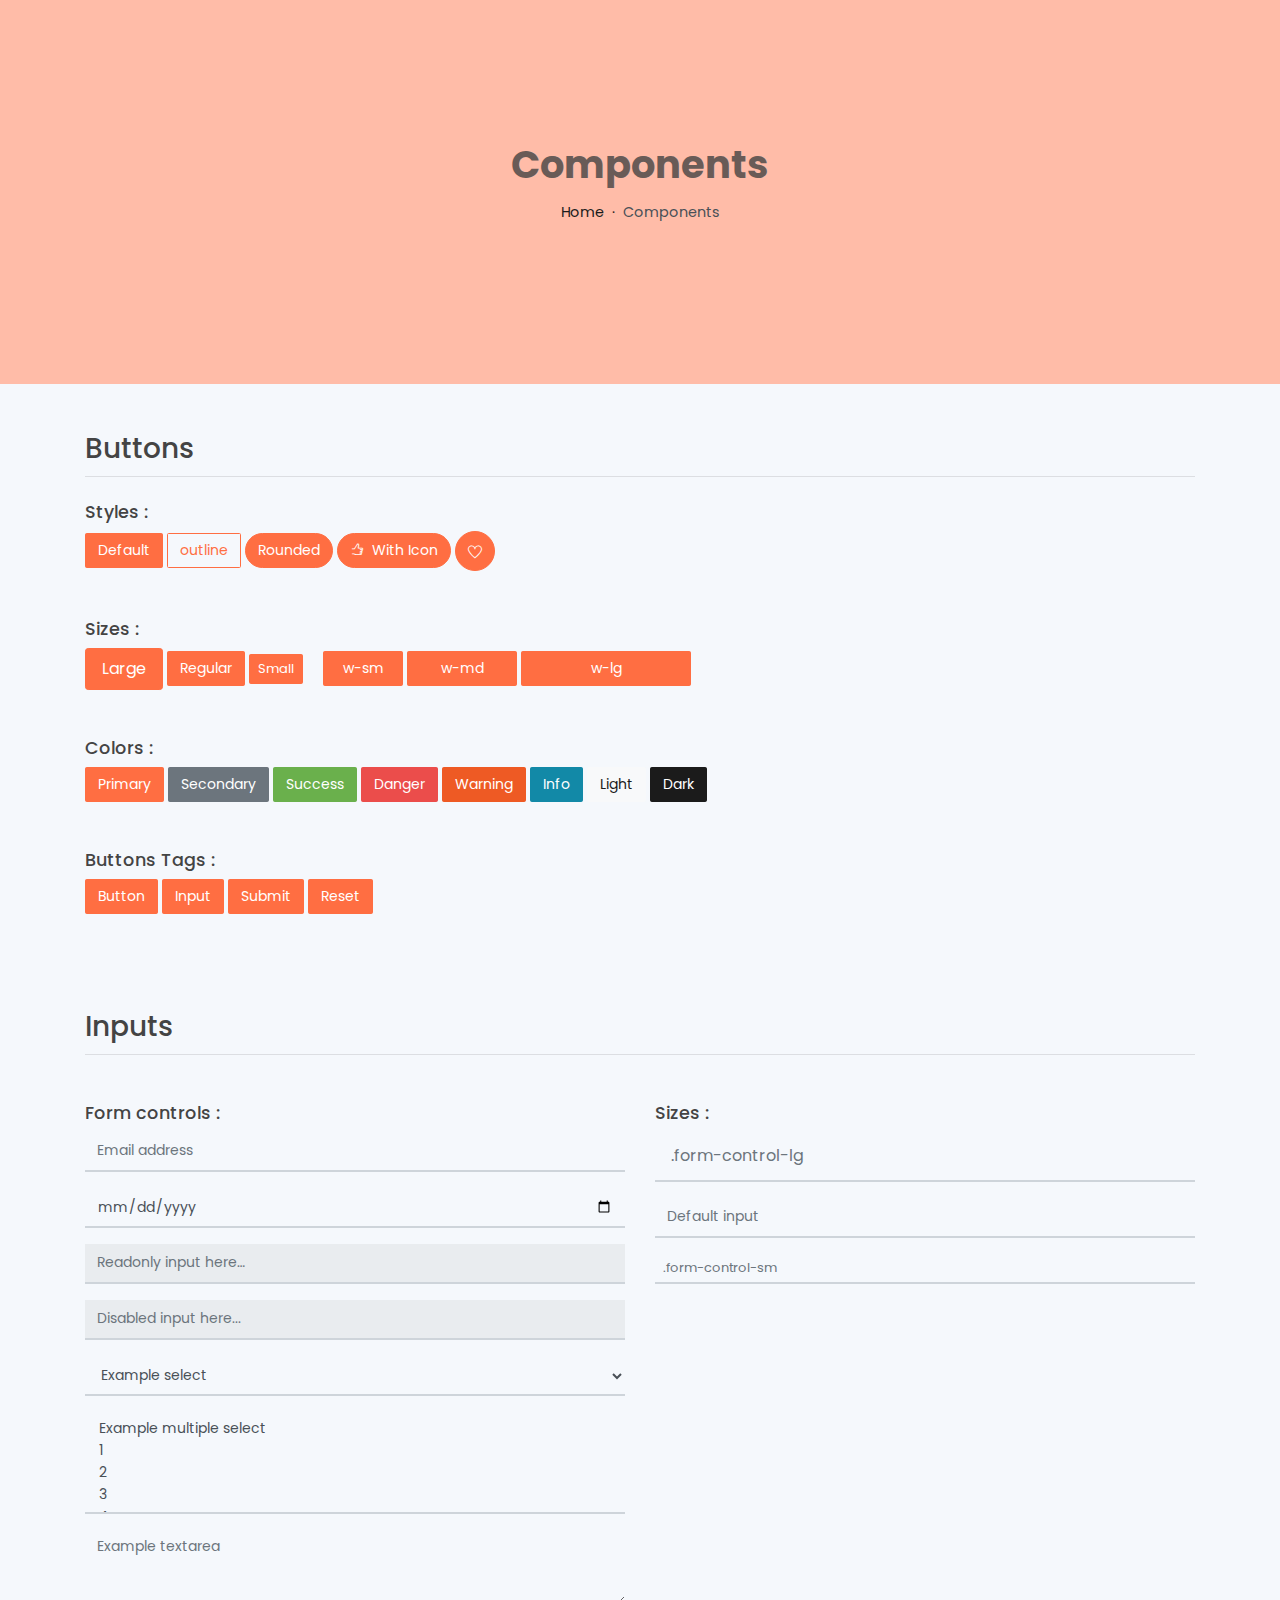
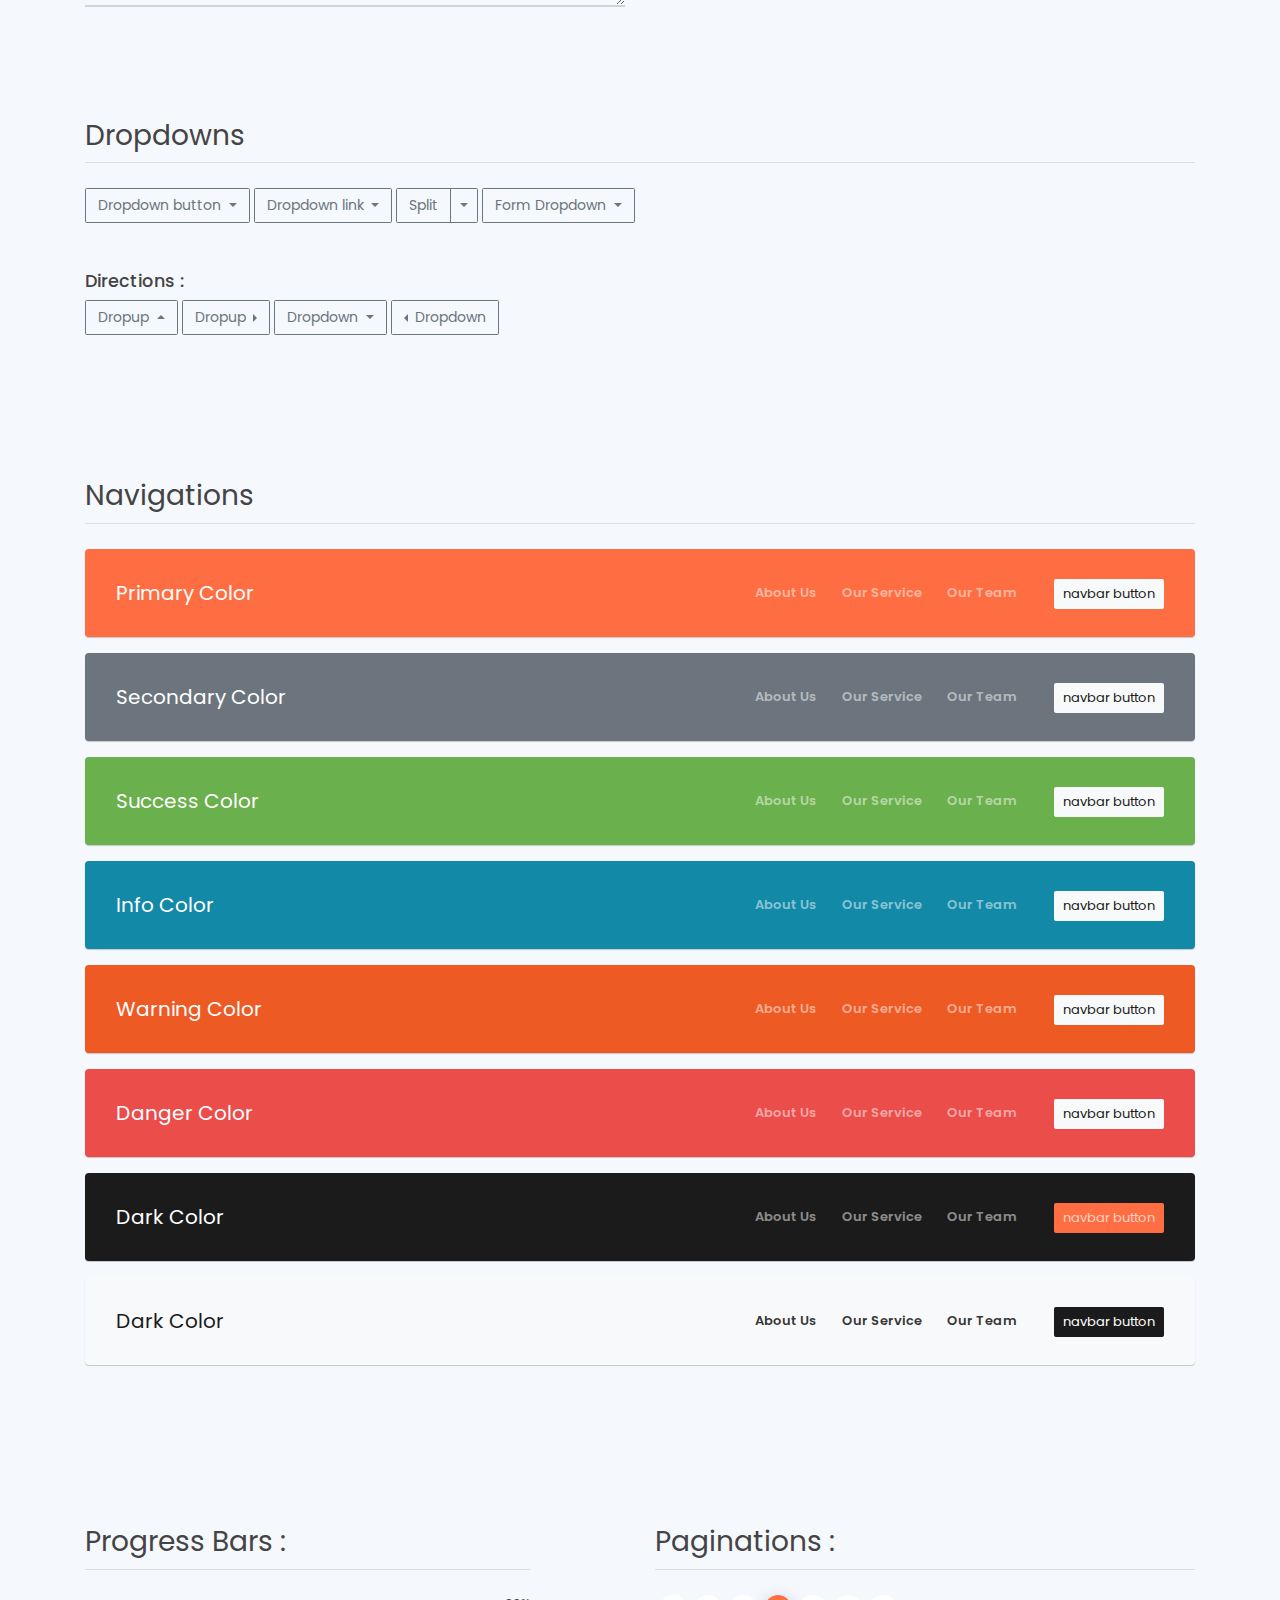
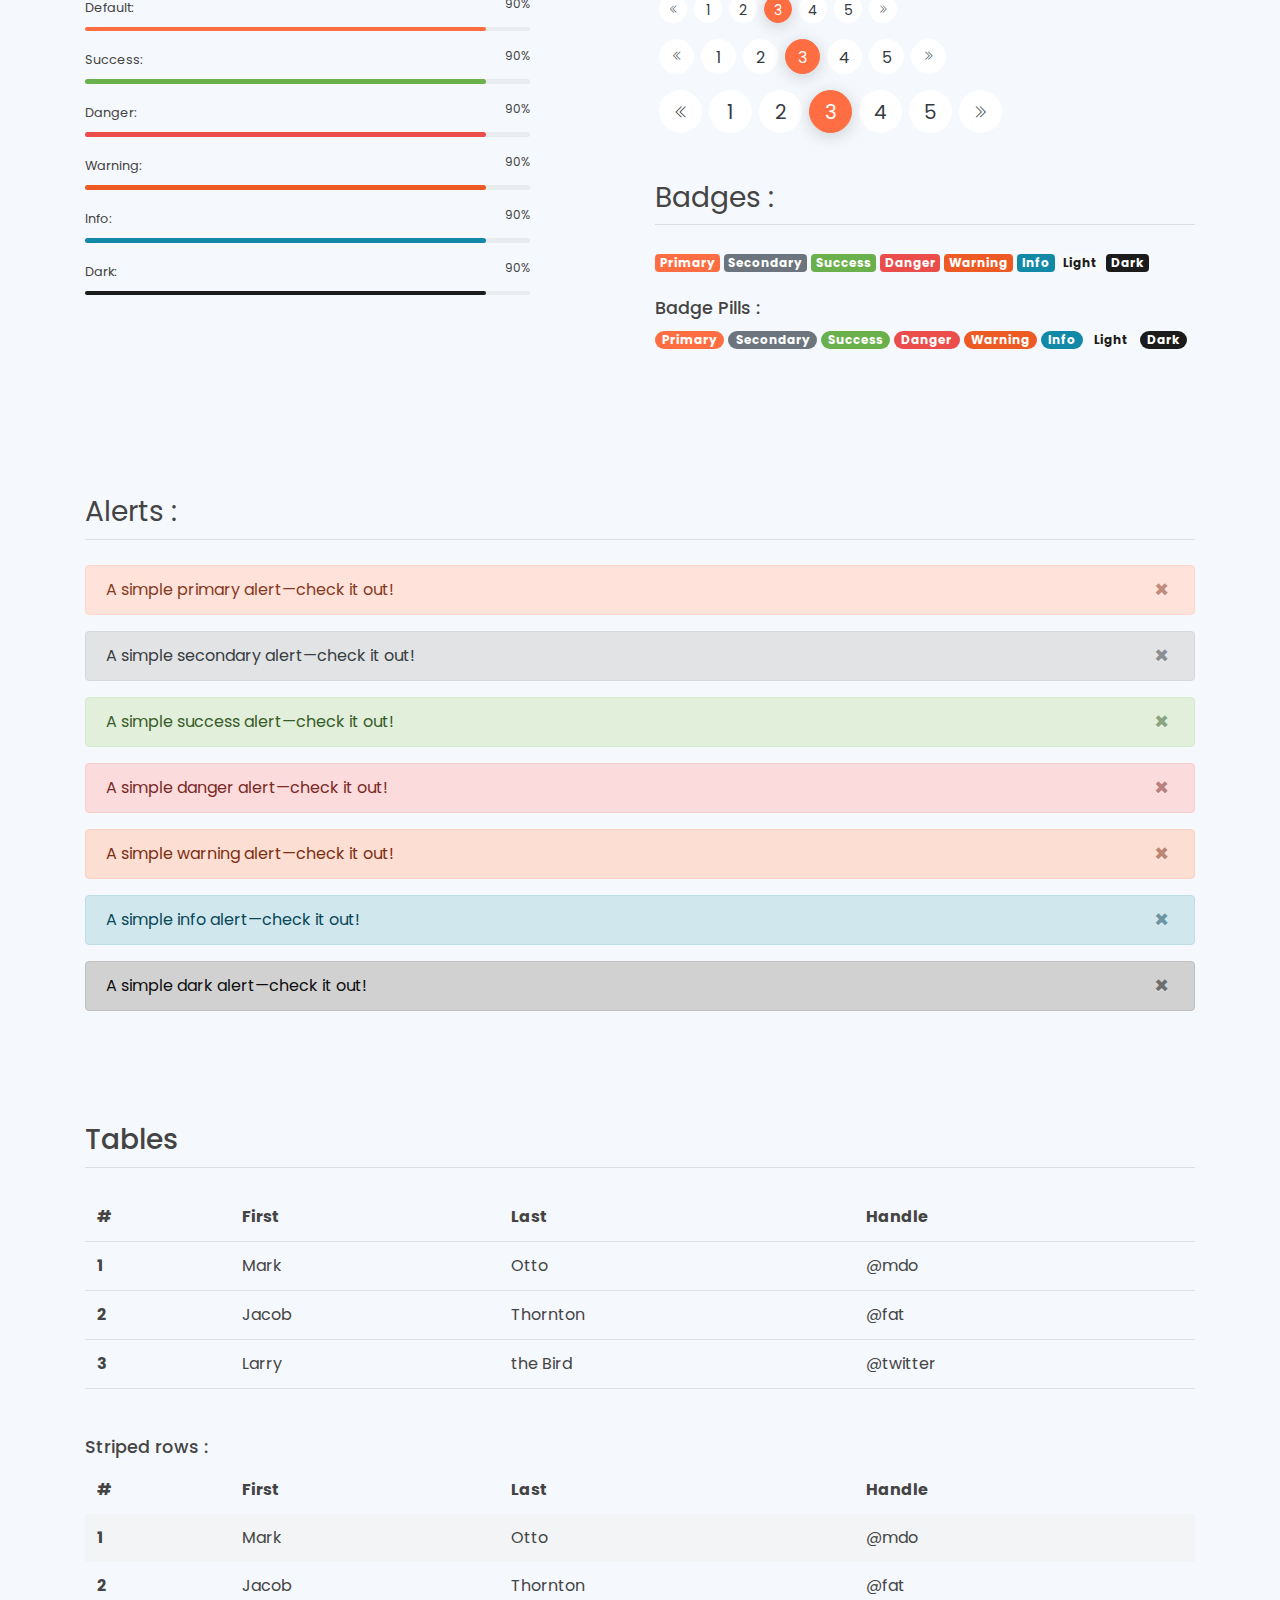
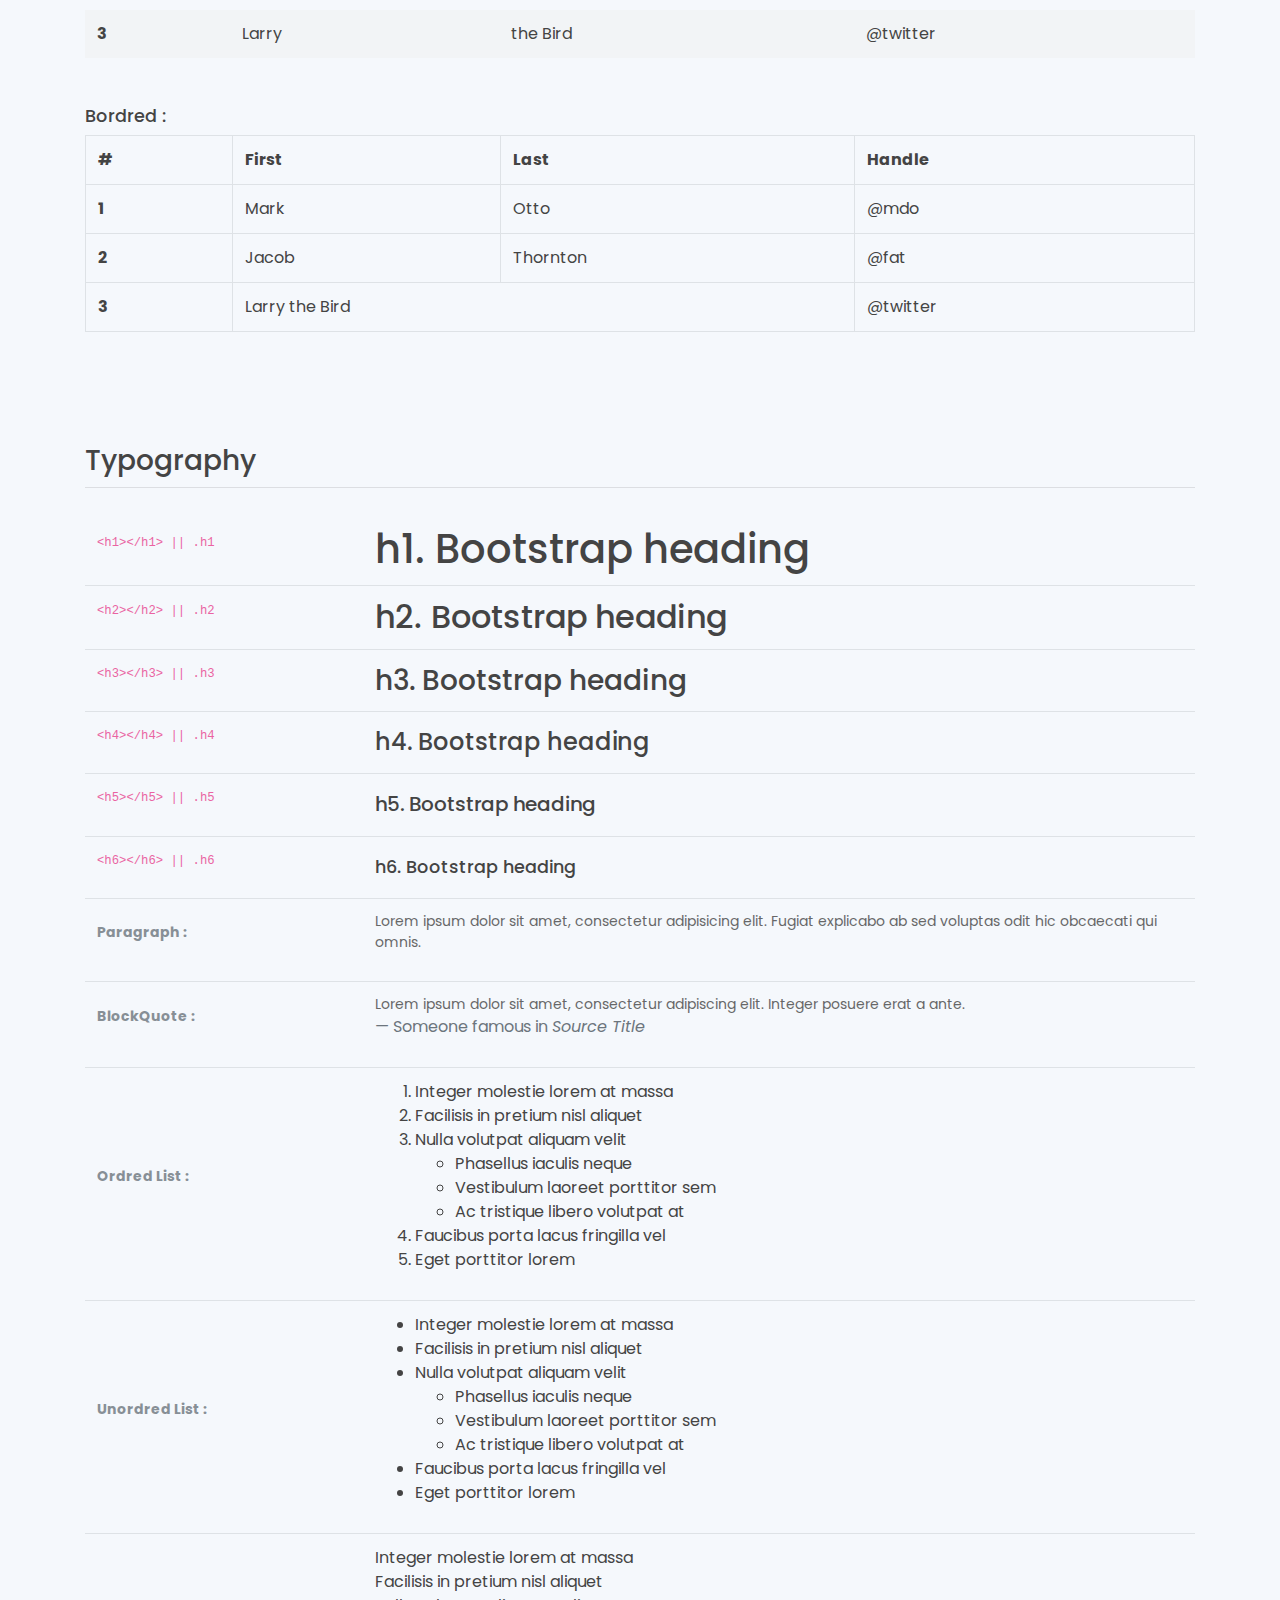
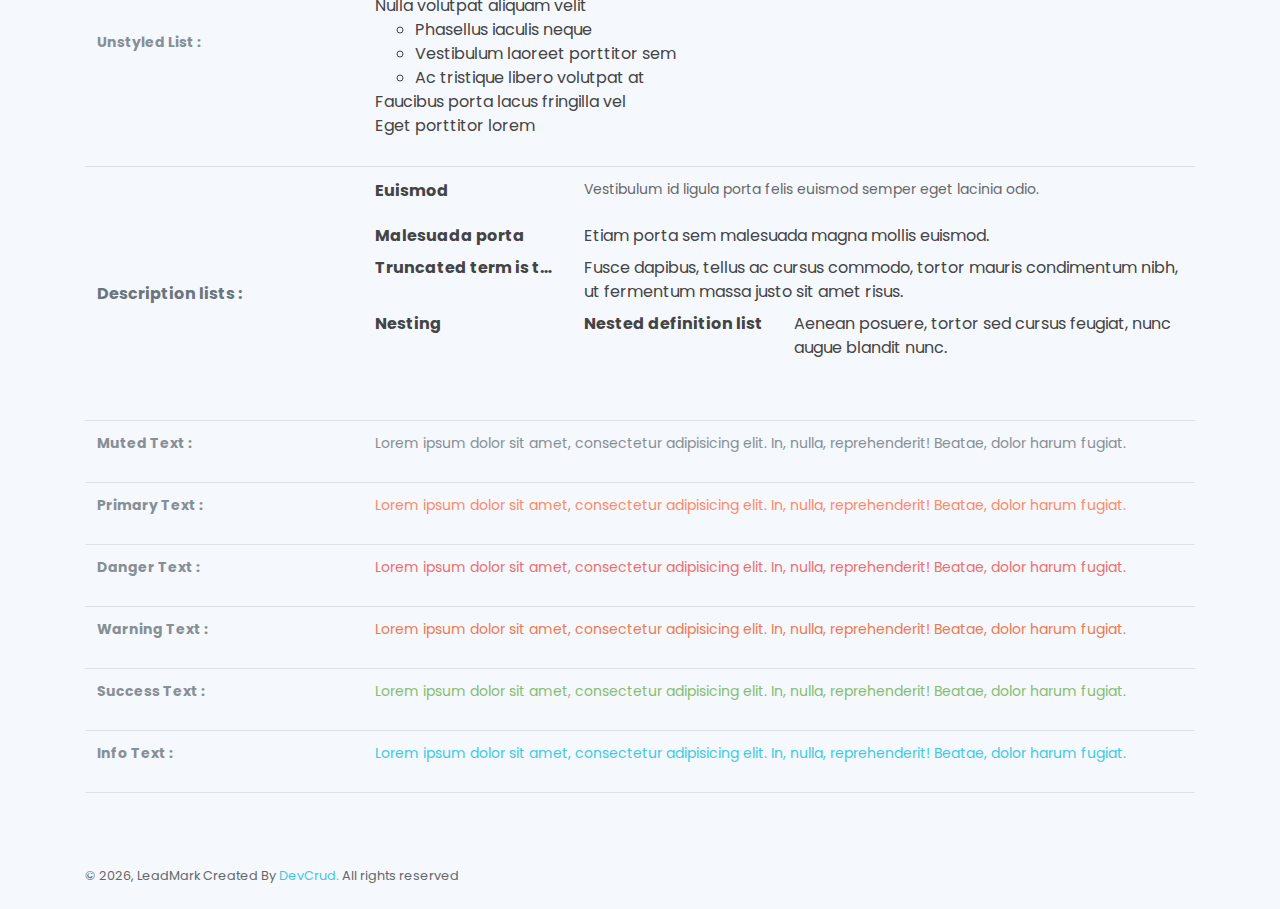
<file: public_html/components.html>
<!DOCTYPE html>
<html lang="en">
<head>
   <meta charset="utf-8">
    <meta name="viewport" content="width=device-width, initial-scale=1, shrink-to-fit=no">
    <meta name="description" content="Start your development with LeadMark landing page.">
    <meta name="author" content="Devcrud">
    <title>LeadMark Landing page | Components</title>
   <!-- font icons -->
   <link rel="stylesheet" href="assets/vendors/themify-icons/css/themify-icons.css">
   <!-- Bootstrap + Steller  -->
   <link rel="stylesheet" href="assets/css/leadmark.css">
</head>
<body>

   <!-- Page Header -->
   <header class="header header-mini"> 
      <div class="header-title">Components</div> 
      <nav aria-label="breadcrumb">
         <ol class="breadcrumb">
            <li class="breadcrumb-item"><a href="/">Home</a></li>
            <li class="breadcrumb-item active" aria-current="page">Components</li>
         </ol>
      </nav>
   </header> <!-- End Of Page Header -->

   <!-- main content -->
   <div class="container">

      <!-- Buttons -->
      <h3 class="mt-5">Buttons</h3>
      <hr>
      <h6 class="section-secondary-title">Styles :</h6>
      <button class="btn btn-primary">Default</button>
      <button class="btn btn-outline-primary">outline</button>
      <button class="btn btn-primary rounded">Rounded</button>
      <button class="btn btn-primary rounded"><i class="ti-thumb-up pr-1"></i> With Icon</button>
      <button class="btn btn-primary circle"><i class="ti-heart"></i></button>

      <h6 class="section-secondary-title mt-5">Sizes :</h6>
      <button class="btn btn-primary btn-lg">Large</button>
      <button class="btn btn-primary ">Regular</button>
      <button class="btn btn-primary btn-sm">Small</button>
      <button class="btn btn-primary w-sm ml-3">w-sm</button>
      <button class="btn btn-primary w-md">w-md</button>
      <button class="btn btn-primary w-lg">w-lg</button>

      <h6 class="section-secondary-title mt-5">Colors :</h6>          
      <button type="button" class="btn btn-primary">Primary</button>
      <button type="button" class="btn btn-secondary">Secondary</button>
      <button type="button" class="btn btn-success">Success</button>
      <button type="button" class="btn btn-danger">Danger</button>
      <button type="button" class="btn btn-warning">Warning</button>
      <button type="button" class="btn btn-info">Info</button>
      <button type="button" class="btn btn-light">Light</button>
      <button type="button" class="btn btn-dark">Dark</button>

      <h6 class="section-secondary-title mt-5">Buttons Tags :</h6>
      <button class="btn btn-primary" type="submit">Button</button>
      <input class="btn btn-primary" type="button" value="Input">
      <input class="btn btn-primary" type="submit" value="Submit">
      <input class="btn btn-primary" type="reset" value="Reset">
      
      <!-- devider -->
      <div class="py-5"></div>

      <!-- Inputs -->
      <h3>Inputs</h3>
      <hr>
      <div class="row mt-5">
         <div class="col-md-6">
            <h6 class="section-secondary-title">Form controls :</h6>        
            <div class="form-group">
               <input type="email" class="form-control" id="exampleFormControlInput1" placeholder="Email address">
            </div>
            <div class="form-group">
               <input type="date" class="form-control" id="exampleFormControlInput1" placeholder="Date">
            </div>
            <div class="form-group">
               <input class="form-control" type="text" placeholder="Readonly input here…" readonly>
            </div>
            <div class="form-group">
               <input class="form-control" id="disabledInput" type="text" placeholder="Disabled input here..." disabled>
            </div>
            <div class="form-group">
               <select class="form-control" id="exampleFormControlSelect1">
                  <option>Example select</option>
                  <option>1</option>
                  <option>2</option>
                  <option>3</option>
                  <option>4</option>
                  <option>5</option>
               </select>
            </div>
            <div class="form-group">
               <select multiple class="form-control" id="exampleFormControlSelect2">
                  <option>Example multiple select</option>
                  <option>1</option>
                  <option>2</option>
                  <option>3</option>
                  <option>4</option>
                  <option>5</option>
               </select>
            </div>
            <div class="form-group">
               <textarea class="form-control" id="exampleFormControlTextarea1" rows="3" placeholder="Example textarea"></textarea>
            </div>
         </div>
         <div class="col-md-6">
            <h6 class="section-secondary-title">Sizes :</h6>    
            <div class="form-group">
               <input class="form-control form-control-lg" type="text" placeholder=".form-control-lg">             
            </div>
            <div class="form-group">
               <input class="form-control" type="text" placeholder="Default input">
            </div>
            <div class="form-group">
               <input class="form-control form-control-sm" type="text" placeholder=".form-control-sm"> 
            </div>
         </div>
      </div> <!-- end of inputs -->   

      <!-- devider -->
      <div class="py-5"></div>             

      <!-- Dropdowns -->
      <h3 class="components-section-title font-weight-normal">Dropdowns</h3>
      <hr>
      <div class="dropdown d-inline-block">
         <button class="btn btn-outline-secondary dropdown-toggle" type="button" id="dropdownMenuButton" data-toggle="dropdown" aria-haspopup="true" aria-expanded="false">
         Dropdown button
         </button>
         <div class="dropdown-menu" aria-labelledby="dropdownMenuButton">
         <a class="dropdown-item" href="#">Action</a>
         <a class="dropdown-item" href="#">Another action</a>
         <a class="dropdown-item" href="#">Something else here</a>
         </div>
      </div>
      <div class="dropdown d-inline-block">
         <a class="btn btn-outline-secondary dropdown-toggle" href="#" role="button" id="dropdownMenuLink" data-toggle="dropdown" aria-haspopup="true" aria-expanded="false">
            Dropdown link
         </a>
         <div class="dropdown-menu" aria-labelledby="dropdownMenuLink">
            <a class="dropdown-item" href="#">Action</a>
            <a class="dropdown-item" href="#">Another action</a>
            <a class="dropdown-item" href="#">Something else here</a>
         </div>
      </div>
      <div class="btn-group">
         <button type="button" class="btn btn-outline-secondary">Split</button>
         <button type="button" class="btn btn-outline-secondary dropdown-toggle dropdown-toggle-split" data-toggle="dropdown" aria-haspopup="true" aria-expanded="false">
         <span class="sr-only">Toggle Dropdown</span>
         </button>
         <div class="dropdown-menu">
            <a class="dropdown-item" href="#">Action</a>
            <a class="dropdown-item" href="#">Another action</a>
            <a class="dropdown-item" href="#">Something else here</a>
            <div class="dropdown-divider"></div>
            <a class="dropdown-item" href="#">Separated link</a>
         </div>
      </div>
      <div class="btn-group">
         <button class="btn btn-outline-secondary dropdown-toggle" type="button" id="dropdownMenuButton" data-toggle="dropdown" aria-haspopup="true" aria-expanded="false">
            Form Dropdown
         </button>
         <div class="dropdown-menu form">
            <form class="px-4 py-3">
               <div class="form-group">
                  <input type="email" class="form-control" id="exampleDropdownFormEmail1" placeholder="email@example.com">
               </div>
               <div class="form-group">
                  <input type="password" class="form-control" id="exampleDropdownFormPassword1" placeholder="Password">
               </div>
               <div class="form-check mb-3">
                  <input type="checkbox" class="form-check-input" id="dropdownCheck">
                  <label class="form-check-label" for="dropdownCheck">
                     Remember me
                  </label>
               </div>
               <button type="submit" class="btn btn-primary btn-block">Sign in</button>
            </form>
            <div class="dropdown-divider"></div>
            <a class="dropdown-item" href="#"><small>New around here? Sign up</small></a>
            <a class="dropdown-item" href="#"><small>Forgot password?</small></a>
         </div>
      </div>       
      <h6 class="section-secondary-title mt-5">Directions :</h6>  
      <div class="btn-group dropup">
         <button type="button" class="btn btn-outline-secondary dropdown-toggle" data-toggle="dropdown" aria-haspopup="true" aria-expanded="false">
            Dropup
         </button>
         <div class="dropdown-menu">
            <a class="dropdown-item" href="#">Action</a>
            <a class="dropdown-item" href="#">Another action</a>
            <a class="dropdown-item" href="#">Something else here</a>
            <div class="dropdown-divider"></div>
            <a class="dropdown-item" href="#">Separated link</a>
         </div>
      </div>
      <div class="btn-group dropright">
         <button type="button" class="btn btn-outline-secondary dropdown-toggle" data-toggle="dropdown" aria-haspopup="true" aria-expanded="false">
            Dropup
         </button>
         <div class="dropdown-menu">
            <a class="dropdown-item" href="#">Action</a>
            <a class="dropdown-item" href="#">Another action</a>
            <a class="dropdown-item" href="#">Something else here</a>
            <div class="dropdown-divider"></div>
            <a class="dropdown-item" href="#">Separated link</a>
         </div>
      </div>
      <div class="btn-group">
         <button type="button" class="btn btn-outline-secondary dropdown-toggle" data-toggle="dropdown" aria-haspopup="true" aria-expanded="false">
            Dropdown
         </button>
         <div class="dropdown-menu">
            <a class="dropdown-item" href="#">Action</a>
            <a class="dropdown-item" href="#">Another action</a>
            <a class="dropdown-item" href="#">Something else here</a>
            <div class="dropdown-divider"></div>
            <a class="dropdown-item" href="#">Separated link</a>
         </div>
      </div>
      <div class="btn-group dropleft">
         <button type="button" class="btn btn-outline-secondary dropdown-toggle" data-toggle="dropdown" aria-haspopup="true" aria-expanded="false">
            Dropdown
         </button>
         <div class="dropdown-menu">
            <a class="dropdown-item" href="#">Action</a>
            <a class="dropdown-item" href="#">Another action</a>
            <a class="dropdown-item" href="#">Something else here</a>
            <div class="dropdown-divider"></div>
            <a class="dropdown-item" href="#">Separated link</a>
         </div>
      </div> <!-- end of Dropdowns -->  

      <!-- devider -->
      <div class="py-5"></div>   

      <!-- navbars -->
      <h3 class="components-section-title font-weight-normal mt-5">Navigations</h3>
      <hr>
      <nav class="navbar navbar-expand-sm navbar-dark bg-primary rounded shadow mb-3">
         <div class="container">
            <a class="navbar-brand" href="#">Primary Color</a>
            <button class="navbar-toggler ml-auto" type="button" data-toggle="collapse" data-target="#navbarSupportedContent" aria-controls="navbarSupportedContent" aria-expanded="false" aria-label="Toggle navigation">
            <span class="navbar-toggler-icon"></span>
            </button>
            <div class="collapse navbar-collapse" id="navbarSupportedContent">
               <ul class="navbar-nav ml-auto"> 
                  <li class="nav-item">
                     <a class="nav-link" href="#about">About Us</a>
                  </li>
                  <li class="nav-item">
                     <a class="nav-link" href="#service">Our Service</a>
                  </li>
                  <li class="nav-item">
                     <a class="nav-link" href="#team">Our Team</a>
                  </li>
                  <li class="nav-item">
                     <a href="#book-table" class="ml-4 mt-1 btn btn-light btn-sm">navbar button</a>
                  </li>
               </ul>                       
            </div>
         </div>
      </nav>
      <nav class="navbar navbar-expand-sm navbar-dark bg-secondary rounded shadow mb-3">
         <div class="container">
            <a class="navbar-brand" href="#">Secondary Color</a>
            <button class="navbar-toggler ml-auto" type="button" data-toggle="collapse" data-target="#navbarSupportedContent" aria-controls="navbarSupportedContent" aria-expanded="false" aria-label="Toggle navigation">
            <span class="navbar-toggler-icon"></span>
            </button>
            <div class="collapse navbar-collapse" id="navbarSupportedContent">
               <ul class="navbar-nav ml-auto"> 
                  <li class="nav-item">
                     <a class="nav-link" href="#about">About Us</a>
                  </li>
                  <li class="nav-item">
                     <a class="nav-link" href="#service">Our Service</a>
                  </li>
                  <li class="nav-item">
                     <a class="nav-link" href="#team">Our Team</a>
                  </li>
                  <li class="nav-item">
                     <a href="#book-table" class="ml-4 mt-1 btn btn-light btn-sm">navbar button</a>
                  </li>
               </ul>                       
            </div>
         </div>
      </nav>
      <nav class="navbar navbar-expand-sm navbar-dark bg-success rounded shadow mb-3">
         <div class="container">
            <a class="navbar-brand" href="#">Success Color</a>
            <button class="navbar-toggler ml-auto" type="button" data-toggle="collapse" data-target="#navbarSupportedContent" aria-controls="navbarSupportedContent" aria-expanded="false" aria-label="Toggle navigation">
            <span class="navbar-toggler-icon"></span>
            </button>
            <div class="collapse navbar-collapse" id="navbarSupportedContent">
               <ul class="navbar-nav ml-auto"> 
                  <li class="nav-item">
                     <a class="nav-link" href="#about">About Us</a>
                  </li>
                  <li class="nav-item">
                     <a class="nav-link" href="#service">Our Service</a>
                  </li>
                  <li class="nav-item">
                     <a class="nav-link" href="#team">Our Team</a>
                  </li>
                  <li class="nav-item">
                     <a href="#book-table" class="ml-4 mt-1 btn btn-light btn-sm">navbar button</a>
                  </li>
               </ul>                       
            </div>
         </div>
      </nav>
      <nav class="navbar navbar-expand-sm navbar-dark bg-info rounded shadow mb-3">
         <div class="container">
            <a class="navbar-brand" href="#">Info Color</a>
            <button class="navbar-toggler ml-auto" type="button" data-toggle="collapse" data-target="#navbarSupportedContent" aria-controls="navbarSupportedContent" aria-expanded="false" aria-label="Toggle navigation">
            <span class="navbar-toggler-icon"></span>
            </button>
            <div class="collapse navbar-collapse" id="navbarSupportedContent">
               <ul class="navbar-nav ml-auto"> 
                  <li class="nav-item">
                     <a class="nav-link" href="#about">About Us</a>
                  </li>
                  <li class="nav-item">
                     <a class="nav-link" href="#service">Our Service</a>
                  </li>
                  <li class="nav-item">
                     <a class="nav-link" href="#team">Our Team</a>
                  </li>
                  <li class="nav-item">
                     <a href="#book-table" class="ml-4 mt-1 btn btn-light btn-sm">navbar button</a>
                  </li>
               </ul>                       
            </div>
         </div>
      </nav>
      <nav class="navbar navbar-expand-sm navbar-dark bg-warning rounded shadow mb-3">
         <div class="container">
            <a class="navbar-brand" href="#">Warning Color</a>
            <button class="navbar-toggler ml-auto" type="button" data-toggle="collapse" data-target="#navbarSupportedContent" aria-controls="navbarSupportedContent" aria-expanded="false" aria-label="Toggle navigation">
            <span class="navbar-toggler-icon"></span>
            </button>
            <div class="collapse navbar-collapse" id="navbarSupportedContent">
               <ul class="navbar-nav ml-auto"> 
                  <li class="nav-item">
                     <a class="nav-link" href="#about">About Us</a>
                  </li>
                  <li class="nav-item">
                     <a class="nav-link" href="#service">Our Service</a>
                  </li>
                  <li class="nav-item">
                     <a class="nav-link" href="#team">Our Team</a>
                  </li>
                  <li class="nav-item">
                     <a href="#book-table" class="ml-4 mt-1 btn btn-light btn-sm">navbar button</a>
                  </li>
               </ul>                       
            </div>
         </div>
      </nav>
      <nav class="navbar navbar-expand-sm navbar-dark bg-danger rounded shadow mb-3">
         <div class="container">
            <a class="navbar-brand" href="#">Danger Color</a>
            <button class="navbar-toggler ml-auto" type="button" data-toggle="collapse" data-target="#navbarSupportedContent" aria-controls="navbarSupportedContent" aria-expanded="false" aria-label="Toggle navigation">
            <span class="navbar-toggler-icon"></span>
            </button>
            <div class="collapse navbar-collapse" id="navbarSupportedContent">
               <ul class="navbar-nav ml-auto"> 
                  <li class="nav-item">
                     <a class="nav-link" href="#about">About Us</a>
                  </li>
                  <li class="nav-item">
                     <a class="nav-link" href="#service">Our Service</a>
                  </li>
                  <li class="nav-item">
                     <a class="nav-link" href="#team">Our Team</a>
                  </li>
                  <li class="nav-item">
                     <a href="#book-table" class="ml-4 mt-1 btn btn-light btn-sm">navbar button</a>
                  </li>
               </ul>                       
            </div>
         </div>
      </nav>
      <nav class="navbar navbar-expand-sm navbar-dark bg-dark rounded shadow mb-3">
         <div class="container">
            <a class="navbar-brand" href="#">Dark Color</a>
            <button class="navbar-toggler ml-auto" type="button" data-toggle="collapse" data-target="#navbarSupportedContent" aria-controls="navbarSupportedContent" aria-expanded="false" aria-label="Toggle navigation">
            <span class="navbar-toggler-icon"></span>
            </button>
            <div class="collapse navbar-collapse" id="navbarSupportedContent">
               <ul class="navbar-nav ml-auto"> 
                  <li class="nav-item">
                     <a class="nav-link" href="#about">About Us</a>
                  </li>
                  <li class="nav-item">
                     <a class="nav-link" href="#service">Our Service</a>
                  </li>
                  <li class="nav-item">
                     <a class="nav-link" href="#team">Our Team</a>
                  </li>
                  <li class="nav-item">
                     <a href="#book-table" class="ml-4 mt-1 btn btn-primary btn-sm">navbar button</a>
                  </li>
               </ul>                       
            </div>
         </div>
      </nav>
      <nav class="navbar navbar-expand-sm navbar-light bg-light rounded shadow mb-3">
         <div class="container">
            <a class="navbar-brand" href="#">Dark Color</a>
            <button class="navbar-toggler ml-auto" type="button" data-toggle="collapse" data-target="#navbarSupportedContent" aria-controls="navbarSupportedContent" aria-expanded="false" aria-label="Toggle navigation">
            <span class="navbar-toggler-icon"></span>
            </button>
            <div class="collapse navbar-collapse" id="navbarSupportedContent">
               <ul class="navbar-nav ml-auto"> 
                  <li class="nav-item">
                     <a class="nav-link" href="#about">About Us</a>
                  </li>
                  <li class="nav-item">
                     <a class="nav-link" href="#service">Our Service</a>
                  </li>
                  <li class="nav-item">
                     <a class="nav-link" href="#team">Our Team</a>
                  </li>
                  <li class="nav-item">
                     <a href="#book-table" class="ml-4 mt-1 btn btn-dark btn-sm">navbar button</a>
                  </li>
               </ul>                       
            </div>
         </div>
      </nav>
      <!-- End of navbars -->

      <!-- devider -->
      <div class="py-5"></div>   
      
      <!-- progress bars -->
      <div class="row justify-content-between">
         <div class="col-md-5">
            <h3 class="components-section-title font-weight-normal mt-5">Progress Bars :</h3>
            <hr>
            <small>Default: </small>
            <div class="progress mt-2 mb-3">
               <div class="progress-bar" role="progressbar" style="width: 90%" aria-valuenow="25" aria-valuemin="0" aria-valuemax="100"><span>90%</span></div>
            </div>
            <small>Success:</small>
            <div class="progress mt-2 mb-3">
               <div class="progress-bar bg-success" role="progressbar" style="width: 90%" aria-valuenow="25" aria-valuemin="0" aria-valuemax="100"><span>90%</span></div>
            </div>
            <small>Danger:</small>
            <div class="progress mt-2 mb-3">
               <div class="progress-bar bg-danger" role="progressbar" style="width: 90%" aria-valuenow="25" aria-valuemin="0" aria-valuemax="100"><span>90%</span></div>
            </div>
            <small>Warning:</small>
            <div class="progress mt-2 mb-3">
               <div class="progress-bar bg-warning" role="progressbar" style="width: 90%" aria-valuenow="25" aria-valuemin="0" aria-valuemax="100"><span>90%</span></div>
            </div>
            <small>Info:</small>
            <div class="progress mt-2 mb-3">
               <div class="progress-bar bg-info" role="progressbar" style="width: 90%" aria-valuenow="25" aria-valuemin="0" aria-valuemax="100"><span>90%</span></div>
            </div>
            <small>Dark:</small>
            <div class="progress mt-2 mb-3">
               <div class="progress-bar bg-dark" role="progressbar" style="width: 90%" aria-valuenow="25" aria-valuemin="0" aria-valuemax="100"><span>90%</span></div>
            </div>
         </div>
         <div class="col-md-6">
            <h3 class="components-section-title font-weight-normal mt-5">Paginations :</h3>
            <hr>
            <nav aria-label="Page navigation example">
               <ul class="pagination pagination-sm">
                  <li class="page-item"><a class="page-link" href="#"><i class="ti-angle-double-left"></i></a></li>
                  <li class="page-item"><a class="page-link" href="#">1</a></li>
                  <li class="page-item"><a class="page-link" href="#">2</a></li>
                  <li class="page-item active"><a class="page-link" href="#">3</a></li>
                  <li class="page-item"><a class="page-link" href="#">4</a></li>
                  <li class="page-item"><a class="page-link" href="#">5</a></li>
                  <li class="page-item"><a class="page-link" href="#"><i class="ti-angle-double-right"></i></a></li>
               </ul>
            </nav>
            <nav aria-label="Page navigation example">
               <ul class="pagination">
               <li class="page-item"><a class="page-link" href="#"><i class="ti-angle-double-left"></i></a></li>
                  <li class="page-item"><a class="page-link" href="#">1</a></li>
                  <li class="page-item"><a class="page-link" href="#">2</a></li>
                  <li class="page-item active"><a class="page-link" href="#">3</a></li>
                  <li class="page-item"><a class="page-link" href="#">4</a></li>
                  <li class="page-item"><a class="page-link" href="#">5</a></li>
                  <li class="page-item"><a class="page-link" href="#"><i class="ti-angle-double-right"></i></a></li>
               </ul>
            </nav>
            <nav aria-label="Page navigation example">
               <ul class="pagination pagination-lg">
                  <li class="page-item"><a class="page-link" href="#"><i class="ti-angle-double-left"></i></a></li>
                  <li class="page-item"><a class="page-link" href="#">1</a></li>
                  <li class="page-item"><a class="page-link" href="#">2</a></li>
                  <li class="page-item active"><a class="page-link" href="#">3</a></li>
                  <li class="page-item"><a class="page-link" href="#">4</a></li>
                  <li class="page-item"><a class="page-link" href="#">5</a></li>
                  <li class="page-item"><a class="page-link" href="#"><i class="ti-angle-double-right"></i></a></li>
               </ul>
            </nav>

            <!-- Badges -->
            <h3 class="components-section-title font-weight-normal mt-5">Badges :</h3>
            <hr>
            <span class="badge badge-primary">Primary</span>
            <span class="badge badge-secondary">Secondary</span>
            <span class="badge badge-success">Success</span>
            <span class="badge badge-danger">Danger</span>
            <span class="badge badge-warning">Warning</span>
            <span class="badge badge-info">Info</span>
            <span class="badge badge-light">Light</span>
            <span class="badge badge-dark">Dark</span>
            <h6 class="section-secondary-title mt-4 mb-2">Badge Pills :</h6>
            <span class="badge badge-pill badge-primary">Primary</span>
            <span class="badge badge-pill badge-secondary">Secondary</span>
            <span class="badge badge-pill badge-success">Success</span>
            <span class="badge badge-pill badge-danger">Danger</span>
            <span class="badge badge-pill badge-warning">Warning</span>
            <span class="badge badge-pill badge-info">Info</span>
            <span class="badge badge-pill badge-light">Light</span>
            <span class="badge badge-pill badge-dark">Dark</span>
         </div>
      </div> <!-- End of Progress bars -->

      <!-- devider -->
      <div class="py-5"></div>  

      <!-- Alerts -->
      <h3 class="components-section-title font-weight-normal mt-5">Alerts :</h3>
      <hr>
      <div class="alert alert-primary alert-dismissible fade show" role="alert">
         A simple primary alert—check it out!
         <button type="button" class="close" data-dismiss="alert" aria-label="Close">
            <span aria-hidden="true">&times;</span>
         </button>
      </div>
      <div class="alert alert-secondary alert-dismissible fade show" role="alert">
         A simple secondary alert—check it out!
         <button type="button" class="close" data-dismiss="alert" aria-label="Close">
            <span aria-hidden="true">&times;</span>
         </button>
      </div>
      <div class="alert alert-success alert-dismissible fade show" role="alert">
         A simple success alert—check it out!
         <button type="button" class="close" data-dismiss="alert" aria-label="Close">
            <span aria-hidden="true">&times;</span>
         </button>
      </div>
      <div class="alert alert-danger alert-dismissible fade show" role="alert">
         A simple danger alert—check it out!
         <button type="button" class="close" data-dismiss="alert" aria-label="Close">
            <span aria-hidden="true">&times;</span>
         </button>
      </div>
      <div class="alert alert-warning alert-dismissible fade show" role="alert">
         A simple warning alert—check it out!
         <button type="button" class="close" data-dismiss="alert" aria-label="Close">
            <span aria-hidden="true">&times;</span>
         </button>
      </div>
      <div class="alert alert-info alert-dismissible fade show" role="alert">
         A simple info alert—check it out!
         <button type="button" class="close" data-dismiss="alert" aria-label="Close">
            <span aria-hidden="true">&times;</span>
         </button>
      </div>
      <div class="alert alert-dark alert-dismissible fade show" role="alert">
         A simple dark alert—check it out!
         <button type="button" class="close" data-dismiss="alert" aria-label="Close">
            <span aria-hidden="true">&times;</span>
         </button>
      </div>
      <!-- end of alerts -->

      <!-- devider -->
      <div class="py-5"></div> 
   
      <!-- tables -->
      <h3 class="components-section-title">Tables</h3>
      <hr>
      <table class="table">
         <thead>
            <tr>
               <th scope="col">#</th>
               <th scope="col">First</th>
               <th scope="col">Last</th>
               <th scope="col">Handle</th>
            </tr>
         </thead>
         <tbody>
            <tr>
               <th scope="row">1</th>
               <td>Mark</td>
               <td>Otto</td>
               <td>@mdo</td>
            </tr>
            <tr>
               <th scope="row">2</th>
               <td>Jacob</td>
               <td>Thornton</td>
               <td>@fat</td>
            </tr>
            <tr>
               <th scope="row">3</th>
               <td>Larry</td>
               <td>the Bird</td>
               <td>@twitter</td>
            </tr>
         </tbody>
      </table>

      <h6 class="section-secondary-title mt-5">Striped rows :</h6>
      <table class="table table-striped">
         <thead>
            <tr>
               <th scope="col">#</th>
               <th scope="col">First</th>
               <th scope="col">Last</th>
               <th scope="col">Handle</th>
            </tr>
         </thead>
         <tbody>
            <tr>
               <th scope="row">1</th>
               <td>Mark</td>
               <td>Otto</td>
               <td>@mdo</td>
            </tr>
            <tr>
               <th scope="row">2</th>
               <td>Jacob</td>
               <td>Thornton</td>
               <td>@fat</td>
            </tr>
            <tr>
               <th scope="row">3</th>
               <td>Larry</td>
               <td>the Bird</td>
               <td>@twitter</td>
            </tr>
         </tbody>
      </table>

      <h6 class="section-secondary-title mt-5">Bordred :</h6>
      <table class="table table-bordered">
         <thead>
            <tr>
               <th scope="col">#</th>
               <th scope="col">First</th>
               <th scope="col">Last</th>
               <th scope="col">Handle</th>
            </tr>
         </thead>
         <tbody>
            <tr>
               <th scope="row">1</th>
               <td>Mark</td>
               <td>Otto</td>
               <td>@mdo</td>
            </tr>
            <tr>
               <th scope="row">2</th>
               <td>Jacob</td>
               <td>Thornton</td>
               <td>@fat</td>
            </tr>
            <tr>
               <th scope="row">3</th>
               <td colspan="2">Larry the Bird</td>
               <td>@twitter</td>
            </tr>
         </tbody>
      </table>
      <!-- end of tables -->

      <!-- devider -->
      <div class="py-5"></div> 

      <!-- typography -->
      <h3 class="components-section-title">Typography</h3>
      <hr>
      <table class="table table-borderless v-align-center">
         <tbody>
            <tr>
               <td>
                  <p><code class="highlighter-rouge">&lt;h1&gt;&lt;/h1&gt; || .h1</code></p>
               </td>
               <td class="w-75"><span class="h1">h1. Bootstrap heading</span></td>
            </tr>
            <tr>
               <td>
                  <p><code class="highlighter-rouge">&lt;h2&gt;&lt;/h2&gt; || .h2</code></p>
               </td>
               <td><span class="h2">h2. Bootstrap heading</span></td>
            </tr>
            <tr>
               <td>
                  <p><code class="highlighter-rouge">&lt;h3&gt;&lt;/h3&gt; || .h3</code></p>
               </td>
               <td><span class="h3">h3. Bootstrap heading</span></td>
            </tr>
            <tr>
               <td>
                  <p><code class="highlighter-rouge">&lt;h4&gt;&lt;/h4&gt; || .h4</code></p>
               </td>
               <td><span class="h4">h4. Bootstrap heading</span></td>
            </tr>
            <tr>
               <td>
                  <p><code class="highlighter-rouge">&lt;h5&gt;&lt;/h5&gt; || .h5</code></p>
               </td>
               <td><span class="h5">h5. Bootstrap heading</span></td>
            </tr>
            <tr>
               <td>
                  <p><code class="highlighter-rouge">&lt;h6&gt;&lt;/h6&gt; || .h6</code></p>
               </td>
               <td><span class="h6">h6. Bootstrap heading</span></td>
            </tr>
            <tr>
               <td>
                  <p class="font-weight-bold text-muted">Paragraph :</p>
               </td>
               <td><p>Lorem ipsum dolor sit amet, consectetur adipisicing elit. Fugiat explicabo ab sed voluptas odit hic obcaecati qui omnis.</p></td>
            </tr>
            <tr>
               <td>
                  <p class="font-weight-bold text-muted">BlockQuote :</p>
               </td>
               <td>
                  <blockquote class="blockquote">
                     <p class="mb-0">Lorem ipsum dolor sit amet, consectetur adipiscing elit. Integer posuere erat a ante.</p>
                     <footer class="blockquote-footer">Someone famous in <cite title="Source Title">Source Title</cite></footer>
                  </blockquote>
               </td>
            </tr>

            <tr>
               <td><p class="font-weight-bold text-muted">Ordred List :</p></td>
               <td>
                  <ol>
                     <li>Integer molestie lorem at massa</li>
                     <li>Facilisis in pretium nisl aliquet</li>
                     <li>Nulla volutpat aliquam velit
                        <ul>
                           <li>Phasellus iaculis neque</li>
                           <li>Vestibulum laoreet porttitor sem</li>
                           <li>Ac tristique libero volutpat at</li>
                        </ul>
                     </li>
                     <li>Faucibus porta lacus fringilla vel</li>
                     <li>Eget porttitor lorem</li>
                  </ol>
               </td>
            </tr>
            <tr>
               <td><p class="font-weight-bold text-muted">Unordred List :</p></td>
               <td>
                  <ul >
                     <li>Integer molestie lorem at massa</li>
                     <li>Facilisis in pretium nisl aliquet</li>
                     <li>Nulla volutpat aliquam velit
                        <ul>
                           <li>Phasellus iaculis neque</li>
                           <li>Vestibulum laoreet porttitor sem</li>
                           <li>Ac tristique libero volutpat at</li>
                        </ul>
                     </li>
                     <li>Faucibus porta lacus fringilla vel</li>
                     <li>Eget porttitor lorem</li>
                  </ul>
               </td>
            </tr>
            <tr>
               <td><p class="font-weight-bold text-muted">Unstyled List :</p></td>
               <td>
                  <ul class="list-unstyled">
                     <li>Integer molestie lorem at massa</li>
                     <li>Facilisis in pretium nisl aliquet</li>
                     <li>Nulla volutpat aliquam velit
                        <ul>
                           <li>Phasellus iaculis neque</li>
                           <li>Vestibulum laoreet porttitor sem</li>
                           <li>Ac tristique libero volutpat at</li>
                        </ul>
                     </li>
                     <li>Faucibus porta lacus fringilla vel</li>
                     <li>Eget porttitor lorem</li>
                  </ul>
               </td>
            </tr>
            <tr>
               <td class="font-weight-bold text-muted">Description lists : </td>
               <td>
                  <dl class="row">
                     <dt class="col-sm-3">Euismod</dt>
                     <dd class="col-sm-9">
                        <p>Vestibulum id ligula porta felis euismod semper eget lacinia odio.</p>
                     </dd>

                     <dt class="col-sm-3">Malesuada porta</dt>
                     <dd class="col-sm-9">Etiam porta sem malesuada magna mollis euismod.</dd>

                     <dt class="col-sm-3 text-truncate">Truncated term is truncated</dt>
                     <dd class="col-sm-9">Fusce dapibus, tellus ac cursus commodo, tortor mauris condimentum nibh, ut fermentum massa justo sit amet risus.</dd>

                     <dt class="col-sm-3">Nesting</dt>
                     <dd class="col-sm-9">
                        <dl class="row">
                           <dt class="col-sm-4">Nested definition list</dt>
                           <dd class="col-sm-8">Aenean posuere, tortor sed cursus feugiat, nunc augue blandit nunc.</dd>
                        </dl>
                     </dd>
                  </dl>
               </td>
            </tr>
            <tr>
               <td>
                  <p class="font-weight-bold text-muted">Muted Text :</p>
               </td>
               <td>
                  <p class="text-muted">Lorem ipsum dolor sit amet, consectetur adipisicing elit. In, nulla, reprehenderit! Beatae, dolor harum fugiat.</p>
               </td>
            </tr>
            <tr>
               <td>
                  <p class="font-weight-bold text-muted">Primary Text :</p>
               </td>
               <td>
                  <p class="text-primary">Lorem ipsum dolor sit amet, consectetur adipisicing elit. In, nulla, reprehenderit! Beatae, dolor harum fugiat.</p>
               </td>
            </tr>
            <tr>
               <td>
                  <p class="font-weight-bold text-muted">Danger Text :</p>
               </td>
               <td>
                  <p class="text-danger">Lorem ipsum dolor sit amet, consectetur adipisicing elit. In, nulla, reprehenderit! Beatae, dolor harum fugiat.</p>
               </td>
            </tr>
            <tr>
               <td>
                  <p class="font-weight-bold text-muted">Warning Text :</p>
               </td>
               <td>
                  <p class="text-warning">Lorem ipsum dolor sit amet, consectetur adipisicing elit. In, nulla, reprehenderit! Beatae, dolor harum fugiat.</p>
               </td>
            </tr>
            <tr>
               <td>
                  <p class="font-weight-bold text-muted">Success Text :</p>
               </td>
               <td>
                  <p class="text-success">Lorem ipsum dolor sit amet, consectetur adipisicing elit. In, nulla, reprehenderit! Beatae, dolor harum fugiat.</p>
               </td>
            </tr>
            <tr>
               <td>
                  <p class="font-weight-bold text-muted">Info Text :</p>
               </td>
               <td>
                  <p class="text-info">Lorem ipsum dolor sit amet, consectetur adipisicing elit. In, nulla, reprehenderit! Beatae, dolor harum fugiat.</p>
               </td>
            </tr>
         </tbody>
      </table>
   </div>
   <!-- end of typography -->

   <!-- Page Footer -->
   <footer class="container mt-5 py-4 border-top border-light">
       <p class="mb-0 small">&copy; <script>document.write(new Date().getFullYear())</script>, LeadMark Created By <a href="https://www.devcrud.com" target="_blank">DevCrud.</a>  All rights reserved </p>     
   </footer>
   <!-- End of Page Footer -->  
   
   <!-- core  -->
   <script src="assets/vendors/jquery/jquery-3.4.1.js"></script>
   <script src="assets/vendors/bootstrap/bootstrap.bundle.js"></script>

</body>
</html>
</file>
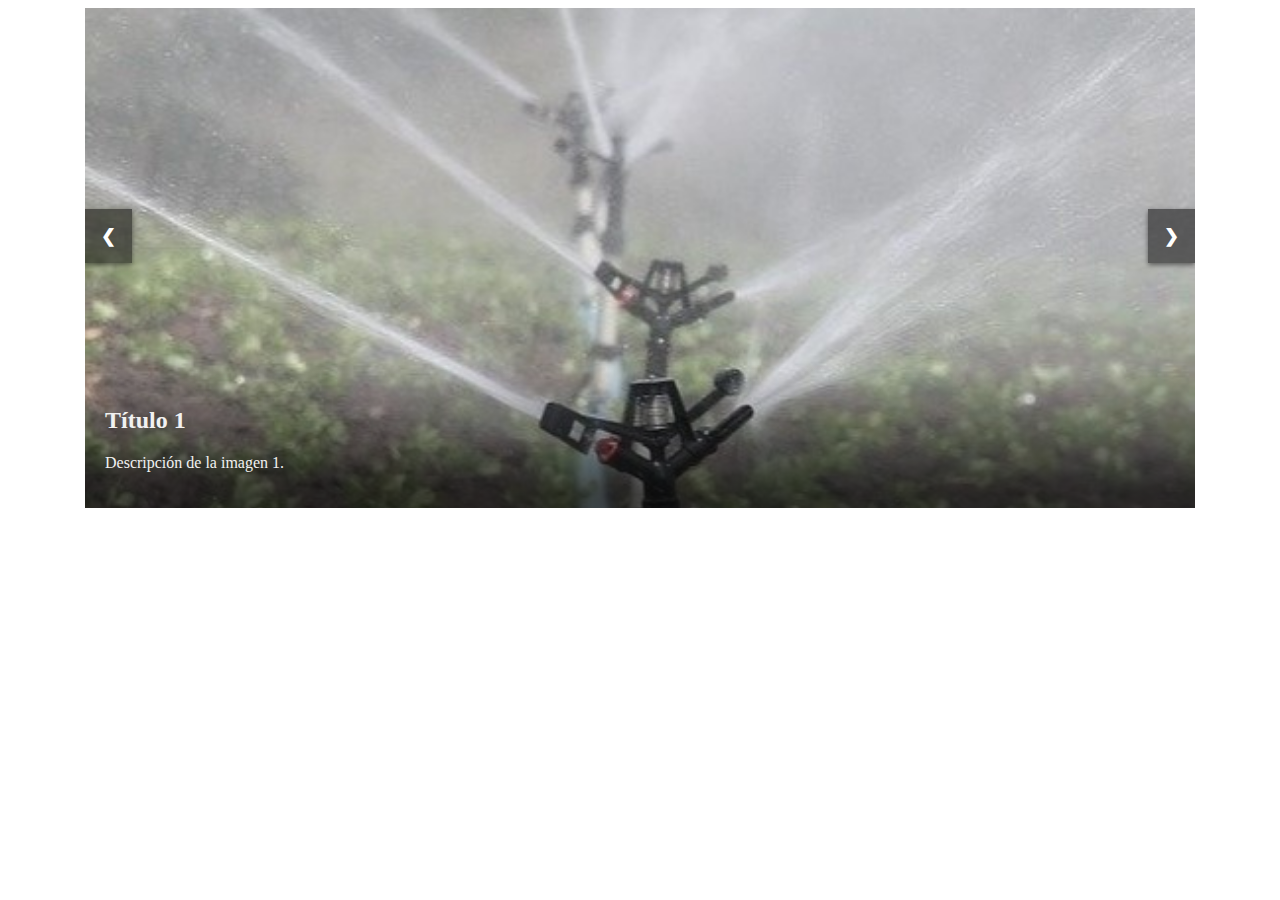
<file: public_html/prueba carrusel.html>
<!DOCTYPE html>
<html lang="es">
<head>
<meta charset="UTF-8">
<meta name="viewport" content="width=device-width, initial-scale=1.0">
<title>Carrusel Responsivo de Experiencias</title>
<style>
.experiencias-carrusel-contenedor {
  position: relative;
  margin: auto;
  overflow: hidden;
}

.experiencias-carrusel-slide {
  display: flex;
}

.experiencias-imagen-carrusel {
  flex-shrink: 0;
  width: 100%;
  height: 500px;
  background-size: cover;
  background-position: center;
  position: relative;
}

.experiencias-contenido {
  position: absolute;
  bottom: 0;
  background: linear-gradient(to top, rgba(0,0,0,0.7) 10%, rgba(0,0,0,0) 100%);
  color: #f1f1f1;
  width: 100%;
  padding: 20px;
}

.experiencias-prev, .experiencias-next {
  cursor: pointer;
  position: absolute;
  top: 50%;
  transform: translateY(-50%);
  width: auto;
  padding: 16px;
  margin-top: -22px;
  color: white;
  font-weight: bold;
  font-size: 18px;
  transition: 0.6s ease;
  user-select: none;
  background-color: rgba(0,0,0,0.5);
  box-shadow: 0 2px 5px 0 rgba(0,0,0,0.5);
}

.experiencias-next {
  right: 0;
}

.experiencias-prev:hover, .experiencias-next:hover {
  background-color: rgba(0,0,0,0.8);
}

.experiencias-indicadores {
  text-align: center;
  padding: 10px 0;
  position: relative;
  top: -50px;
}

.experiencias-indicador {
  cursor: pointer;
  height: 12px;
  width: 12px;
  margin: 0 10px;
  background-color: transparent;
  border: 2px solid #fff;
  border-radius: 50%;
  display: inline-block;
  transition: background-color 0.6s ease, transform 0.3s ease;
}

.experiencias-indicador.activo {
  background-color: #fff;
  transform: scale(1.5);
}
</style>
</head>
<body>

<div class="experiencias-carrusel-contenedor" style="max-width: 1110px; margin: auto;">
  <div class="experiencias-carrusel-slide">
    <div class="experiencias-imagen-carrusel" style="background-image: url('assets/imgs/riego.jpg');">
      <div class="experiencias-contenido">
        <h2>Título 1</h2>
        <p>Descripción de la imagen 1.</p>
      </div>
    </div>
    <div class="experiencias-imagen-carrusel" style="background-image: url('assets/imgs/nacho.png');">
      <div class="experiencias-contenido">
        <h2>Título 2</h2>
        <p>Descripción de la imagen 2.</p>
      </div>
    </div>
    <div class="experiencias-imagen-carrusel" style="background-image: url('assets/imgs/galery/alc.PNG');">
      <div class="experiencias-contenido">
        <h2>Título 3</h2>
        <p>Descripción de la imagen 3.</p>
      </div>
    </div>
  </div>
  <a class="experiencias-prev" onclick="cambiarSlides(-1)">&#10094;</a>
  <a class="experiencias-next" onclick="cambiarSlides(1)">&#10095;</a>
</div>
<div class="experiencias-indicadores"></div>

<script>
let indiceActual = 0;
let posicionInicial, posicionFinal;

document.addEventListener("DOMContentLoaded", function() {
  mostrarSlides(indiceActual);
  crearIndicadores();
  let slides = document.querySelector('.experiencias-carrusel-contenedor');
  slides.addEventListener('touchstart', toqueInicio, false);
  slides.addEventListener('touchmove', toqueMover, false);
  slides.addEventListener('touchend', toqueFin, false);
});

function cambiarSlides(n) {
  mostrarSlides(indiceActual += n);
}

function mostrarSlides(n) {
  let i;
  const slides = document.querySelectorAll('.experiencias-imagen-carrusel');
  const indicadores = document.querySelectorAll('.experiencias-indicador');
  if (n > slides.length - 1) {indiceActual = 0}
  if (n < 0) {indiceActual = slides.length - 1}
  for (i = 0; i < slides.length; i++) {
      slides[i].style.display = "none";  
  }
  for (i = 0; i < indicadores.length; i++) {
      indicadores[i].className = indicadores[i].className.replace(" activo", "");
  }
  slides[indiceActual].style.display = "block";  
  indicadores[indiceActual].className += " activo";
}

function crearIndicadores() {
  const slideCount = document.querySelectorAll('.experiencias-imagen-carrusel').length;
  const indicadoresContenedor = document.querySelector('.experiencias-indicadores');
  
  for (let i = 0; i < slideCount; i++) {
    const indicador = document.createElement('span');
    indicador.classList.add('experiencias-indicador');
    if (i === 0) indicador.classList.add('activo');
    indicador.addEventListener('click', (function(index) {
      return function() {
        mostrarSlides(indiceActual = index);
      }
    })(i));
    indicadoresContenedor.appendChild(indicador);
  }
}

function toqueInicio(e) {
  posicionInicial = e.touches[0].clientX;
}

function toqueMover(e) {
  if (!posicionInicial) {
    return;
  }

  posicionFinal = e.touches[0].clientX;
  let diferencia = posicionInicial - posicionFinal;

  if (diferencia > 0) {
    cambiarSlides(1);
  } else {
    cambiarSlides(-1);
  }
  posicionInicial = null; // Reinicia la posición inicial para el próximo deslizamiento
}

function toqueFin(e) {
  if (posicionFinal) {
    // Completa el deslizamiento si es necesario
    let diferencia = posicionInicial - posicionFinal;
    if (diferencia > 50) {
      cambiarSlides(1);
    } else if (diferencia < -50) {
      cambiarSlides(-1);
    }
  }
  posicionInicial = null;
  posicionFinal = null;
}
</script>

</body>
</html>
</file>
<file: public_html/assets/vendors/themify-icons/css/themify-icons.css>
@font-face {
	font-family: 'themify';
	src:url("../fonts/themify.eot?-fvbane");
	src:url("../fonts/themify.eot?#iefix-fvbane") format("embedded-opentype"),
		url("../fonts/themify.woff?-fvbane") format("woff"),
		url("../fonts/themify.ttf?-fvbane") format("truetype"),
		url("../fonts/themify.svg?-fvbane#themify") format("svg");
	font-weight: normal;
	font-style: normal;
}

[class^="ti-"], [class*=" ti-"] {
	font-family: 'themify';
	speak: none;
	font-style: normal;
	font-weight: normal;
	font-variant: normal;
	text-transform: none;
	line-height: 1;

	/* Better Font Rendering =========== */
	-webkit-font-smoothing: antialiased;
	-moz-osx-font-smoothing: grayscale;
}

.ti-wand:before {
	content: "\e600";
}
.ti-volume:before {
	content: "\e601";
}
.ti-user:before {
	content: "\e602";
}
.ti-unlock:before {
	content: "\e603";
}
.ti-unlink:before {
	content: "\e604";
}
.ti-trash:before {
	content: "\e605";
}
.ti-thought:before {
	content: "\e606";
}
.ti-target:before {
	content: "\e607";
}
.ti-tag:before {
	content: "\e608";
}
.ti-tablet:before {
	content: "\e609";
}
.ti-star:before {
	content: "\e60a";
}
.ti-spray:before {
	content: "\e60b";
}
.ti-signal:before {
	content: "\e60c";
}
.ti-shopping-cart:before {
	content: "\e60d";
}
.ti-shopping-cart-full:before {
	content: "\e60e";
}
.ti-settings:before {
	content: "\e60f";
}
.ti-search:before {
	content: "\e610";
}
.ti-zoom-in:before {
	content: "\e611";
}
.ti-zoom-out:before {
	content: "\e612";
}
.ti-cut:before {
	content: "\e613";
}
.ti-ruler:before {
	content: "\e614";
}
.ti-ruler-pencil:before {
	content: "\e615";
}
.ti-ruler-alt:before {
	content: "\e616";
}
.ti-bookmark:before {
	content: "\e617";
}
.ti-bookmark-alt:before {
	content: "\e618";
}
.ti-reload:before {
	content: "\e619";
}
.ti-plus:before {
	content: "\e61a";
}
.ti-pin:before {
	content: "\e61b";
}
.ti-pencil:before {
	content: "\e61c";
}
.ti-pencil-alt:before {
	content: "\e61d";
}
.ti-paint-roller:before {
	content: "\e61e";
}
.ti-paint-bucket:before {
	content: "\e61f";
}
.ti-na:before {
	content: "\e620";
}
.ti-mobile:before {
	content: "\e621";
}
.ti-minus:before {
	content: "\e622";
}
.ti-medall:before {
	content: "\e623";
}
.ti-medall-alt:before {
	content: "\e624";
}
.ti-marker:before {
	content: "\e625";
}
.ti-marker-alt:before {
	content: "\e626";
}
.ti-arrow-up:before {
	content: "\e627";
}
.ti-arrow-right:before {
	content: "\e628";
}
.ti-arrow-left:before {
	content: "\e629";
}
.ti-arrow-down:before {
	content: "\e62a";
}
.ti-lock:before {
	content: "\e62b";
}
.ti-location-arrow:before {
	content: "\e62c";
}
.ti-link:before {
	content: "\e62d";
}
.ti-layout:before {
	content: "\e62e";
}
.ti-layers:before {
	content: "\e62f";
}
.ti-layers-alt:before {
	content: "\e630";
}
.ti-key:before {
	content: "\e631";
}
.ti-import:before {
	content: "\e632";
}
.ti-image:before {
	content: "\e633";
}
.ti-heart:before {
	content: "\e634";
}
.ti-heart-broken:before {
	content: "\e635";
}
.ti-hand-stop:before {
	content: "\e636";
}
.ti-hand-open:before {
	content: "\e637";
}
.ti-hand-drag:before {
	content: "\e638";
}
.ti-folder:before {
	content: "\e639";
}
.ti-flag:before {
	content: "\e63a";
}
.ti-flag-alt:before {
	content: "\e63b";
}
.ti-flag-alt-2:before {
	content: "\e63c";
}
.ti-eye:before {
	content: "\e63d";
}
.ti-export:before {
	content: "\e63e";
}
.ti-exchange-vertical:before {
	content: "\e63f";
}
.ti-desktop:before {
	content: "\e640";
}
.ti-cup:before {
	content: "\e641";
}
.ti-crown:before {
	content: "\e642";
}
.ti-comments:before {
	content: "\e643";
}
.ti-comment:before {
	content: "\e644";
}
.ti-comment-alt:before {
	content: "\e645";
}
.ti-close:before {
	content: "\e646";
}
.ti-clip:before {
	content: "\e647";
}
.ti-angle-up:before {
	content: "\e648";
}
.ti-angle-right:before {
	content: "\e649";
}
.ti-angle-left:before {
	content: "\e64a";
}
.ti-angle-down:before {
	content: "\e64b";
}
.ti-check:before {
	content: "\e64c";
}
.ti-check-box:before {
	content: "\e64d";
}
.ti-camera:before {
	content: "\e64e";
}
.ti-announcement:before {
	content: "\e64f";
}
.ti-brush:before {
	content: "\e650";
}
.ti-briefcase:before {
	content: "\e651";
}
.ti-bolt:before {
	content: "\e652";
}
.ti-bolt-alt:before {
	content: "\e653";
}
.ti-blackboard:before {
	content: "\e654";
}
.ti-bag:before {
	content: "\e655";
}
.ti-move:before {
	content: "\e656";
}
.ti-arrows-vertical:before {
	content: "\e657";
}
.ti-arrows-horizontal:before {
	content: "\e658";
}
.ti-fullscreen:before {
	content: "\e659";
}
.ti-arrow-top-right:before {
	content: "\e65a";
}
.ti-arrow-top-left:before {
	content: "\e65b";
}
.ti-arrow-circle-up:before {
	content: "\e65c";
}
.ti-arrow-circle-right:before {
	content: "\e65d";
}
.ti-arrow-circle-left:before {
	content: "\e65e";
}
.ti-arrow-circle-down:before {
	content: "\e65f";
}
.ti-angle-double-up:before {
	content: "\e660";
}
.ti-angle-double-right:before {
	content: "\e661";
}
.ti-angle-double-left:before {
	content: "\e662";
}
.ti-angle-double-down:before {
	content: "\e663";
}
.ti-zip:before {
	content: "\e664";
}
.ti-world:before {
	content: "\e665";
}
.ti-wheelchair:before {
	content: "\e666";
}
.ti-view-list:before {
	content: "\e667";
}
.ti-view-list-alt:before {
	content: "\e668";
}
.ti-view-grid:before {
	content: "\e669";
}
.ti-uppercase:before {
	content: "\e66a";
}
.ti-upload:before {
	content: "\e66b";
}
.ti-underline:before {
	content: "\e66c";
}
.ti-truck:before {
	content: "\e66d";
}
.ti-timer:before {
	content: "\e66e";
}
.ti-ticket:before {
	content: "\e66f";
}
.ti-thumb-up:before {
	content: "\e670";
}
.ti-thumb-down:before {
	content: "\e671";
}
.ti-text:before {
	content: "\e672";
}
.ti-stats-up:before {
	content: "\e673";
}
.ti-stats-down:before {
	content: "\e674";
}
.ti-split-v:before {
	content: "\e675";
}
.ti-split-h:before {
	content: "\e676";
}
.ti-smallcap:before {
	content: "\e677";
}
.ti-shine:before {
	content: "\e678";
}
.ti-shift-right:before {
	content: "\e679";
}
.ti-shift-left:before {
	content: "\e67a";
}
.ti-shield:before {
	content: "\e67b";
}
.ti-notepad:before {
	content: "\e67c";
}
.ti-server:before {
	content: "\e67d";
}
.ti-quote-right:before {
	content: "\e67e";
}
.ti-quote-left:before {
	content: "\e67f";
}
.ti-pulse:before {
	content: "\e680";
}
.ti-printer:before {
	content: "\e681";
}
.ti-power-off:before {
	content: "\e682";
}
.ti-plug:before {
	content: "\e683";
}
.ti-pie-chart:before {
	content: "\e684";
}
.ti-paragraph:before {
	content: "\e685";
}
.ti-panel:before {
	content: "\e686";
}
.ti-package:before {
	content: "\e687";
}
.ti-music:before {
	content: "\e688";
}
.ti-music-alt:before {
	content: "\e689";
}
.ti-mouse:before {
	content: "\e68a";
}
.ti-mouse-alt:before {
	content: "\e68b";
}
.ti-money:before {
	content: "\e68c";
}
.ti-microphone:before {
	content: "\e68d";
}
.ti-menu:before {
	content: "\e68e";
}
.ti-menu-alt:before {
	content: "\e68f";
}
.ti-map:before {
	content: "\e690";
}
.ti-map-alt:before {
	content: "\e691";
}
.ti-loop:before {
	content: "\e692";
}
.ti-location-pin:before {
	content: "\e693";
}
.ti-list:before {
	content: "\e694";
}
.ti-light-bulb:before {
	content: "\e695";
}
.ti-Italic:before {
	content: "\e696";
}
.ti-info:before {
	content: "\e697";
}
.ti-infinite:before {
	content: "\e698";
}
.ti-id-badge:before {
	content: "\e699";
}
.ti-hummer:before {
	content: "\e69a";
}
.ti-home:before {
	content: "\e69b";
}
.ti-help:before {
	content: "\e69c";
}
.ti-headphone:before {
	content: "\e69d";
}
.ti-harddrives:before {
	content: "\e69e";
}
.ti-harddrive:before {
	content: "\e69f";
}
.ti-gift:before {
	content: "\e6a0";
}
.ti-game:before {
	content: "\e6a1";
}
.ti-filter:before {
	content: "\e6a2";
}
.ti-files:before {
	content: "\e6a3";
}
.ti-file:before {
	content: "\e6a4";
}
.ti-eraser:before {
	content: "\e6a5";
}
.ti-envelope:before {
	content: "\e6a6";
}
.ti-download:before {
	content: "\e6a7";
}
.ti-direction:before {
	content: "\e6a8";
}
.ti-direction-alt:before {
	content: "\e6a9";
}
.ti-dashboard:before {
	content: "\e6aa";
}
.ti-control-stop:before {
	content: "\e6ab";
}
.ti-control-shuffle:before {
	content: "\e6ac";
}
.ti-control-play:before {
	content: "\e6ad";
}
.ti-control-pause:before {
	content: "\e6ae";
}
.ti-control-forward:before {
	content: "\e6af";
}
.ti-control-backward:before {
	content: "\e6b0";
}
.ti-cloud:before {
	content: "\e6b1";
}
.ti-cloud-up:before {
	content: "\e6b2";
}
.ti-cloud-down:before {
	content: "\e6b3";
}
.ti-clipboard:before {
	content: "\e6b4";
}
.ti-car:before {
	content: "\e6b5";
}
.ti-calendar:before {
	content: "\e6b6";
}
.ti-book:before {
	content: "\e6b7";
}
.ti-bell:before {
	content: "\e6b8";
}
.ti-basketball:before {
	content: "\e6b9";
}
.ti-bar-chart:before {
	content: "\e6ba";
}
.ti-bar-chart-alt:before {
	content: "\e6bb";
}
.ti-back-right:before {
	content: "\e6bc";
}
.ti-back-left:before {
	content: "\e6bd";
}
.ti-arrows-corner:before {
	content: "\e6be";
}
.ti-archive:before {
	content: "\e6bf";
}
.ti-anchor:before {
	content: "\e6c0";
}
.ti-align-right:before {
	content: "\e6c1";
}
.ti-align-left:before {
	content: "\e6c2";
}
.ti-align-justify:before {
	content: "\e6c3";
}
.ti-align-center:before {
	content: "\e6c4";
}
.ti-alert:before {
	content: "\e6c5";
}
.ti-alarm-clock:before {
	content: "\e6c6";
}
.ti-agenda:before {
	content: "\e6c7";
}
.ti-write:before {
	content: "\e6c8";
}
.ti-window:before {
	content: "\e6c9";
}
.ti-widgetized:before {
	content: "\e6ca";
}
.ti-widget:before {
	content: "\e6cb";
}
.ti-widget-alt:before {
	content: "\e6cc";
}
.ti-wallet:before {
	content: "\e6cd";
}
.ti-video-clapper:before {
	content: "\e6ce";
}
.ti-video-camera:before {
	content: "\e6cf";
}
.ti-vector:before {
	content: "\e6d0";
}
.ti-themify-logo:before {
	content: "\e6d1";
}
.ti-themify-favicon:before {
	content: "\e6d2";
}
.ti-themify-favicon-alt:before {
	content: "\e6d3";
}
.ti-support:before {
	content: "\e6d4";
}
.ti-stamp:before {
	content: "\e6d5";
}
.ti-split-v-alt:before {
	content: "\e6d6";
}
.ti-slice:before {
	content: "\e6d7";
}
.ti-shortcode:before {
	content: "\e6d8";
}
.ti-shift-right-alt:before {
	content: "\e6d9";
}
.ti-shift-left-alt:before {
	content: "\e6da";
}
.ti-ruler-alt-2:before {
	content: "\e6db";
}
.ti-receipt:before {
	content: "\e6dc";
}
.ti-pin2:before {
	content: "\e6dd";
}
.ti-pin-alt:before {
	content: "\e6de";
}
.ti-pencil-alt2:before {
	content: "\e6df";
}
.ti-palette:before {
	content: "\e6e0";
}
.ti-more:before {
	content: "\e6e1";
}
.ti-more-alt:before {
	content: "\e6e2";
}
.ti-microphone-alt:before {
	content: "\e6e3";
}
.ti-magnet:before {
	content: "\e6e4";
}
.ti-line-double:before {
	content: "\e6e5";
}
.ti-line-dotted:before {
	content: "\e6e6";
}
.ti-line-dashed:before {
	content: "\e6e7";
}
.ti-layout-width-full:before {
	content: "\e6e8";
}
.ti-layout-width-default:before {
	content: "\e6e9";
}
.ti-layout-width-default-alt:before {
	content: "\e6ea";
}
.ti-layout-tab:before {
	content: "\e6eb";
}
.ti-layout-tab-window:before {
	content: "\e6ec";
}
.ti-layout-tab-v:before {
	content: "\e6ed";
}
.ti-layout-tab-min:before {
	content: "\e6ee";
}
.ti-layout-slider:before {
	content: "\e6ef";
}
.ti-layout-slider-alt:before {
	content: "\e6f0";
}
.ti-layout-sidebar-right:before {
	content: "\e6f1";
}
.ti-layout-sidebar-none:before {
	content: "\e6f2";
}
.ti-layout-sidebar-left:before {
	content: "\e6f3";
}
.ti-layout-placeholder:before {
	content: "\e6f4";
}
.ti-layout-menu:before {
	content: "\e6f5";
}
.ti-layout-menu-v:before {
	content: "\e6f6";
}
.ti-layout-menu-separated:before {
	content: "\e6f7";
}
.ti-layout-menu-full:before {
	content: "\e6f8";
}
.ti-layout-media-right-alt:before {
	content: "\e6f9";
}
.ti-layout-media-right:before {
	content: "\e6fa";
}
.ti-layout-media-overlay:before {
	content: "\e6fb";
}
.ti-layout-media-overlay-alt:before {
	content: "\e6fc";
}
.ti-layout-media-overlay-alt-2:before {
	content: "\e6fd";
}
.ti-layout-media-left-alt:before {
	content: "\e6fe";
}
.ti-layout-media-left:before {
	content: "\e6ff";
}
.ti-layout-media-center-alt:before {
	content: "\e700";
}
.ti-layout-media-center:before {
	content: "\e701";
}
.ti-layout-list-thumb:before {
	content: "\e702";
}
.ti-layout-list-thumb-alt:before {
	content: "\e703";
}
.ti-layout-list-post:before {
	content: "\e704";
}
.ti-layout-list-large-image:before {
	content: "\e705";
}
.ti-layout-line-solid:before {
	content: "\e706";
}
.ti-layout-grid4:before {
	content: "\e707";
}
.ti-layout-grid3:before {
	content: "\e708";
}
.ti-layout-grid2:before {
	content: "\e709";
}
.ti-layout-grid2-thumb:before {
	content: "\e70a";
}
.ti-layout-cta-right:before {
	content: "\e70b";
}
.ti-layout-cta-left:before {
	content: "\e70c";
}
.ti-layout-cta-center:before {
	content: "\e70d";
}
.ti-layout-cta-btn-right:before {
	content: "\e70e";
}
.ti-layout-cta-btn-left:before {
	content: "\e70f";
}
.ti-layout-column4:before {
	content: "\e710";
}
.ti-layout-column3:before {
	content: "\e711";
}
.ti-layout-column2:before {
	content: "\e712";
}
.ti-layout-accordion-separated:before {
	content: "\e713";
}
.ti-layout-accordion-merged:before {
	content: "\e714";
}
.ti-layout-accordion-list:before {
	content: "\e715";
}
.ti-ink-pen:before {
	content: "\e716";
}
.ti-info-alt:before {
	content: "\e717";
}
.ti-help-alt:before {
	content: "\e718";
}
.ti-headphone-alt:before {
	content: "\e719";
}
.ti-hand-point-up:before {
	content: "\e71a";
}
.ti-hand-point-right:before {
	content: "\e71b";
}
.ti-hand-point-left:before {
	content: "\e71c";
}
.ti-hand-point-down:before {
	content: "\e71d";
}
.ti-gallery:before {
	content: "\e71e";
}
.ti-face-smile:before {
	content: "\e71f";
}
.ti-face-sad:before {
	content: "\e720";
}
.ti-credit-card:before {
	content: "\e721";
}
.ti-control-skip-forward:before {
	content: "\e722";
}
.ti-control-skip-backward:before {
	content: "\e723";
}
.ti-control-record:before {
	content: "\e724";
}
.ti-control-eject:before {
	content: "\e725";
}
.ti-comments-smiley:before {
	content: "\e726";
}
.ti-brush-alt:before {
	content: "\e727";
}
.ti-youtube:before {
	content: "\e728";
}
.ti-vimeo:before {
	content: "\e729";
}
.ti-twitter:before {
	content: "\e72a";
}
.ti-time:before {
	content: "\e72b";
}
.ti-tumblr:before {
	content: "\e72c";
}
.ti-skype:before {
	content: "\e72d";
}
.ti-share:before {
	content: "\e72e";
}
.ti-share-alt:before {
	content: "\e72f";
}
.ti-rocket:before {
	content: "\e730";
}
.ti-pinterest:before {
	content: "\e731";
}
.ti-new-window:before {
	content: "\e732";
}
.ti-microsoft:before {
	content: "\e733";
}
.ti-list-ol:before {
	content: "\e734";
}
.ti-linkedin:before {
	content: "\e735";
}
.ti-layout-sidebar-2:before {
	content: "\e736";
}
.ti-layout-grid4-alt:before {
	content: "\e737";
}
.ti-layout-grid3-alt:before {
	content: "\e738";
}
.ti-layout-grid2-alt:before {
	content: "\e739";
}
.ti-layout-column4-alt:before {
	content: "\e73a";
}
.ti-layout-column3-alt:before {
	content: "\e73b";
}
.ti-layout-column2-alt:before {
	content: "\e73c";
}
.ti-instagram:before {
	content: "\e73d";
}
.ti-google:before {
	content: "\e73e";
}
.ti-github:before {
	content: "\e73f";
}
.ti-flickr:before {
	content: "\e740";
}
.ti-facebook:before {
	content: "\e741";
}
.ti-dropbox:before {
	content: "\e742";
}
.ti-dribbble:before {
	content: "\e743";
}
.ti-apple:before {
	content: "\e744";
}
.ti-android:before {
	content: "\e745";
}
.ti-save:before {
	content: "\e746";
}
.ti-save-alt:before {
	content: "\e747";
}
.ti-yahoo:before {
	content: "\e748";
}
.ti-wordpress:before {
	content: "\e749";
}
.ti-vimeo-alt:before {
	content: "\e74a";
}
.ti-twitter-alt:before {
	content: "\e74b";
}
.ti-tumblr-alt:before {
	content: "\e74c";
}
.ti-trello:before {
	content: "\e74d";
}
.ti-stack-overflow:before {
	content: "\e74e";
}
.ti-soundcloud:before {
	content: "\e74f";
}
.ti-sharethis:before {
	content: "\e750";
}
.ti-sharethis-alt:before {
	content: "\e751";
}
.ti-reddit:before {
	content: "\e752";
}
.ti-pinterest-alt:before {
	content: "\e753";
}
.ti-microsoft-alt:before {
	content: "\e754";
}
.ti-linux:before {
	content: "\e755";
}
.ti-jsfiddle:before {
	content: "\e756";
}
.ti-joomla:before {
	content: "\e757";
}
.ti-html5:before {
	content: "\e758";
}
.ti-flickr-alt:before {
	content: "\e759";
}
.ti-email:before {
	content: "\e75a";
}
.ti-drupal:before {
	content: "\e75b";
}
.ti-dropbox-alt:before {
	content: "\e75c";
}
.ti-css3:before {
	content: "\e75d";
}
.ti-rss:before {
	content: "\e75e";
}
.ti-rss-alt:before {
	content: "\e75f";
}
</file>
<file: public_html/assets/css/leadmark.css>
@charset "UTF-8";
/*!
=========================================================
* LeadMark Landing page
=========================================================

* Copyright: 2019 DevCRUD (https://devcrud.com)
* Licensed: (https://devcrud.com/licenses)
* Coded by www.devcrud.com

=========================================================

* The above copyright notice and this permission notice shall be included in all copies or substantial portions of the Software.
*/
@import url("https://fonts.googleapis.com/css?family=Poppins:100,100i,200,200i,300,300i,400,400i,500,500i,600,600i,700,700i,800,800i,900,900i");
:root {
  --blue: #007bff;
  --indigo: #6610f2;
  --purple: #6f42c1;
  --pink: #e83e8c;
  --red: #eb4d4b;
  --orange: #fd7e14;
  --yellow: #EE5A24;
  --green: #6ab04c;
  --teal: #00cec9;
  --cyan: #1289A7;
  --white: #fff;
  --gray: #6c757d;
  --gray-dark: #1b1b1b;
  --primary: #ff6e42;
  --secondary: #6c757d;
  --success: #6ab04c;
  --info: #1289A7;
  --warning: #EE5A24;
  --danger: #eb4d4b;
  --light: #f8f9fa;
  --dark: #1b1b1b;
  --breakpoint-xs: 0;
  --breakpoint-sm: 576px;
  --breakpoint-md: 768px;
  --breakpoint-lg: 992px;
  --breakpoint-xl: 1200px;
  --font-family-sans-serif: "Poppins", sans-serif;
  --font-family-monospace: SFMono-Regular, Menlo, Monaco, Consolas, "Liberation Mono", "Courier New", monospace;
}

*,
*::before,
*::after {
  box-sizing: border-box;
}


.tagInicio{
  /*background-color:#0CC0DF ;*/
  font-size: 10pt ;
  display: inline-block;
  color:white;
  border: 1px solid white;
  padding: 4px;
  margin: 3px;
  border-radius: 5px;
}


html {
  font-family: sans-serif;
  line-height: 1.15;
  -webkit-text-size-adjust: 100%;
  -webkit-tap-highlight-color: rgba(0, 0, 0, 0);
}

article, aside, figcaption, figure, footer, header, hgroup, main, nav, section {
  display: block;
}

body {
  margin: 0;
  font-family: "Poppins", sans-serif;
  font-size: 1rem;
  font-weight: 400;
  line-height: 1.5;
  color: #444;
  text-align: left;
  background-color: #f5f8fc;
}

[tabindex="-1"]:focus {
  outline: 0 !important;
}

hr {
  box-sizing: content-box;
  height: 0;
  overflow: visible;
}

h1, h2, h3, h4, h5, h6 {
  margin-top: 0;
  margin-bottom: 0.5rem;
}

p {
  margin-top: 0;
  margin-bottom: 1rem;
}

abbr[title],
abbr[data-original-title] {
  text-decoration: underline;
  -webkit-text-decoration: underline dotted;
          text-decoration: underline dotted;
  cursor: help;
  border-bottom: 0;
  -webkit-text-decoration-skip-ink: none;
          text-decoration-skip-ink: none;
}

address {
  margin-bottom: 1rem;
  font-style: normal;
  line-height: inherit;
}

ol,
ul,
dl {
  margin-top: 0;
  margin-bottom: 1rem;
}

ol ol,
ul ul,
ol ul,
ul ol {
  margin-bottom: 0;
}

dt {
  font-weight: 700;
}

dd {
  margin-bottom: .5rem;
  margin-left: 0;
}

blockquote {
  margin: 0 0 1rem;
}

b,
strong {
  font-weight: bolder;
}

small {
  font-size: 80%;
}

sub,
sup {
  position: relative;
  font-size: 75%;
  line-height: 0;
  vertical-align: baseline;
}

sub {
  bottom: -.25em;
}

sup {
  top: -.5em;
}

a {
  color: #0CC0DF;
  text-decoration: none;
  background-color: transparent;
}

a:hover {
  color: #f53900;
  text-decoration: none;
}

a:not([href]):not([tabindex]) {
  color: inherit;
  text-decoration: none;
}

a:not([href]):not([tabindex]):hover, a:not([href]):not([tabindex]):focus {
  color: inherit;
  text-decoration: none;
}

a:not([href]):not([tabindex]):focus {
  outline: 0;
}

pre,
code,
kbd,
samp {
  font-family: SFMono-Regular, Menlo, Monaco, Consolas, "Liberation Mono", "Courier New", monospace;
  font-size: 1em;
}

pre {
  margin-top: 0;
  margin-bottom: 1rem;
  overflow: auto;
}

figure {
  margin: 0 0 1rem;
}

img {
  vertical-align: middle;
  border-style: none;
}

svg {
  overflow: hidden;
  vertical-align: middle;
}

table {
  border-collapse: collapse;
}

caption {
  padding-top: 0.75rem;
  padding-bottom: 0.75rem;
  color: #6c757d;
  text-align: left;
  caption-side: bottom;
}

th {
  text-align: inherit;
}

label {
  display: inline-block;
  margin-bottom: 0.5rem;
}

button {
  border-radius: 0;
}

button:focus {
  outline: 1px dotted;
  outline: 5px auto -webkit-focus-ring-color;
}

input,
button,
select,
optgroup,
textarea {
  margin: 0;
  font-family: inherit;
  font-size: inherit;
  line-height: inherit;
}

button,
input {
  overflow: visible;
}

button,
select {
  text-transform: none;
}

select {
  word-wrap: normal;
}

button,
[type="button"],
[type="reset"],
[type="submit"] {
  -webkit-appearance: button;
}

button:not(:disabled),
[type="button"]:not(:disabled),
[type="reset"]:not(:disabled),
[type="submit"]:not(:disabled) {
  cursor: pointer;
}

button::-moz-focus-inner,
[type="button"]::-moz-focus-inner,
[type="reset"]::-moz-focus-inner,
[type="submit"]::-moz-focus-inner {
  padding: 0;
  border-style: none;
}

input[type="radio"],
input[type="checkbox"] {
  box-sizing: border-box;
  padding: 0;
}

input[type="date"],
input[type="time"],
input[type="datetime-local"],
input[type="month"] {
  -webkit-appearance: listbox;
}

textarea {
  overflow: auto;
  resize: vertical;
}

fieldset {
  min-width: 0;
  padding: 0;
  margin: 0;
  border: 0;
}

legend {
  display: block;
  width: 100%;
  max-width: 100%;
  padding: 0;
  margin-bottom: .5rem;
  font-size: 1.5rem;
  line-height: inherit;
  color: inherit;
  white-space: normal;
}

progress {
  vertical-align: baseline;
}

[type="number"]::-webkit-inner-spin-button,
[type="number"]::-webkit-outer-spin-button {
  height: auto;
}

[type="search"] {
  outline-offset: -2px;
  -webkit-appearance: none;
}

[type="search"]::-webkit-search-decoration {
  -webkit-appearance: none;
}

::-webkit-file-upload-button {
  font: inherit;
  -webkit-appearance: button;
}

output {
  display: inline-block;
}

summary {
  display: list-item;
  cursor: pointer;
}

template {
  display: none;
}

[hidden] {
  display: none !important;
}

h1, h2, h3, h4, h5, h6,
.h1, .h2, .h3, .h4, .h5, .h6 {
  margin-bottom: 0.5rem;
  font-weight: 500;
  line-height: 1.2;
}

h1, .h1 {
  font-size: 2.5rem;
}

h2, .h2 {
  font-size: 2rem;
}

h3, .h3 {
  font-size: 1.75rem;
}

h4, .h4 {
  font-size: 1.5rem;
}

h5, .h5 {
  font-size: 1.25rem;
}

h6, .h6 {
  font-size: 1.1rem;
}

.lead {
  font-size: 1.25rem;
  font-weight: 300;
}

.display-1 {
  font-size: 6rem;
  font-weight: 300;
  line-height: 1.2;
}

.display-2 {
  font-size: 5.5rem;
  font-weight: 300;
  line-height: 1.2;
}

.display-3 {
  font-size: 4.5rem;
  font-weight: 300;
  line-height: 1.2;
}

.display-4 {
  font-size: 3.5rem;
  font-weight: 300;
  line-height: 1.2;
}

hr {
  margin-top: 1rem;
  margin-bottom: 1rem;
  border: 0;
  border-top: 1px solid rgba(0, 0, 0, 0.1);
}

small,
.small {
  font-size: 80%;
  font-weight: 400;
}

mark,
.mark {
  padding: 0.2em;
  background-color: #fcf8e3;
}

.list-unstyled {
  padding-left: 0;
  list-style: none;
}

.list-inline {
  padding-left: 0;
  list-style: none;
}

.list-inline-item {
  display: inline-block;
}

.list-inline-item:not(:last-child) {
  margin-right: 0.5rem;
}

.initialism {
  font-size: 90%;
  text-transform: uppercase;
}

.blockquote {
  margin-bottom: 1rem;
  font-size: 1.25rem;
}

.blockquote-footer {
  display: block;
  font-size: 80%;
  color: #6c757d;
}

.blockquote-footer::before {
  content: "\2014\00A0";
}

.img-fluid {
  max-width: 100%;
  height: auto;
}

.img-thumbnail {
  padding: 0.25rem;
  background-color: #fff;
  border: 1px solid #dee2e6;
  border-radius: 0.25rem;
  max-width: 100%;
  height: auto;
}

.figure {
  display: inline-block;
}

.figure-img {
  margin-bottom: 0.5rem;
  line-height: 1;
}

.figure-caption {
  font-size: 90%;
  color: #6c757d;
}

code {
  font-size: 87.5%;
  color: #e83e8c;
  word-break: break-word;
}

a > code {
  color: inherit;
}

kbd {
  padding: 0.2rem 0.4rem;
  font-size: 87.5%;
  color: #fff;
  background-color: #1b1b1b;
  border-radius: 0.2rem;
}

kbd kbd {
  padding: 0;
  font-size: 100%;
  font-weight: 700;
}

pre {
  display: block;
  font-size: 87.5%;
  color: #1b1b1b;
}

pre code {
  font-size: inherit;
  color: inherit;
  word-break: normal;
}

.pre-scrollable {
  max-height: 340px;
  overflow-y: scroll;
}

.container {
  width: 100%;
  padding-right: 15px;
  padding-left: 15px;
  margin-right: auto;
  margin-left: auto;
}

@media (min-width: 576px) {
  .container {
    max-width: 540px;
  }
}

@media (min-width: 768px) {
  .container {
    max-width: 720px;
  }
}

@media (min-width: 992px) {
  .container {
    max-width: 960px;
  }
}

@media (min-width: 1200px) {
  .container {
    max-width: 1140px;
  }
}

.container-fluid {
  width: 100%;
  padding-right: 15px;
  padding-left: 15px;
  margin-right: auto;
  margin-left: auto;
}

.row {
  display: -webkit-box;
  display: -webkit-flex;
  display: -ms-flexbox;
  display: flex;
  -webkit-flex-wrap: wrap;
      -ms-flex-wrap: wrap;
          flex-wrap: wrap;
  margin-right: -15px;
  margin-left: -15px;
}

.no-gutters {
  margin-right: 0;
  margin-left: 0;
}

.no-gutters > .col,
.no-gutters > [class*="col-"] {
  padding-right: 0;
  padding-left: 0;
}

.col-1, .col-2, .col-3, .col-4, .col-5, .col-6, .col-7, .col-8, .col-9, .col-10, .col-11, .col-12, .col,
.col-auto, .col-sm-1, .col-sm-2, .col-sm-3, .col-sm-4, .col-sm-5, .col-sm-6, .col-sm-7, .col-sm-8, .col-sm-9, .col-sm-10, .col-sm-11, .col-sm-12, .col-sm,
.col-sm-auto, .col-md-1, .col-md-2, .col-md-3, .col-md-4, .col-md-5, .col-md-6, .col-md-7, .col-md-8, .col-md-9, .col-md-10, .col-md-11, .col-md-12, .col-md,
.col-md-auto, .col-lg-1, .col-lg-2, .col-lg-3, .col-lg-4, .col-lg-5, .col-lg-6, .col-lg-7, .col-lg-8, .col-lg-9, .col-lg-10, .col-lg-11, .col-lg-12, .col-lg,
.col-lg-auto, .col-xl-1, .col-xl-2, .col-xl-3, .col-xl-4, .col-xl-5, .col-xl-6, .col-xl-7, .col-xl-8, .col-xl-9, .col-xl-10, .col-xl-11, .col-xl-12, .col-xl,
.col-xl-auto {
  position: relative;
  width: 100%;
  padding-right: 15px;
  padding-left: 15px;
}

/* Spotlight */

.spotlight {
  display: -moz-flex;
  display: -webkit-flex;
  display: -ms-flex;
  display: flex;
  -moz-align-items: center;
  -webkit-align-items: center;
  -ms-align-items: center;
  align-items: center;
  margin: 0 0 2em 0;
}

  .spotlight .image {
    width: 30%;
    border-radius: 100%;
    margin: 0 3em 0 0;
    display: block;
  }

    .spotlight .image img {
      display: block;
      border-radius: 100%;
      width: 100%;
    }

  .spotlight .content {
    width: 70%;
  }

    .spotlight .content > :last-child {
      margin-bottom: 0;
    }

  .spotlight:nth-child(2n) {
    -moz-flex-direction: row-reverse;
    -webkit-flex-direction: row-reverse;
    -ms-flex-direction: row-reverse;
    flex-direction: row-reverse;
  }

    .spotlight:nth-child(2n) .image {
      margin: 0 0 0 3em;
    }

    .spotlight:nth-child(2n) .content {
      text-align: right;
    }

@media screen and (max-width: 736px) and (orientation: landscape) {

  .spotlight .image {
    margin: 0 2em 0 0;
  }

  .spotlight:nth-child(2n) .image {
    margin: 0 0 0 2em;
  }

}

@media screen and (max-width: 736px) and (orientation: portrait) {

  .spotlight {
    -moz-flex-direction: column !important;
    -webkit-flex-direction: column !important;
    -ms-flex-direction: column !important;
    flex-direction: column !important;
  }

    .spotlight .image {
      width: 100%;
      max-width: 60%;
      margin: 0 0 2em 0 !important;
    }

    .spotlight .content {
      width: 100%;
      text-align: center !important;
    }

}




.col {
  -webkit-flex-basis: 0;
      -ms-flex-preferred-size: 0;
          flex-basis: 0;
  -webkit-box-flex: 1;
  -webkit-flex-grow: 1;
      -ms-flex-positive: 1;
          flex-grow: 1;
  max-width: 100%;
}

.col-auto {
  -webkit-box-flex: 0;
  -webkit-flex: 0 0 auto;
      -ms-flex: 0 0 auto;
          flex: 0 0 auto;
  width: auto;
  max-width: 100%;
}

.col-1 {
  -webkit-box-flex: 0;
  -webkit-flex: 0 0 8.33333%;
      -ms-flex: 0 0 8.33333%;
          flex: 0 0 8.33333%;
  max-width: 8.33333%;
}

.col-2 {
  -webkit-box-flex: 0;
  -webkit-flex: 0 0 16.66667%;
      -ms-flex: 0 0 16.66667%;
          flex: 0 0 16.66667%;
  max-width: 16.66667%;
}

.col-3 {
  -webkit-box-flex: 0;
  -webkit-flex: 0 0 25%;
      -ms-flex: 0 0 25%;
          flex: 0 0 25%;
  max-width: 25%;
}

.col-4 {
  -webkit-box-flex: 0;
  -webkit-flex: 0 0 33.33333%;
      -ms-flex: 0 0 33.33333%;
          flex: 0 0 33.33333%;
  max-width: 33.33333%;
}

.col-5 {
  -webkit-box-flex: 0;
  -webkit-flex: 0 0 41.66667%;
      -ms-flex: 0 0 41.66667%;
          flex: 0 0 41.66667%;
  max-width: 41.66667%;
}

.col-6 {
  -webkit-box-flex: 0;
  -webkit-flex: 0 0 50%;
      -ms-flex: 0 0 50%;
          flex: 0 0 50%;
  max-width: 50%;
}

.col-7 {
  -webkit-box-flex: 0;
  -webkit-flex: 0 0 58.33333%;
      -ms-flex: 0 0 58.33333%;
          flex: 0 0 58.33333%;
  max-width: 58.33333%;
}

.col-8 {
  -webkit-box-flex: 0;
  -webkit-flex: 0 0 66.66667%;
      -ms-flex: 0 0 66.66667%;
          flex: 0 0 66.66667%;
  max-width: 66.66667%;
}

.col-9 {
  -webkit-box-flex: 0;
  -webkit-flex: 0 0 75%;
      -ms-flex: 0 0 75%;
          flex: 0 0 75%;
  max-width: 75%;
}

.col-10 {
  -webkit-box-flex: 0;
  -webkit-flex: 0 0 83.33333%;
      -ms-flex: 0 0 83.33333%;
          flex: 0 0 83.33333%;
  max-width: 83.33333%;
}

.col-11 {
  -webkit-box-flex: 0;
  -webkit-flex: 0 0 91.66667%;
      -ms-flex: 0 0 91.66667%;
          flex: 0 0 91.66667%;
  max-width: 91.66667%;
}

.col-12 {
  -webkit-box-flex: 0;
  -webkit-flex: 0 0 100%;
      -ms-flex: 0 0 100%;
          flex: 0 0 100%;
  max-width: 100%;
}

.order-first {
  -webkit-box-ordinal-group: 0;
  -webkit-order: -1;
      -ms-flex-order: -1;
          order: -1;
}

.order-last {
  -webkit-box-ordinal-group: 14;
  -webkit-order: 13;
      -ms-flex-order: 13;
          order: 13;
}

.order-0 {
  -webkit-box-ordinal-group: 1;
  -webkit-order: 0;
      -ms-flex-order: 0;
          order: 0;
}

.order-1 {
  -webkit-box-ordinal-group: 2;
  -webkit-order: 1;
      -ms-flex-order: 1;
          order: 1;
}

.order-2 {
  -webkit-box-ordinal-group: 3;
  -webkit-order: 2;
      -ms-flex-order: 2;
          order: 2;
}

.order-3 {
  -webkit-box-ordinal-group: 4;
  -webkit-order: 3;
      -ms-flex-order: 3;
          order: 3;
}

.order-4 {
  -webkit-box-ordinal-group: 5;
  -webkit-order: 4;
      -ms-flex-order: 4;
          order: 4;
}

.order-5 {
  -webkit-box-ordinal-group: 6;
  -webkit-order: 5;
      -ms-flex-order: 5;
          order: 5;
}

.order-6 {
  -webkit-box-ordinal-group: 7;
  -webkit-order: 6;
      -ms-flex-order: 6;
          order: 6;
}

.order-7 {
  -webkit-box-ordinal-group: 8;
  -webkit-order: 7;
      -ms-flex-order: 7;
          order: 7;
}

.order-8 {
  -webkit-box-ordinal-group: 9;
  -webkit-order: 8;
      -ms-flex-order: 8;
          order: 8;
}

.order-9 {
  -webkit-box-ordinal-group: 10;
  -webkit-order: 9;
      -ms-flex-order: 9;
          order: 9;
}

.order-10 {
  -webkit-box-ordinal-group: 11;
  -webkit-order: 10;
      -ms-flex-order: 10;
          order: 10;
}

.order-11 {
  -webkit-box-ordinal-group: 12;
  -webkit-order: 11;
      -ms-flex-order: 11;
          order: 11;
}

.order-12 {
  -webkit-box-ordinal-group: 13;
  -webkit-order: 12;
      -ms-flex-order: 12;
          order: 12;
}

.offset-1 {
  margin-left: 8.33333%;
}

.offset-2 {
  margin-left: 16.66667%;
}

.offset-3 {
  margin-left: 25%;
}

.offset-4 {
  margin-left: 33.33333%;
}

.offset-5 {
  margin-left: 41.66667%;
}

.offset-6 {
  margin-left: 50%;
}

.offset-7 {
  margin-left: 58.33333%;
}

.offset-8 {
  margin-left: 66.66667%;
}

.offset-9 {
  margin-left: 75%;
}

.offset-10 {
  margin-left: 83.33333%;
}

.offset-11 {
  margin-left: 91.66667%;
}

@media (min-width: 576px) {
  .col-sm {
    -webkit-flex-basis: 0;
        -ms-flex-preferred-size: 0;
            flex-basis: 0;
    -webkit-box-flex: 1;
    -webkit-flex-grow: 1;
        -ms-flex-positive: 1;
            flex-grow: 1;
    max-width: 100%;
  }
  .col-sm-auto {
    -webkit-box-flex: 0;
    -webkit-flex: 0 0 auto;
        -ms-flex: 0 0 auto;
            flex: 0 0 auto;
    width: auto;
    max-width: 100%;
  }
  .col-sm-1 {
    -webkit-box-flex: 0;
    -webkit-flex: 0 0 8.33333%;
        -ms-flex: 0 0 8.33333%;
            flex: 0 0 8.33333%;
    max-width: 8.33333%;
  }
  .col-sm-2 {
    -webkit-box-flex: 0;
    -webkit-flex: 0 0 16.66667%;
        -ms-flex: 0 0 16.66667%;
            flex: 0 0 16.66667%;
    max-width: 16.66667%;
  }
  .col-sm-3 {
    -webkit-box-flex: 0;
    -webkit-flex: 0 0 25%;
        -ms-flex: 0 0 25%;
            flex: 0 0 25%;
    max-width: 25%;
  }
  .col-sm-4 {
    -webkit-box-flex: 0;
    -webkit-flex: 0 0 33.33333%;
        -ms-flex: 0 0 33.33333%;
            flex: 0 0 33.33333%;
    max-width: 33.33333%;
  }
  .col-sm-5 {
    -webkit-box-flex: 0;
    -webkit-flex: 0 0 41.66667%;
        -ms-flex: 0 0 41.66667%;
            flex: 0 0 41.66667%;
    max-width: 41.66667%;
  }
  .col-sm-6 {
    -webkit-box-flex: 0;
    -webkit-flex: 0 0 50%;
        -ms-flex: 0 0 50%;
            flex: 0 0 50%;
    max-width: 50%;
  }
  .col-sm-7 {
    -webkit-box-flex: 0;
    -webkit-flex: 0 0 58.33333%;
        -ms-flex: 0 0 58.33333%;
            flex: 0 0 58.33333%;
    max-width: 58.33333%;
  }
  .col-sm-8 {
    -webkit-box-flex: 0;
    -webkit-flex: 0 0 66.66667%;
        -ms-flex: 0 0 66.66667%;
            flex: 0 0 66.66667%;
    max-width: 66.66667%;
  }
  .col-sm-9 {
    -webkit-box-flex: 0;
    -webkit-flex: 0 0 75%;
        -ms-flex: 0 0 75%;
            flex: 0 0 75%;
    max-width: 75%;
  }
  .col-sm-10 {
    -webkit-box-flex: 0;
    -webkit-flex: 0 0 83.33333%;
        -ms-flex: 0 0 83.33333%;
            flex: 0 0 83.33333%;
    max-width: 83.33333%;
  }
  .col-sm-11 {
    -webkit-box-flex: 0;
    -webkit-flex: 0 0 91.66667%;
        -ms-flex: 0 0 91.66667%;
            flex: 0 0 91.66667%;
    max-width: 91.66667%;
  }
  .col-sm-12 {
    -webkit-box-flex: 0;
    -webkit-flex: 0 0 100%;
        -ms-flex: 0 0 100%;
            flex: 0 0 100%;
    max-width: 100%;
  }
  .order-sm-first {
    -webkit-box-ordinal-group: 0;
    -webkit-order: -1;
        -ms-flex-order: -1;
            order: -1;
  }
  .order-sm-last {
    -webkit-box-ordinal-group: 14;
    -webkit-order: 13;
        -ms-flex-order: 13;
            order: 13;
  }
  .order-sm-0 {
    -webkit-box-ordinal-group: 1;
    -webkit-order: 0;
        -ms-flex-order: 0;
            order: 0;
  }
  .order-sm-1 {
    -webkit-box-ordinal-group: 2;
    -webkit-order: 1;
        -ms-flex-order: 1;
            order: 1;
  }
  .order-sm-2 {
    -webkit-box-ordinal-group: 3;
    -webkit-order: 2;
        -ms-flex-order: 2;
            order: 2;
  }
  .order-sm-3 {
    -webkit-box-ordinal-group: 4;
    -webkit-order: 3;
        -ms-flex-order: 3;
            order: 3;
  }
  .order-sm-4 {
    -webkit-box-ordinal-group: 5;
    -webkit-order: 4;
        -ms-flex-order: 4;
            order: 4;
  }
  .order-sm-5 {
    -webkit-box-ordinal-group: 6;
    -webkit-order: 5;
        -ms-flex-order: 5;
            order: 5;
  }
  .order-sm-6 {
    -webkit-box-ordinal-group: 7;
    -webkit-order: 6;
        -ms-flex-order: 6;
            order: 6;
  }
  .order-sm-7 {
    -webkit-box-ordinal-group: 8;
    -webkit-order: 7;
        -ms-flex-order: 7;
            order: 7;
  }
  .order-sm-8 {
    -webkit-box-ordinal-group: 9;
    -webkit-order: 8;
        -ms-flex-order: 8;
            order: 8;
  }
  .order-sm-9 {
    -webkit-box-ordinal-group: 10;
    -webkit-order: 9;
        -ms-flex-order: 9;
            order: 9;
  }
  .order-sm-10 {
    -webkit-box-ordinal-group: 11;
    -webkit-order: 10;
        -ms-flex-order: 10;
            order: 10;
  }
  .order-sm-11 {
    -webkit-box-ordinal-group: 12;
    -webkit-order: 11;
        -ms-flex-order: 11;
            order: 11;
  }
  .order-sm-12 {
    -webkit-box-ordinal-group: 13;
    -webkit-order: 12;
        -ms-flex-order: 12;
            order: 12;
  }
  .offset-sm-0 {
    margin-left: 0;
  }
  .offset-sm-1 {
    margin-left: 8.33333%;
  }
  .offset-sm-2 {
    margin-left: 16.66667%;
  }
  .offset-sm-3 {
    margin-left: 25%;
  }
  .offset-sm-4 {
    margin-left: 33.33333%;
  }
  .offset-sm-5 {
    margin-left: 41.66667%;
  }
  .offset-sm-6 {
    margin-left: 50%;
  }
  .offset-sm-7 {
    margin-left: 58.33333%;
  }
  .offset-sm-8 {
    margin-left: 66.66667%;
  }
  .offset-sm-9 {
    margin-left: 75%;
  }
  .offset-sm-10 {
    margin-left: 83.33333%;
  }
  .offset-sm-11 {
    margin-left: 91.66667%;
  }
}

@media (min-width: 768px) {
  .col-md {
    -webkit-flex-basis: 0;
        -ms-flex-preferred-size: 0;
            flex-basis: 0;
    -webkit-box-flex: 1;
    -webkit-flex-grow: 1;
        -ms-flex-positive: 1;
            flex-grow: 1;
    max-width: 100%;
  }
  .col-md-auto {
    -webkit-box-flex: 0;
    -webkit-flex: 0 0 auto;
        -ms-flex: 0 0 auto;
            flex: 0 0 auto;
    width: auto;
    max-width: 100%;
  }
  .col-md-1 {
    -webkit-box-flex: 0;
    -webkit-flex: 0 0 8.33333%;
        -ms-flex: 0 0 8.33333%;
            flex: 0 0 8.33333%;
    max-width: 8.33333%;
  }
  .col-md-2 {
    -webkit-box-flex: 0;
    -webkit-flex: 0 0 16.66667%;
        -ms-flex: 0 0 16.66667%;
            flex: 0 0 16.66667%;
    max-width: 16.66667%;
  }
  .col-md-3 {
    -webkit-box-flex: 0;
    -webkit-flex: 0 0 25%;
        -ms-flex: 0 0 25%;
            flex: 0 0 25%;
    max-width: 25%;
  }
  .col-md-4 {
    -webkit-box-flex: 0;
    -webkit-flex: 0 0 33.33333%;
        -ms-flex: 0 0 33.33333%;
            flex: 0 0 33.33333%;
    max-width: 33.33333%;
  }
  .col-md-5 {
    -webkit-box-flex: 0;
    -webkit-flex: 0 0 41.66667%;
        -ms-flex: 0 0 41.66667%;
            flex: 0 0 41.66667%;
    max-width: 41.66667%;
  }
  .col-md-6 {
    -webkit-box-flex: 0;
    -webkit-flex: 0 0 50%;
        -ms-flex: 0 0 50%;
            flex: 0 0 50%;
    max-width: 50%;
  }
  .col-md-7 {
    -webkit-box-flex: 0;
    -webkit-flex: 0 0 58.33333%;
        -ms-flex: 0 0 58.33333%;
            flex: 0 0 58.33333%;
    max-width: 58.33333%;
  }
  .col-md-8 {
    -webkit-box-flex: 0;
    -webkit-flex: 0 0 66.66667%;
        -ms-flex: 0 0 66.66667%;
            flex: 0 0 66.66667%;
    max-width: 66.66667%;
  }
  .col-md-9 {
    -webkit-box-flex: 0;
    -webkit-flex: 0 0 75%;
        -ms-flex: 0 0 75%;
            flex: 0 0 75%;
    max-width: 75%;
  }
  .col-md-10 {
    -webkit-box-flex: 0;
    -webkit-flex: 0 0 83.33333%;
        -ms-flex: 0 0 83.33333%;
            flex: 0 0 83.33333%;
    max-width: 83.33333%;
  }
  .col-md-11 {
    -webkit-box-flex: 0;
    -webkit-flex: 0 0 91.66667%;
        -ms-flex: 0 0 91.66667%;
            flex: 0 0 91.66667%;
    max-width: 91.66667%;
  }
  .col-md-12 {
    -webkit-box-flex: 0;
    -webkit-flex: 0 0 100%;
        -ms-flex: 0 0 100%;
            flex: 0 0 100%;
    max-width: 100%;
  }
  .order-md-first {
    -webkit-box-ordinal-group: 0;
    -webkit-order: -1;
        -ms-flex-order: -1;
            order: -1;
  }
  .order-md-last {
    -webkit-box-ordinal-group: 14;
    -webkit-order: 13;
        -ms-flex-order: 13;
            order: 13;
  }
  .order-md-0 {
    -webkit-box-ordinal-group: 1;
    -webkit-order: 0;
        -ms-flex-order: 0;
            order: 0;
  }
  .order-md-1 {
    -webkit-box-ordinal-group: 2;
    -webkit-order: 1;
        -ms-flex-order: 1;
            order: 1;
  }
  .order-md-2 {
    -webkit-box-ordinal-group: 3;
    -webkit-order: 2;
        -ms-flex-order: 2;
            order: 2;
  }
  .order-md-3 {
    -webkit-box-ordinal-group: 4;
    -webkit-order: 3;
        -ms-flex-order: 3;
            order: 3;
  }
  .order-md-4 {
    -webkit-box-ordinal-group: 5;
    -webkit-order: 4;
        -ms-flex-order: 4;
            order: 4;
  }
  .order-md-5 {
    -webkit-box-ordinal-group: 6;
    -webkit-order: 5;
        -ms-flex-order: 5;
            order: 5;
  }
  .order-md-6 {
    -webkit-box-ordinal-group: 7;
    -webkit-order: 6;
        -ms-flex-order: 6;
            order: 6;
  }
  .order-md-7 {
    -webkit-box-ordinal-group: 8;
    -webkit-order: 7;
        -ms-flex-order: 7;
            order: 7;
  }
  .order-md-8 {
    -webkit-box-ordinal-group: 9;
    -webkit-order: 8;
        -ms-flex-order: 8;
            order: 8;
  }
  .order-md-9 {
    -webkit-box-ordinal-group: 10;
    -webkit-order: 9;
        -ms-flex-order: 9;
            order: 9;
  }
  .order-md-10 {
    -webkit-box-ordinal-group: 11;
    -webkit-order: 10;
        -ms-flex-order: 10;
            order: 10;
  }
  .order-md-11 {
    -webkit-box-ordinal-group: 12;
    -webkit-order: 11;
        -ms-flex-order: 11;
            order: 11;
  }
  .order-md-12 {
    -webkit-box-ordinal-group: 13;
    -webkit-order: 12;
        -ms-flex-order: 12;
            order: 12;
  }
  .offset-md-0 {
    margin-left: 0;
  }
  .offset-md-1 {
    margin-left: 8.33333%;
  }
  .offset-md-2 {
    margin-left: 16.66667%;
  }
  .offset-md-3 {
    margin-left: 25%;
  }
  .offset-md-4 {
    margin-left: 33.33333%;
  }
  .offset-md-5 {
    margin-left: 41.66667%;
  }
  .offset-md-6 {
    margin-left: 50%;
  }
  .offset-md-7 {
    margin-left: 58.33333%;
  }
  .offset-md-8 {
    margin-left: 66.66667%;
  }
  .offset-md-9 {
    margin-left: 75%;
  }
  .offset-md-10 {
    margin-left: 83.33333%;
  }
  .offset-md-11 {
    margin-left: 91.66667%;
  }
}

@media (min-width: 992px) {
  .col-lg {
    -webkit-flex-basis: 0;
        -ms-flex-preferred-size: 0;
            flex-basis: 0;
    -webkit-box-flex: 1;
    -webkit-flex-grow: 1;
        -ms-flex-positive: 1;
            flex-grow: 1;
    max-width: 100%;
  }
  .col-lg-auto {
    -webkit-box-flex: 0;
    -webkit-flex: 0 0 auto;
        -ms-flex: 0 0 auto;
            flex: 0 0 auto;
    width: auto;
    max-width: 100%;
  }
  .col-lg-1 {
    -webkit-box-flex: 0;
    -webkit-flex: 0 0 8.33333%;
        -ms-flex: 0 0 8.33333%;
            flex: 0 0 8.33333%;
    max-width: 8.33333%;
  }
  .col-lg-2 {
    -webkit-box-flex: 0;
    -webkit-flex: 0 0 16.66667%;
        -ms-flex: 0 0 16.66667%;
            flex: 0 0 16.66667%;
    max-width: 16.66667%;
  }
  .col-lg-3 {
    -webkit-box-flex: 0;
    -webkit-flex: 0 0 25%;
        -ms-flex: 0 0 25%;
            flex: 0 0 25%;
    max-width: 25%;
  }
  .col-lg-4 {
    -webkit-box-flex: 0;
    -webkit-flex: 0 0 33.33333%;
        -ms-flex: 0 0 33.33333%;
            flex: 0 0 33.33333%;
    max-width: 33.33333%;
  }
  .col-lg-5 {
    -webkit-box-flex: 0;
    -webkit-flex: 0 0 41.66667%;
        -ms-flex: 0 0 41.66667%;
            flex: 0 0 41.66667%;
    max-width: 41.66667%;
  }
  .col-lg-6 {
    -webkit-box-flex: 0;
    -webkit-flex: 0 0 50%;
        -ms-flex: 0 0 50%;
            flex: 0 0 50%;
    max-width: 50%;
  }
  .col-lg-7 {
    -webkit-box-flex: 0;
    -webkit-flex: 0 0 58.33333%;
        -ms-flex: 0 0 58.33333%;
            flex: 0 0 58.33333%;
    max-width: 58.33333%;
  }
  .col-lg-8 {
    -webkit-box-flex: 0;
    -webkit-flex: 0 0 66.66667%;
        -ms-flex: 0 0 66.66667%;
            flex: 0 0 66.66667%;
    max-width: 66.66667%;
  }
  .col-lg-9 {
    -webkit-box-flex: 0;
    -webkit-flex: 0 0 75%;
        -ms-flex: 0 0 75%;
            flex: 0 0 75%;
    max-width: 75%;
  }
  .col-lg-10 {
    -webkit-box-flex: 0;
    -webkit-flex: 0 0 83.33333%;
        -ms-flex: 0 0 83.33333%;
            flex: 0 0 83.33333%;
    max-width: 83.33333%;
  }
  .col-lg-11 {
    -webkit-box-flex: 0;
    -webkit-flex: 0 0 91.66667%;
        -ms-flex: 0 0 91.66667%;
            flex: 0 0 91.66667%;
    max-width: 91.66667%;
  }
  .col-lg-12 {
    -webkit-box-flex: 0;
    -webkit-flex: 0 0 100%;
        -ms-flex: 0 0 100%;
            flex: 0 0 100%;
    max-width: 100%;
  }
  .order-lg-first {
    -webkit-box-ordinal-group: 0;
    -webkit-order: -1;
        -ms-flex-order: -1;
            order: -1;
  }
  .order-lg-last {
    -webkit-box-ordinal-group: 14;
    -webkit-order: 13;
        -ms-flex-order: 13;
            order: 13;
  }
  .order-lg-0 {
    -webkit-box-ordinal-group: 1;
    -webkit-order: 0;
        -ms-flex-order: 0;
            order: 0;
  }
  .order-lg-1 {
    -webkit-box-ordinal-group: 2;
    -webkit-order: 1;
        -ms-flex-order: 1;
            order: 1;
  }
  .order-lg-2 {
    -webkit-box-ordinal-group: 3;
    -webkit-order: 2;
        -ms-flex-order: 2;
            order: 2;
  }
  .order-lg-3 {
    -webkit-box-ordinal-group: 4;
    -webkit-order: 3;
        -ms-flex-order: 3;
            order: 3;
  }
  .order-lg-4 {
    -webkit-box-ordinal-group: 5;
    -webkit-order: 4;
        -ms-flex-order: 4;
            order: 4;
  }
  .order-lg-5 {
    -webkit-box-ordinal-group: 6;
    -webkit-order: 5;
        -ms-flex-order: 5;
            order: 5;
  }
  .order-lg-6 {
    -webkit-box-ordinal-group: 7;
    -webkit-order: 6;
        -ms-flex-order: 6;
            order: 6;
  }
  .order-lg-7 {
    -webkit-box-ordinal-group: 8;
    -webkit-order: 7;
        -ms-flex-order: 7;
            order: 7;
  }
  .order-lg-8 {
    -webkit-box-ordinal-group: 9;
    -webkit-order: 8;
        -ms-flex-order: 8;
            order: 8;
  }
  .order-lg-9 {
    -webkit-box-ordinal-group: 10;
    -webkit-order: 9;
        -ms-flex-order: 9;
            order: 9;
  }
  .order-lg-10 {
    -webkit-box-ordinal-group: 11;
    -webkit-order: 10;
        -ms-flex-order: 10;
            order: 10;
  }
  .order-lg-11 {
    -webkit-box-ordinal-group: 12;
    -webkit-order: 11;
        -ms-flex-order: 11;
            order: 11;
  }
  .order-lg-12 {
    -webkit-box-ordinal-group: 13;
    -webkit-order: 12;
        -ms-flex-order: 12;
            order: 12;
  }
  .offset-lg-0 {
    margin-left: 0;
  }
  .offset-lg-1 {
    margin-left: 8.33333%;
  }
  .offset-lg-2 {
    margin-left: 16.66667%;
  }
  .offset-lg-3 {
    margin-left: 25%;
  }
  .offset-lg-4 {
    margin-left: 33.33333%;
  }
  .offset-lg-5 {
    margin-left: 41.66667%;
  }
  .offset-lg-6 {
    margin-left: 50%;
  }
  .offset-lg-7 {
    margin-left: 58.33333%;
  }
  .offset-lg-8 {
    margin-left: 66.66667%;
  }
  .offset-lg-9 {
    margin-left: 75%;
  }
  .offset-lg-10 {
    margin-left: 83.33333%;
  }
  .offset-lg-11 {
    margin-left: 91.66667%;
  }
}

@media (min-width: 1200px) {
  .col-xl {
    -webkit-flex-basis: 0;
        -ms-flex-preferred-size: 0;
            flex-basis: 0;
    -webkit-box-flex: 1;
    -webkit-flex-grow: 1;
        -ms-flex-positive: 1;
            flex-grow: 1;
    max-width: 100%;
  }
  .col-xl-auto {
    -webkit-box-flex: 0;
    -webkit-flex: 0 0 auto;
        -ms-flex: 0 0 auto;
            flex: 0 0 auto;
    width: auto;
    max-width: 100%;
  }
  .col-xl-1 {
    -webkit-box-flex: 0;
    -webkit-flex: 0 0 8.33333%;
        -ms-flex: 0 0 8.33333%;
            flex: 0 0 8.33333%;
    max-width: 8.33333%;
  }
  .col-xl-2 {
    -webkit-box-flex: 0;
    -webkit-flex: 0 0 16.66667%;
        -ms-flex: 0 0 16.66667%;
            flex: 0 0 16.66667%;
    max-width: 16.66667%;
  }
  .col-xl-3 {
    -webkit-box-flex: 0;
    -webkit-flex: 0 0 25%;
        -ms-flex: 0 0 25%;
            flex: 0 0 25%;
    max-width: 25%;
  }
  .col-xl-4 {
    -webkit-box-flex: 0;
    -webkit-flex: 0 0 33.33333%;
        -ms-flex: 0 0 33.33333%;
            flex: 0 0 33.33333%;
    max-width: 33.33333%;
  }
  .col-xl-5 {
    -webkit-box-flex: 0;
    -webkit-flex: 0 0 41.66667%;
        -ms-flex: 0 0 41.66667%;
            flex: 0 0 41.66667%;
    max-width: 41.66667%;
  }
  .col-xl-6 {
    -webkit-box-flex: 0;
    -webkit-flex: 0 0 50%;
        -ms-flex: 0 0 50%;
            flex: 0 0 50%;
    max-width: 50%;
  }
  .col-xl-7 {
    -webkit-box-flex: 0;
    -webkit-flex: 0 0 58.33333%;
        -ms-flex: 0 0 58.33333%;
            flex: 0 0 58.33333%;
    max-width: 58.33333%;
  }
  .col-xl-8 {
    -webkit-box-flex: 0;
    -webkit-flex: 0 0 66.66667%;
        -ms-flex: 0 0 66.66667%;
            flex: 0 0 66.66667%;
    max-width: 66.66667%;
  }
  .col-xl-9 {
    -webkit-box-flex: 0;
    -webkit-flex: 0 0 75%;
        -ms-flex: 0 0 75%;
            flex: 0 0 75%;
    max-width: 75%;
  }
  .col-xl-10 {
    -webkit-box-flex: 0;
    -webkit-flex: 0 0 83.33333%;
        -ms-flex: 0 0 83.33333%;
            flex: 0 0 83.33333%;
    max-width: 83.33333%;
  }
  .col-xl-11 {
    -webkit-box-flex: 0;
    -webkit-flex: 0 0 91.66667%;
        -ms-flex: 0 0 91.66667%;
            flex: 0 0 91.66667%;
    max-width: 91.66667%;
  }
  .col-xl-12 {
    -webkit-box-flex: 0;
    -webkit-flex: 0 0 100%;
        -ms-flex: 0 0 100%;
            flex: 0 0 100%;
    max-width: 100%;
  }
  .order-xl-first {
    -webkit-box-ordinal-group: 0;
    -webkit-order: -1;
        -ms-flex-order: -1;
            order: -1;
  }
  .order-xl-last {
    -webkit-box-ordinal-group: 14;
    -webkit-order: 13;
        -ms-flex-order: 13;
            order: 13;
  }
  .order-xl-0 {
    -webkit-box-ordinal-group: 1;
    -webkit-order: 0;
        -ms-flex-order: 0;
            order: 0;
  }
  .order-xl-1 {
    -webkit-box-ordinal-group: 2;
    -webkit-order: 1;
        -ms-flex-order: 1;
            order: 1;
  }
  .order-xl-2 {
    -webkit-box-ordinal-group: 3;
    -webkit-order: 2;
        -ms-flex-order: 2;
            order: 2;
  }
  .order-xl-3 {
    -webkit-box-ordinal-group: 4;
    -webkit-order: 3;
        -ms-flex-order: 3;
            order: 3;
  }
  .order-xl-4 {
    -webkit-box-ordinal-group: 5;
    -webkit-order: 4;
        -ms-flex-order: 4;
            order: 4;
  }
  .order-xl-5 {
    -webkit-box-ordinal-group: 6;
    -webkit-order: 5;
        -ms-flex-order: 5;
            order: 5;
  }
  .order-xl-6 {
    -webkit-box-ordinal-group: 7;
    -webkit-order: 6;
        -ms-flex-order: 6;
            order: 6;
  }
  .order-xl-7 {
    -webkit-box-ordinal-group: 8;
    -webkit-order: 7;
        -ms-flex-order: 7;
            order: 7;
  }
  .order-xl-8 {
    -webkit-box-ordinal-group: 9;
    -webkit-order: 8;
        -ms-flex-order: 8;
            order: 8;
  }
  .order-xl-9 {
    -webkit-box-ordinal-group: 10;
    -webkit-order: 9;
        -ms-flex-order: 9;
            order: 9;
  }
  .order-xl-10 {
    -webkit-box-ordinal-group: 11;
    -webkit-order: 10;
        -ms-flex-order: 10;
            order: 10;
  }
  .order-xl-11 {
    -webkit-box-ordinal-group: 12;
    -webkit-order: 11;
        -ms-flex-order: 11;
            order: 11;
  }
  .order-xl-12 {
    -webkit-box-ordinal-group: 13;
    -webkit-order: 12;
        -ms-flex-order: 12;
            order: 12;
  }
  .offset-xl-0 {
    margin-left: 0;
  }
  .offset-xl-1 {
    margin-left: 8.33333%;
  }
  .offset-xl-2 {
    margin-left: 16.66667%;
  }
  .offset-xl-3 {
    margin-left: 25%;
  }
  .offset-xl-4 {
    margin-left: 33.33333%;
  }
  .offset-xl-5 {
    margin-left: 41.66667%;
  }
  .offset-xl-6 {
    margin-left: 50%;
  }
  .offset-xl-7 {
    margin-left: 58.33333%;
  }
  .offset-xl-8 {
    margin-left: 66.66667%;
  }
  .offset-xl-9 {
    margin-left: 75%;
  }
  .offset-xl-10 {
    margin-left: 83.33333%;
  }
  .offset-xl-11 {
    margin-left: 91.66667%;
  }
}

.table {
  width: 100%;
  margin-bottom: 1rem;
  color: #444;
}

.table th,
.table td {
  padding: 0.75rem;
  vertical-align: top;
  border-top: 1px solid #dee2e6;
}

.table thead th {
  vertical-align: bottom;
  border-bottom: 2px solid #dee2e6;
}

.table tbody + tbody {
  border-top: 2px solid #dee2e6;
}

.table-sm th,
.table-sm td {
  padding: 0.3rem;
}

.table-bordered {
  border: 1px solid #dee2e6;
}

.table-bordered th,
.table-bordered td {
  border: 1px solid #dee2e6;
}

.table-bordered thead th,
.table-bordered thead td {
  border-bottom-width: 2px;
}

.table-borderless th,
.table-borderless td,
.table-borderless thead th,
.table-borderless tbody + tbody {
  border: 0;
}

.table-striped tbody tr:nth-of-type(odd) {
  background-color: rgba(0, 0, 0, 0.05);
}

.table-hover tbody tr:hover {
  color: #444;
  background-color: rgba(0, 0, 0, 0.075);
}

.table-primary,
.table-primary > th,
.table-primary > td {
  background-color: #ffd6ca;
}

.table-primary th,
.table-primary td,
.table-primary thead th,
.table-primary tbody + tbody {
  border-color: #ffb49d;
}

.table-hover .table-primary:hover {
  background-color: #ffc2b1;
}

.table-hover .table-primary:hover > td,
.table-hover .table-primary:hover > th {
  background-color: #ffc2b1;
}

.table-secondary,
.table-secondary > th,
.table-secondary > td {
  background-color: #d6d8db;
}

.table-secondary th,
.table-secondary td,
.table-secondary thead th,
.table-secondary tbody + tbody {
  border-color: #b3b7bb;
}

.table-hover .table-secondary:hover {
  background-color: #c8cbcf;
}

.table-hover .table-secondary:hover > td,
.table-hover .table-secondary:hover > th {
  background-color: #c8cbcf;
}

.table-success,
.table-success > th,
.table-success > td {
  background-color: #d5e9cd;
}

.table-success th,
.table-success td,
.table-success thead th,
.table-success tbody + tbody {
  border-color: #b2d6a2;
}

.table-hover .table-success:hover {
  background-color: #c6e1bb;
}

.table-hover .table-success:hover > td,
.table-hover .table-success:hover > th {
  background-color: #c6e1bb;
}

.table-info,
.table-info > th,
.table-info > td {
  background-color: #bddee6;
}

.table-info th,
.table-info td,
.table-info thead th,
.table-info tbody + tbody {
  border-color: #84c2d1;
}

.table-hover .table-info:hover {
  background-color: #abd5df;
}

.table-hover .table-info:hover > td,
.table-hover .table-info:hover > th {
  background-color: #abd5df;
}

.table-warning,
.table-warning > th,
.table-warning > td {
  background-color: #fad1c2;
}

.table-warning th,
.table-warning td,
.table-warning thead th,
.table-warning tbody + tbody {
  border-color: #f6a98d;
}

.table-hover .table-warning:hover {
  background-color: #f8bfaa;
}

.table-hover .table-warning:hover > td,
.table-hover .table-warning:hover > th {
  background-color: #f8bfaa;
}

.table-danger,
.table-danger > th,
.table-danger > td {
  background-color: #f9cdcd;
}

.table-danger th,
.table-danger td,
.table-danger thead th,
.table-danger tbody + tbody {
  border-color: #f5a2a1;
}

.table-hover .table-danger:hover {
  background-color: #f6b6b6;
}

.table-hover .table-danger:hover > td,
.table-hover .table-danger:hover > th {
  background-color: #f6b6b6;
}

.table-light,
.table-light > th,
.table-light > td {
  background-color: #fdfdfe;
}

.table-light th,
.table-light td,
.table-light thead th,
.table-light tbody + tbody {
  border-color: #fbfcfc;
}

.table-hover .table-light:hover {
  background-color: #ececf6;
}

.table-hover .table-light:hover > td,
.table-hover .table-light:hover > th {
  background-color: #ececf6;
}

.table-dark,
.table-dark > th,
.table-dark > td {
  background-color: #bfbfbf;
}

.table-dark th,
.table-dark td,
.table-dark thead th,
.table-dark tbody + tbody {
  border-color: #888888;
}

.table-hover .table-dark:hover {
  background-color: #b2b2b2;
}

.table-hover .table-dark:hover > td,
.table-hover .table-dark:hover > th {
  background-color: #b2b2b2;
}

.table-active,
.table-active > th,
.table-active > td {
  background-color: rgba(0, 0, 0, 0.075);
}

.table-hover .table-active:hover {
  background-color: rgba(0, 0, 0, 0.075);
}

.table-hover .table-active:hover > td,
.table-hover .table-active:hover > th {
  background-color: rgba(0, 0, 0, 0.075);
}

.table .thead-dark th {
  color: #fff;
  background-color: #343a40;
  border-color: #454d55;
}

.table .thead-light th {
  color: #495057;
  background-color: #e9ecef;
  border-color: #dee2e6;
}

.table-dark {
  color: #fff;
  background-color: #343a40;
}

.table-dark th,
.table-dark td,
.table-dark thead th {
  border-color: #454d55;
}

.table-dark.table-bordered {
  border: 0;
}

.table-dark.table-striped tbody tr:nth-of-type(odd) {
  background-color: rgba(255, 255, 255, 0.05);
}

.table-dark.table-hover tbody tr:hover {
  color: #fff;
  background-color: rgba(255, 255, 255, 0.075);
}

@media (max-width: 575.98px) {
  .table-responsive-sm {
    display: block;
    width: 100%;
    overflow-x: auto;
    -webkit-overflow-scrolling: touch;
  }
  .table-responsive-sm > .table-bordered {
    border: 0;
  }
}

@media (max-width: 767.98px) {
  .table-responsive-md {
    display: block;
    width: 100%;
    overflow-x: auto;
    -webkit-overflow-scrolling: touch;
  }
  .table-responsive-md > .table-bordered {
    border: 0;
  }
}

@media (max-width: 991.98px) {
  .table-responsive-lg {
    display: block;
    width: 100%;
    overflow-x: auto;
    -webkit-overflow-scrolling: touch;
  }
  .table-responsive-lg > .table-bordered {
    border: 0;
  }
}

@media (max-width: 1199.98px) {
  .table-responsive-xl {
    display: block;
    width: 100%;
    overflow-x: auto;
    -webkit-overflow-scrolling: touch;
  }
  .table-responsive-xl > .table-bordered {
    border: 0;
  }
}

.table-responsive {
  display: block;
  width: 100%;
  overflow-x: auto;
  -webkit-overflow-scrolling: touch;
}

.table-responsive > .table-bordered {
  border: 0;
}

.form-control {
  display: block;
  width: 100%;
  height: calc(1.5em + 0.75rem + 2px);
  padding: 0.375rem 0.75rem;
  font-size: 1rem;
  font-weight: 400;
  line-height: 1.5;
  color: #495057;
  background-color: transparent;
  background-clip: padding-box;
  border: 1px solid #ced4da;
  border-radius: 0;
  -webkit-transition: border-color 0.15s ease-in-out, box-shadow 0.15s ease-in-out;
  transition: border-color 0.15s ease-in-out, box-shadow 0.15s ease-in-out;
}

@media (prefers-reduced-motion: reduce) {
  .form-control {
    -webkit-transition: none;
    transition: none;
  }
}

.form-control::-ms-expand {
  background-color: transparent;
  border: 0;
}

.form-control:focus {
  color: #495057;
  background-color: transparent;
  border-color: #ffd0c2;
  outline: 0;
  box-shadow: none;
}

.form-control::-webkit-input-placeholder {
  color: #6c757d;
  opacity: 1;
}

.form-control::-moz-placeholder {
  color: #6c757d;
  opacity: 1;
}

.form-control:-ms-input-placeholder {
  color: #6c757d;
  opacity: 1;
}

.form-control::-ms-input-placeholder {
  color: #6c757d;
  opacity: 1;
}

.form-control::placeholder {
  color: #6c757d;
  opacity: 1;
}

.form-control:disabled, .form-control[readonly] {
  background-color: #e9ecef;
  opacity: 1;
}

select.form-control:focus::-ms-value {
  color: #495057;
  background-color: transparent;
}

.form-control-file,
.form-control-range {
  display: block;
  width: 100%;
}

.col-form-label {
  padding-top: calc(0.375rem + 1px);
  padding-bottom: calc(0.375rem + 1px);
  margin-bottom: 0;
  font-size: inherit;
  line-height: 1.5;
}

.col-form-label-lg {
  padding-top: calc(0.5rem + 1px);
  padding-bottom: calc(0.5rem + 1px);
  font-size: 1.25rem;
  line-height: 1.5;
}

.col-form-label-sm {
  padding-top: calc(0.25rem + 1px);
  padding-bottom: calc(0.25rem + 1px);
  font-size: 0.875rem;
  line-height: 1.5;
}

.form-control-plaintext {
  display: block;
  width: 100%;
  padding-top: 0.375rem;
  padding-bottom: 0.375rem;
  margin-bottom: 0;
  line-height: 1.5;
  color: #444;
  background-color: transparent;
  border: solid transparent;
  border-width: 1px 0;
}

.form-control-plaintext.form-control-sm, .form-control-plaintext.form-control-lg {
  padding-right: 0;
  padding-left: 0;
}

.form-control-sm {
  height: calc(1.5em + 0.5rem + 2px);
  padding: 0.25rem 0.5rem;
  font-size: 0.875rem;
  line-height: 1.5;
  border-radius: 0;
}

.form-control-lg {
  height: calc(1.5em + 1rem + 2px);
  padding: 0.5rem 1rem;
  font-size: 1.25rem;
  line-height: 1.5;
  border-radius: 0;
}

select.form-control[size], select.form-control[multiple] {
  height: auto;
}

textarea.form-control {
  height: auto;
}

.form-group {
  margin-bottom: 1rem;
}

.form-text {
  display: block;
  margin-top: 0.25rem;
}

.form-row {
  display: -webkit-box;
  display: -webkit-flex;
  display: -ms-flexbox;
  display: flex;
  -webkit-flex-wrap: wrap;
      -ms-flex-wrap: wrap;
          flex-wrap: wrap;
  margin-right: -5px;
  margin-left: -5px;
}

.form-row > .col,
.form-row > [class*="col-"] {
  padding-right: 5px;
  padding-left: 5px;
}

.form-check {
  position: relative;
  display: block;
  padding-left: 1.25rem;
}

.form-check-input {
  position: absolute;
  margin-top: 0.3rem;
  margin-left: -1.25rem;
}

.form-check-input:disabled ~ .form-check-label {
  color: #6c757d;
}

.form-check-label {
  margin-bottom: 0;
}

.form-check-inline {
  display: -webkit-inline-box;
  display: -webkit-inline-flex;
  display: -ms-inline-flexbox;
  display: inline-flex;
  -webkit-box-align: center;
  -webkit-align-items: center;
      -ms-flex-align: center;
          align-items: center;
  padding-left: 0;
  margin-right: 0.75rem;
}

.form-check-inline .form-check-input {
  position: static;
  margin-top: 0;
  margin-right: 0.3125rem;
  margin-left: 0;
}

.valid-feedback {
  display: none;
  width: 100%;
  margin-top: 0.25rem;
  font-size: 80%;
  color: #6ab04c;
}

.valid-tooltip {
  position: absolute;
  top: 100%;
  z-index: 5;
  display: none;
  max-width: 100%;
  padding: 0.25rem 0.5rem;
  margin-top: .1rem;
  font-size: 0.875rem;
  line-height: 1.5;
  color: #fff;
  background-color: rgba(106, 176, 76, 0.9);
  border-radius: 0.25rem;
}

.was-validated .form-control:valid, .form-control.is-valid {
  border-color: #6ab04c;
  padding-right: calc(1.5em + 0.75rem);
  background-image: url("data:image/svg+xml,%3csvg xmlns='http://www.w3.org/2000/svg' viewBox='0 0 8 8'%3e%3cpath fill='%236ab04c' d='M2.3 6.73L.6 4.53c-.4-1.04.46-1.4 1.1-.8l1.1 1.4 3.4-3.8c.6-.63 1.6-.27 1.2.7l-4 4.6c-.43.5-.8.4-1.1.1z'/%3e%3c/svg%3e");
  background-repeat: no-repeat;
  background-position: center right calc(0.375em + 0.1875rem);
  background-size: calc(0.75em + 0.375rem) calc(0.75em + 0.375rem);
}

.was-validated .form-control:valid:focus, .form-control.is-valid:focus {
  border-color: #6ab04c;
  box-shadow: 0 0 0 0.2rem rgba(106, 176, 76, 0.25);
}

.was-validated .form-control:valid ~ .valid-feedback,
.was-validated .form-control:valid ~ .valid-tooltip, .form-control.is-valid ~ .valid-feedback,
.form-control.is-valid ~ .valid-tooltip {
  display: block;
}

.was-validated textarea.form-control:valid, textarea.form-control.is-valid {
  padding-right: calc(1.5em + 0.75rem);
  background-position: top calc(0.375em + 0.1875rem) right calc(0.375em + 0.1875rem);
}

.was-validated .custom-select:valid, .custom-select.is-valid {
  border-color: #6ab04c;
  padding-right: calc((1em + 0.75rem) * 3 / 4 + 1.75rem);
  background: url("data:image/svg+xml,%3csvg xmlns='http://www.w3.org/2000/svg' viewBox='0 0 4 5'%3e%3cpath fill='%23343a40' d='M2 0L0 2h4zm0 5L0 3h4z'/%3e%3c/svg%3e") no-repeat right 0.75rem center/8px 10px, url("data:image/svg+xml,%3csvg xmlns='http://www.w3.org/2000/svg' viewBox='0 0 8 8'%3e%3cpath fill='%236ab04c' d='M2.3 6.73L.6 4.53c-.4-1.04.46-1.4 1.1-.8l1.1 1.4 3.4-3.8c.6-.63 1.6-.27 1.2.7l-4 4.6c-.43.5-.8.4-1.1.1z'/%3e%3c/svg%3e") transparent no-repeat center right 1.75rem/calc(0.75em + 0.375rem) calc(0.75em + 0.375rem);
}

.was-validated .custom-select:valid:focus, .custom-select.is-valid:focus {
  border-color: #6ab04c;
  box-shadow: 0 0 0 0.2rem rgba(106, 176, 76, 0.25);
}

.was-validated .custom-select:valid ~ .valid-feedback,
.was-validated .custom-select:valid ~ .valid-tooltip, .custom-select.is-valid ~ .valid-feedback,
.custom-select.is-valid ~ .valid-tooltip {
  display: block;
}

.was-validated .form-control-file:valid ~ .valid-feedback,
.was-validated .form-control-file:valid ~ .valid-tooltip, .form-control-file.is-valid ~ .valid-feedback,
.form-control-file.is-valid ~ .valid-tooltip {
  display: block;
}

.was-validated .form-check-input:valid ~ .form-check-label, .form-check-input.is-valid ~ .form-check-label {
  color: #6ab04c;
}

.was-validated .form-check-input:valid ~ .valid-feedback,
.was-validated .form-check-input:valid ~ .valid-tooltip, .form-check-input.is-valid ~ .valid-feedback,
.form-check-input.is-valid ~ .valid-tooltip {
  display: block;
}

.was-validated .custom-control-input:valid ~ .custom-control-label, .custom-control-input.is-valid ~ .custom-control-label {
  color: #6ab04c;
}

.was-validated .custom-control-input:valid ~ .custom-control-label::before, .custom-control-input.is-valid ~ .custom-control-label::before {
  border-color: #6ab04c;
}

.was-validated .custom-control-input:valid ~ .valid-feedback,
.was-validated .custom-control-input:valid ~ .valid-tooltip, .custom-control-input.is-valid ~ .valid-feedback,
.custom-control-input.is-valid ~ .valid-tooltip {
  display: block;
}

.was-validated .custom-control-input:valid:checked ~ .custom-control-label::before, .custom-control-input.is-valid:checked ~ .custom-control-label::before {
  border-color: #87c16e;
  background-color: #87c16e;
}

.was-validated .custom-control-input:valid:focus ~ .custom-control-label::before, .custom-control-input.is-valid:focus ~ .custom-control-label::before {
  box-shadow: 0 0 0 0.2rem rgba(106, 176, 76, 0.25);
}

.was-validated .custom-control-input:valid:focus:not(:checked) ~ .custom-control-label::before, .custom-control-input.is-valid:focus:not(:checked) ~ .custom-control-label::before {
  border-color: #6ab04c;
}

.was-validated .custom-file-input:valid ~ .custom-file-label, .custom-file-input.is-valid ~ .custom-file-label {
  border-color: #6ab04c;
}

.was-validated .custom-file-input:valid ~ .valid-feedback,
.was-validated .custom-file-input:valid ~ .valid-tooltip, .custom-file-input.is-valid ~ .valid-feedback,
.custom-file-input.is-valid ~ .valid-tooltip {
  display: block;
}

.was-validated .custom-file-input:valid:focus ~ .custom-file-label, .custom-file-input.is-valid:focus ~ .custom-file-label {
  border-color: #6ab04c;
  box-shadow: 0 0 0 0.2rem rgba(106, 176, 76, 0.25);
}

.invalid-feedback {
  display: none;
  width: 100%;
  margin-top: 0.25rem;
  font-size: 80%;
  color: #eb4d4b;
}

.invalid-tooltip {
  position: absolute;
  top: 100%;
  z-index: 5;
  display: none;
  max-width: 100%;
  padding: 0.25rem 0.5rem;
  margin-top: .1rem;
  font-size: 0.875rem;
  line-height: 1.5;
  color: #fff;
  background-color: rgba(235, 77, 75, 0.9);
  border-radius: 0.25rem;
}

.was-validated .form-control:invalid, .form-control.is-invalid {
  border-color: #eb4d4b;
  padding-right: calc(1.5em + 0.75rem);
  background-image: url("data:image/svg+xml,%3csvg xmlns='http://www.w3.org/2000/svg' fill='%23eb4d4b' viewBox='-2 -2 7 7'%3e%3cpath stroke='%23eb4d4b' d='M0 0l3 3m0-3L0 3'/%3e%3ccircle r='.5'/%3e%3ccircle cx='3' r='.5'/%3e%3ccircle cy='3' r='.5'/%3e%3ccircle cx='3' cy='3' r='.5'/%3e%3c/svg%3E");
  background-repeat: no-repeat;
  background-position: center right calc(0.375em + 0.1875rem);
  background-size: calc(0.75em + 0.375rem) calc(0.75em + 0.375rem);
}

.was-validated .form-control:invalid:focus, .form-control.is-invalid:focus {
  border-color: #eb4d4b;
  box-shadow: 0 0 0 0.2rem rgba(235, 77, 75, 0.25);
}

.was-validated .form-control:invalid ~ .invalid-feedback,
.was-validated .form-control:invalid ~ .invalid-tooltip, .form-control.is-invalid ~ .invalid-feedback,
.form-control.is-invalid ~ .invalid-tooltip {
  display: block;
}

.was-validated textarea.form-control:invalid, textarea.form-control.is-invalid {
  padding-right: calc(1.5em + 0.75rem);
  background-position: top calc(0.375em + 0.1875rem) right calc(0.375em + 0.1875rem);
}

.was-validated .custom-select:invalid, .custom-select.is-invalid {
  border-color: #eb4d4b;
  padding-right: calc((1em + 0.75rem) * 3 / 4 + 1.75rem);
  background: url("data:image/svg+xml,%3csvg xmlns='http://www.w3.org/2000/svg' viewBox='0 0 4 5'%3e%3cpath fill='%23343a40' d='M2 0L0 2h4zm0 5L0 3h4z'/%3e%3c/svg%3e") no-repeat right 0.75rem center/8px 10px, url("data:image/svg+xml,%3csvg xmlns='http://www.w3.org/2000/svg' fill='%23eb4d4b' viewBox='-2 -2 7 7'%3e%3cpath stroke='%23eb4d4b' d='M0 0l3 3m0-3L0 3'/%3e%3ccircle r='.5'/%3e%3ccircle cx='3' r='.5'/%3e%3ccircle cy='3' r='.5'/%3e%3ccircle cx='3' cy='3' r='.5'/%3e%3c/svg%3E") transparent no-repeat center right 1.75rem/calc(0.75em + 0.375rem) calc(0.75em + 0.375rem);
}

.was-validated .custom-select:invalid:focus, .custom-select.is-invalid:focus {
  border-color: #eb4d4b;
  box-shadow: 0 0 0 0.2rem rgba(235, 77, 75, 0.25);
}

.was-validated .custom-select:invalid ~ .invalid-feedback,
.was-validated .custom-select:invalid ~ .invalid-tooltip, .custom-select.is-invalid ~ .invalid-feedback,
.custom-select.is-invalid ~ .invalid-tooltip {
  display: block;
}

.was-validated .form-control-file:invalid ~ .invalid-feedback,
.was-validated .form-control-file:invalid ~ .invalid-tooltip, .form-control-file.is-invalid ~ .invalid-feedback,
.form-control-file.is-invalid ~ .invalid-tooltip {
  display: block;
}

.was-validated .form-check-input:invalid ~ .form-check-label, .form-check-input.is-invalid ~ .form-check-label {
  color: #eb4d4b;
}

.was-validated .form-check-input:invalid ~ .invalid-feedback,
.was-validated .form-check-input:invalid ~ .invalid-tooltip, .form-check-input.is-invalid ~ .invalid-feedback,
.form-check-input.is-invalid ~ .invalid-tooltip {
  display: block;
}

.was-validated .custom-control-input:invalid ~ .custom-control-label, .custom-control-input.is-invalid ~ .custom-control-label {
  color: #eb4d4b;
}

.was-validated .custom-control-input:invalid ~ .custom-control-label::before, .custom-control-input.is-invalid ~ .custom-control-label::before {
  border-color: #eb4d4b;
}

.was-validated .custom-control-input:invalid ~ .invalid-feedback,
.was-validated .custom-control-input:invalid ~ .invalid-tooltip, .custom-control-input.is-invalid ~ .invalid-feedback,
.custom-control-input.is-invalid ~ .invalid-tooltip {
  display: block;
}

.was-validated .custom-control-input:invalid:checked ~ .custom-control-label::before, .custom-control-input.is-invalid:checked ~ .custom-control-label::before {
  border-color: #f07a79;
  background-color: #f07a79;
}

.was-validated .custom-control-input:invalid:focus ~ .custom-control-label::before, .custom-control-input.is-invalid:focus ~ .custom-control-label::before {
  box-shadow: 0 0 0 0.2rem rgba(235, 77, 75, 0.25);
}

.was-validated .custom-control-input:invalid:focus:not(:checked) ~ .custom-control-label::before, .custom-control-input.is-invalid:focus:not(:checked) ~ .custom-control-label::before {
  border-color: #eb4d4b;
}

.was-validated .custom-file-input:invalid ~ .custom-file-label, .custom-file-input.is-invalid ~ .custom-file-label {
  border-color: #eb4d4b;
}

.was-validated .custom-file-input:invalid ~ .invalid-feedback,
.was-validated .custom-file-input:invalid ~ .invalid-tooltip, .custom-file-input.is-invalid ~ .invalid-feedback,
.custom-file-input.is-invalid ~ .invalid-tooltip {
  display: block;
}

.was-validated .custom-file-input:invalid:focus ~ .custom-file-label, .custom-file-input.is-invalid:focus ~ .custom-file-label {
  border-color: #eb4d4b;
  box-shadow: 0 0 0 0.2rem rgba(235, 77, 75, 0.25);
}

.form-inline {
  display: -webkit-box;
  display: -webkit-flex;
  display: -ms-flexbox;
  display: flex;
  -webkit-box-orient: horizontal;
  -webkit-box-direction: normal;
  -webkit-flex-flow: row wrap;
      -ms-flex-flow: row wrap;
          flex-flow: row wrap;
  -webkit-box-align: center;
  -webkit-align-items: center;
      -ms-flex-align: center;
          align-items: center;
}

.form-inline .form-check {
  width: 100%;
}

@media (min-width: 576px) {
  .form-inline label {
    display: -webkit-box;
    display: -webkit-flex;
    display: -ms-flexbox;
    display: flex;
    -webkit-box-align: center;
    -webkit-align-items: center;
        -ms-flex-align: center;
            align-items: center;
    -webkit-box-pack: center;
    -webkit-justify-content: center;
        -ms-flex-pack: center;
            justify-content: center;
    margin-bottom: 0;
  }
  .form-inline .form-group {
    display: -webkit-box;
    display: -webkit-flex;
    display: -ms-flexbox;
    display: flex;
    -webkit-box-flex: 0;
    -webkit-flex: 0 0 auto;
        -ms-flex: 0 0 auto;
            flex: 0 0 auto;
    -webkit-box-orient: horizontal;
    -webkit-box-direction: normal;
    -webkit-flex-flow: row wrap;
        -ms-flex-flow: row wrap;
            flex-flow: row wrap;
    -webkit-box-align: center;
    -webkit-align-items: center;
        -ms-flex-align: center;
            align-items: center;
    margin-bottom: 0;
  }
  .form-inline .form-control {
    display: inline-block;
    width: auto;
    vertical-align: middle;
  }
  .form-inline .form-control-plaintext {
    display: inline-block;
  }
  .form-inline .input-group,
  .form-inline .custom-select {
    width: auto;
  }
  .form-inline .form-check {
    display: -webkit-box;
    display: -webkit-flex;
    display: -ms-flexbox;
    display: flex;
    -webkit-box-align: center;
    -webkit-align-items: center;
        -ms-flex-align: center;
            align-items: center;
    -webkit-box-pack: center;
    -webkit-justify-content: center;
        -ms-flex-pack: center;
            justify-content: center;
    width: auto;
    padding-left: 0;
  }
  .form-inline .form-check-input {
    position: relative;
    -webkit-flex-shrink: 0;
        -ms-flex-negative: 0;
            flex-shrink: 0;
    margin-top: 0;
    margin-right: 0.25rem;
    margin-left: 0;
  }
  .form-inline .custom-control {
    -webkit-box-align: center;
    -webkit-align-items: center;
        -ms-flex-align: center;
            align-items: center;
    -webkit-box-pack: center;
    -webkit-justify-content: center;
        -ms-flex-pack: center;
            justify-content: center;
  }
  .form-inline .custom-control-label {
    margin-bottom: 0;
  }
}

.btn {
  display: inline-block;
  font-weight: 400;
  color: #444;
  text-align: center;
  vertical-align: middle;
  -webkit-user-select: none;
     -moz-user-select: none;
      -ms-user-select: none;
          user-select: none;
  background-color: transparent;
  border: 1px solid transparent;
  padding: 0.375rem 0.75rem;
  font-size: 1rem;
  line-height: 1.5;
  border-radius: 0.1rem;
  -webkit-transition: color 0.15s ease-in-out, background-color 0.15s ease-in-out, border-color 0.15s ease-in-out, box-shadow 0.15s ease-in-out;
  transition: color 0.15s ease-in-out, background-color 0.15s ease-in-out, border-color 0.15s ease-in-out, box-shadow 0.15s ease-in-out;
}

@media (prefers-reduced-motion: reduce) {
  .btn {
    -webkit-transition: none;
    transition: none;
  }
}

.btn:hover {
  color: #444;
  text-decoration: none;
}

.btn:focus, .btn.focus {
  outline: 0;
  box-shadow: 0 0 0 0.2rem rgba(255, 110, 66, 0.25);
}

.btn.disabled, .btn:disabled {
  opacity: 0.65;
}

a.btn.disabled,
fieldset:disabled a.btn {
  pointer-events: none;
}

.btn-primary {
  color: #fff;
  background-color: #ff6e42;
  border-color: #ff6e42;
}

.btn-primary:hover {
  color: #fff;
  background-color: #ff511c;
  border-color: #ff470f;
}

.btn-primary:focus, .btn-primary.focus {
  box-shadow: 0 0 0 0.2rem rgba(255, 132, 94, 0.5);
}

.btn-primary.disabled, .btn-primary:disabled {
  color: #fff;
  background-color: #ff6e42;
  border-color: #ff6e42;
}

.btn-primary:not(:disabled):not(.disabled):active, .btn-primary:not(:disabled):not(.disabled).active,
.show > .btn-primary.dropdown-toggle {
  color: #fff;
  background-color: #ff470f;
  border-color: #ff3d02;
}

.btn-primary:not(:disabled):not(.disabled):active:focus, .btn-primary:not(:disabled):not(.disabled).active:focus,
.show > .btn-primary.dropdown-toggle:focus {
  box-shadow: 0 0 0 0.2rem rgba(255, 132, 94, 0.5);
}

.btn-secondary {
  color: #fff;
  background-color: #6c757d;
  border-color: #6c757d;
}

.btn-secondary:hover {
  color: #fff;
  background-color: #5a6268;
  border-color: #545b62;
}

.btn-secondary:focus, .btn-secondary.focus {
  box-shadow: 0 0 0 0.2rem rgba(130, 138, 145, 0.5);
}

.btn-secondary.disabled, .btn-secondary:disabled {
  color: #fff;
  background-color: #6c757d;
  border-color: #6c757d;
}

.btn-secondary:not(:disabled):not(.disabled):active, .btn-secondary:not(:disabled):not(.disabled).active,
.show > .btn-secondary.dropdown-toggle {
  color: #fff;
  background-color: #545b62;
  border-color: #4e555b;
}

.btn-secondary:not(:disabled):not(.disabled):active:focus, .btn-secondary:not(:disabled):not(.disabled).active:focus,
.show > .btn-secondary.dropdown-toggle:focus {
  box-shadow: 0 0 0 0.2rem rgba(130, 138, 145, 0.5);
}

.btn-success {
  color: #fff;
  background-color: #6ab04c;
  border-color: #6ab04c;
}

.btn-success:hover {
  color: #fff;
  background-color: #5a9540;
  border-color: #558c3d;
}

.btn-success:focus, .btn-success.focus {
  box-shadow: 0 0 0 0.2rem rgba(128, 188, 103, 0.5);
}

.btn-success.disabled, .btn-success:disabled {
  color: #fff;
  background-color: #6ab04c;
  border-color: #6ab04c;
}

.btn-success:not(:disabled):not(.disabled):active, .btn-success:not(:disabled):not(.disabled).active,
.show > .btn-success.dropdown-toggle {
  color: #fff;
  background-color: #558c3d;
  border-color: #4f8339;
}

.btn-success:not(:disabled):not(.disabled):active:focus, .btn-success:not(:disabled):not(.disabled).active:focus,
.show > .btn-success.dropdown-toggle:focus {
  box-shadow: 0 0 0 0.2rem rgba(128, 188, 103, 0.5);
}

.btn-info {
  color: #fff !important;
  background-color: #1289A7;
  border-color: #1289A7;
}

.btn-info:hover {
  color: #fff !important;
  background-color: #0e6d84;
  border-color: #0d6379;
}

.btn-info:focus, .btn-info.focus {
  box-shadow: 0 0 0 0.2rem rgba(54, 155, 180, 0.5);
}

.btn-info.disabled, .btn-info:disabled {
  color: #fff;
  background-color: #1289A7;
  border-color: #1289A7;
}

.btn-info:not(:disabled):not(.disabled):active, .btn-info:not(:disabled):not(.disabled).active,
.show > .btn-info.dropdown-toggle {
  color: #fff;
  background-color: #0d6379;
  border-color: #0c5a6d;
}

.btn-info:not(:disabled):not(.disabled):active:focus, .btn-info:not(:disabled):not(.disabled).active:focus,
.show > .btn-info.dropdown-toggle:focus {
  box-shadow: 0 0 0 0.2rem rgba(54, 155, 180, 0.5);
}

.btn-warning {
  color: #fff;
  background-color: #EE5A24;
  border-color: #EE5A24;
}

.btn-warning:hover {
  color: #fff;
  background-color: #db4711;
  border-color: #cf4310;
}

.btn-warning:focus, .btn-warning.focus {
  box-shadow: 0 0 0 0.2rem rgba(241, 115, 69, 0.5);
}

.btn-warning.disabled, .btn-warning:disabled {
  color: #fff;
  background-color: #EE5A24;
  border-color: #EE5A24;
}

.btn-warning:not(:disabled):not(.disabled):active, .btn-warning:not(:disabled):not(.disabled).active,
.show > .btn-warning.dropdown-toggle {
  color: #fff;
  background-color: #cf4310;
  border-color: #c33f0f;
}

.btn-warning:not(:disabled):not(.disabled):active:focus, .btn-warning:not(:disabled):not(.disabled).active:focus,
.show > .btn-warning.dropdown-toggle:focus {
  box-shadow: 0 0 0 0.2rem rgba(241, 115, 69, 0.5);
}

.btn-danger {
  color: #fff;
  background-color: #eb4d4b;
  border-color: #eb4d4b;
}

.btn-danger:hover {
  color: #fff;
  background-color: #e72b29;
  border-color: #e6201d;
}

.btn-danger:focus, .btn-danger.focus {
  box-shadow: 0 0 0 0.2rem rgba(238, 104, 102, 0.5);
}

.btn-danger.disabled, .btn-danger:disabled {
  color: #fff;
  background-color: #eb4d4b;
  border-color: #eb4d4b;
}

.btn-danger:not(:disabled):not(.disabled):active, .btn-danger:not(:disabled):not(.disabled).active,
.show > .btn-danger.dropdown-toggle {
  color: #fff;
  background-color: #e6201d;
  border-color: #de1b19;
}

.btn-danger:not(:disabled):not(.disabled):active:focus, .btn-danger:not(:disabled):not(.disabled).active:focus,
.show > .btn-danger.dropdown-toggle:focus {
  box-shadow: 0 0 0 0.2rem rgba(238, 104, 102, 0.5);
}

.btn-light {
  color: #1b1b1b;
  background-color: #f8f9fa;
  border-color: #f8f9fa;
}

.btn-light:hover {
  color: #1b1b1b;
  background-color: #e2e6ea;
  border-color: #dae0e5;
}

.btn-light:focus, .btn-light.focus {
  box-shadow: 0 0 0 0.2rem rgba(215, 216, 217, 0.5);
}

.btn-light.disabled, .btn-light:disabled {
  color: #1b1b1b;
  background-color: #f8f9fa;
  border-color: #f8f9fa;
}

.btn-light:not(:disabled):not(.disabled):active, .btn-light:not(:disabled):not(.disabled).active,
.show > .btn-light.dropdown-toggle {
  color: #1b1b1b;
  background-color: #dae0e5;
  border-color: #d3d9df;
}

.btn-light:not(:disabled):not(.disabled):active:focus, .btn-light:not(:disabled):not(.disabled).active:focus,
.show > .btn-light.dropdown-toggle:focus {
  box-shadow: 0 0 0 0.2rem rgba(215, 216, 217, 0.5);
}

.btn-dark {
  color: #fff;
  background-color: #1b1b1b;
  border-color: #1b1b1b;
}

.btn-dark:hover {
  color: #fff;
  background-color: #080808;
  border-color: #020202;
}

.btn-dark:focus, .btn-dark.focus {
  box-shadow: 0 0 0 0.2rem rgba(61, 61, 61, 0.5);
}

.btn-dark.disabled, .btn-dark:disabled {
  color: #fff;
  background-color: #1b1b1b;
  border-color: #1b1b1b;
}

.btn-dark:not(:disabled):not(.disabled):active, .btn-dark:not(:disabled):not(.disabled).active,
.show > .btn-dark.dropdown-toggle {
  color: #fff;
  background-color: #020202;
  border-color: black;
}

.btn-dark:not(:disabled):not(.disabled):active:focus, .btn-dark:not(:disabled):not(.disabled).active:focus,
.show > .btn-dark.dropdown-toggle:focus {
  box-shadow: 0 0 0 0.2rem rgba(61, 61, 61, 0.5);
}

.btn-outline-primary {
  color: #ff6e42;
  border-color: #ff6e42;
}

.btn-outline-primary:hover {
  color: #fff;
  background-color: #ff6e42;
  border-color: #ff6e42;
}

.btn-outline-primary:focus, .btn-outline-primary.focus {
  box-shadow: 0 0 0 0.2rem rgba(255, 110, 66, 0.5);
}

.btn-outline-primary.disabled, .btn-outline-primary:disabled {
  color: #ff6e42;
  background-color: transparent;
}

.btn-outline-primary:not(:disabled):not(.disabled):active, .btn-outline-primary:not(:disabled):not(.disabled).active,
.show > .btn-outline-primary.dropdown-toggle {
  color: #fff;
  background-color: #ff6e42;
  border-color: #ff6e42;
}

.btn-outline-primary:not(:disabled):not(.disabled):active:focus, .btn-outline-primary:not(:disabled):not(.disabled).active:focus,
.show > .btn-outline-primary.dropdown-toggle:focus {
  box-shadow: 0 0 0 0.2rem rgba(255, 110, 66, 0.5);
}

.btn-outline-secondary {
  color: #6c757d;
  border-color: #6c757d;
}

.btn-outline-secondary:hover {
  color: #fff;
  background-color: #6c757d;
  border-color: #6c757d;
}

.btn-outline-secondary:focus, .btn-outline-secondary.focus {
  box-shadow: 0 0 0 0.2rem rgba(108, 117, 125, 0.5);
}

.btn-outline-secondary.disabled, .btn-outline-secondary:disabled {
  color: #6c757d;
  background-color: transparent;
}

.btn-outline-secondary:not(:disabled):not(.disabled):active, .btn-outline-secondary:not(:disabled):not(.disabled).active,
.show > .btn-outline-secondary.dropdown-toggle {
  color: #fff;
  background-color: #6c757d;
  border-color: #6c757d;
}

.btn-outline-secondary:not(:disabled):not(.disabled):active:focus, .btn-outline-secondary:not(:disabled):not(.disabled).active:focus,
.show > .btn-outline-secondary.dropdown-toggle:focus {
  box-shadow: 0 0 0 0.2rem rgba(108, 117, 125, 0.5);
}

.btn-outline-success {
  color: #6ab04c;
  border-color: #6ab04c;
}

.btn-outline-success:hover {
  color: #fff;
  background-color: #6ab04c;
  border-color: #6ab04c;
}

.btn-outline-success:focus, .btn-outline-success.focus {
  box-shadow: 0 0 0 0.2rem rgba(106, 176, 76, 0.5);
}

.btn-outline-success.disabled, .btn-outline-success:disabled {
  color: #6ab04c;
  background-color: transparent;
}

.btn-outline-success:not(:disabled):not(.disabled):active, .btn-outline-success:not(:disabled):not(.disabled).active,
.show > .btn-outline-success.dropdown-toggle {
  color: #fff;
  background-color: #6ab04c;
  border-color: #6ab04c;
}

.btn-outline-success:not(:disabled):not(.disabled):active:focus, .btn-outline-success:not(:disabled):not(.disabled).active:focus,
.show > .btn-outline-success.dropdown-toggle:focus {
  box-shadow: 0 0 0 0.2rem rgba(106, 176, 76, 0.5);
}

.btn-outline-info {
  color: #1289A7;
  border-color: #1289A7;
}

.btn-outline-info:hover {
  color: #fff;
  background-color: #1289A7;
  border-color: #1289A7;
}

.btn-outline-info:focus, .btn-outline-info.focus {
  box-shadow: 0 0 0 0.2rem rgba(18, 137, 167, 0.5);
}

.btn-outline-info.disabled, .btn-outline-info:disabled {
  color: #1289A7;
  background-color: transparent;
}

.btn-outline-info:not(:disabled):not(.disabled):active, .btn-outline-info:not(:disabled):not(.disabled).active,
.show > .btn-outline-info.dropdown-toggle {
  color: #fff;
  background-color: #1289A7;
  border-color: #1289A7;
}

.btn-outline-info:not(:disabled):not(.disabled):active:focus, .btn-outline-info:not(:disabled):not(.disabled).active:focus,
.show > .btn-outline-info.dropdown-toggle:focus {
  box-shadow: 0 0 0 0.2rem rgba(18, 137, 167, 0.5);
}

.btn-outline-warning {
  color: #EE5A24;
  border-color: #EE5A24;
}

.btn-outline-warning:hover {
  color: #fff;
  background-color: #EE5A24;
  border-color: #EE5A24;
}

.btn-outline-warning:focus, .btn-outline-warning.focus {
  box-shadow: 0 0 0 0.2rem rgba(238, 90, 36, 0.5);
}

.btn-outline-warning.disabled, .btn-outline-warning:disabled {
  color: #EE5A24;
  background-color: transparent;
}

.btn-outline-warning:not(:disabled):not(.disabled):active, .btn-outline-warning:not(:disabled):not(.disabled).active,
.show > .btn-outline-warning.dropdown-toggle {
  color: #fff;
  background-color: #EE5A24;
  border-color: #EE5A24;
}

.btn-outline-warning:not(:disabled):not(.disabled):active:focus, .btn-outline-warning:not(:disabled):not(.disabled).active:focus,
.show > .btn-outline-warning.dropdown-toggle:focus {
  box-shadow: 0 0 0 0.2rem rgba(238, 90, 36, 0.5);
}

.btn-outline-danger {
  color: #eb4d4b;
  border-color: #eb4d4b;
}

.btn-outline-danger:hover {
  color: #fff;
  background-color: #eb4d4b;
  border-color: #eb4d4b;
}

.btn-outline-danger:focus, .btn-outline-danger.focus {
  box-shadow: 0 0 0 0.2rem rgba(235, 77, 75, 0.5);
}

.btn-outline-danger.disabled, .btn-outline-danger:disabled {
  color: #eb4d4b;
  background-color: transparent;
}

.btn-outline-danger:not(:disabled):not(.disabled):active, .btn-outline-danger:not(:disabled):not(.disabled).active,
.show > .btn-outline-danger.dropdown-toggle {
  color: #fff;
  background-color: #eb4d4b;
  border-color: #eb4d4b;
}

.btn-outline-danger:not(:disabled):not(.disabled):active:focus, .btn-outline-danger:not(:disabled):not(.disabled).active:focus,
.show > .btn-outline-danger.dropdown-toggle:focus {
  box-shadow: 0 0 0 0.2rem rgba(235, 77, 75, 0.5);
}

.btn-outline-light {
  color: #f8f9fa;
  border-color: #f8f9fa;
}

.btn-outline-light:hover {
  color: #1b1b1b;
  background-color: #f8f9fa;
  border-color: #f8f9fa;
}

.btn-outline-light:focus, .btn-outline-light.focus {
  box-shadow: 0 0 0 0.2rem rgba(248, 249, 250, 0.5);
}

.btn-outline-light.disabled, .btn-outline-light:disabled {
  color: #f8f9fa;
  background-color: transparent;
}

.btn-outline-light:not(:disabled):not(.disabled):active, .btn-outline-light:not(:disabled):not(.disabled).active,
.show > .btn-outline-light.dropdown-toggle {
  color: #1b1b1b;
  background-color: #f8f9fa;
  border-color: #f8f9fa;
}

.btn-outline-light:not(:disabled):not(.disabled):active:focus, .btn-outline-light:not(:disabled):not(.disabled).active:focus,
.show > .btn-outline-light.dropdown-toggle:focus {
  box-shadow: 0 0 0 0.2rem rgba(248, 249, 250, 0.5);
}

.btn-outline-dark {
  color: #1b1b1b;
  border-color: #1b1b1b;
}

.btn-outline-dark:hover {
  color: #fff;
  background-color: #1b1b1b;
  border-color: #1b1b1b;
}

.btn-outline-dark:focus, .btn-outline-dark.focus {
  box-shadow: 0 0 0 0.2rem rgba(27, 27, 27, 0.5);
}

.btn-outline-dark.disabled, .btn-outline-dark:disabled {
  color: #1b1b1b;
  background-color: transparent;
}

.btn-outline-dark:not(:disabled):not(.disabled):active, .btn-outline-dark:not(:disabled):not(.disabled).active,
.show > .btn-outline-dark.dropdown-toggle {
  color: #fff;
  background-color: #1b1b1b;
  border-color: #1b1b1b;
}

.btn-outline-dark:not(:disabled):not(.disabled):active:focus, .btn-outline-dark:not(:disabled):not(.disabled).active:focus,
.show > .btn-outline-dark.dropdown-toggle:focus {
  box-shadow: 0 0 0 0.2rem rgba(27, 27, 27, 0.5);
}

.btn-link {
  font-weight: 400;
  color: #ff6e42;
  text-decoration: none;
}

.btn-link:hover {
  color: #f53900;
  text-decoration: none;
}

.btn-link:focus, .btn-link.focus {
  text-decoration: none;
  box-shadow: none;
}

.btn-link:disabled, .btn-link.disabled {
  color: #6c757d;
  pointer-events: none;
}

.btn-lg, .btn-group-lg > .btn {
  padding: 0.5rem 1rem;
  font-size: 1.25rem;
  line-height: 1.5;
  border-radius: 0.2rem;
}

.btn-sm, .btn-group-sm > .btn {
  padding: 0.25rem 0.5rem;
  font-size: 0.875rem;
  line-height: 1.5;
  border-radius: 0.05;
}

.btn-block {
  display: block;
  width: 100%;
}

.btn-block + .btn-block {
  margin-top: 0.5rem;
}

input[type="submit"].btn-block,
input[type="reset"].btn-block,
input[type="button"].btn-block {
  width: 100%;
}

.fade {
  -webkit-transition: opacity 0.15s linear;
  transition: opacity 0.15s linear;
}

@media (prefers-reduced-motion: reduce) {
  .fade {
    -webkit-transition: none;
    transition: none;
  }
}

.fade:not(.show) {
  opacity: 0;
}

.collapse:not(.show) {
  display: none;
}

.collapsing {
  position: relative;
  height: 0;
  overflow: hidden;
  -webkit-transition: height 0.35s ease;
  transition: height 0.35s ease;
}

@media (prefers-reduced-motion: reduce) {
  .collapsing {
    -webkit-transition: none;
    transition: none;
  }
}

.dropup,
.dropright,
.dropdown,
.dropleft {
  position: relative;
}

.dropdown-toggle {
  white-space: nowrap;
}

.dropdown-toggle::after {
  display: inline-block;
  margin-left: 0.255em;
  vertical-align: 0.255em;
  content: "";
  border-top: 0.3em solid;
  border-right: 0.3em solid transparent;
  border-bottom: 0;
  border-left: 0.3em solid transparent;
}

.dropdown-toggle:empty::after {
  margin-left: 0;
}

.dropdown-menu {
  position: absolute;
  top: 100%;
  left: 0;
  z-index: 1000;
  display: none;
  float: left;
  min-width: 10rem;
  padding: 0.5rem 0;
  margin: 0.125rem 0 0;
  font-size: 1rem;
  color: #444;
  text-align: left;
  list-style: none;
  background-color: #fff;
  background-clip: padding-box;
  border: 1px solid rgba(0, 0, 0, 0.15);
  border-radius: 0.25rem;
}

.dropdown-menu-left {
  right: auto;
  left: 0;
}

.dropdown-menu-right {
  right: 0;
  left: auto;
}

@media (min-width: 576px) {
  .dropdown-menu-sm-left {
    right: auto;
    left: 0;
  }
  .dropdown-menu-sm-right {
    right: 0;
    left: auto;
  }
}

@media (min-width: 768px) {
  .dropdown-menu-md-left {
    right: auto;
    left: 0;
  }
  .dropdown-menu-md-right {
    right: 0;
    left: auto;
  }
}

@media (min-width: 992px) {
  .dropdown-menu-lg-left {
    right: auto;
    left: 0;
  }
  .dropdown-menu-lg-right {
    right: 0;
    left: auto;
  }
}

@media (min-width: 1200px) {
  .dropdown-menu-xl-left {
    right: auto;
    left: 0;
  }
  .dropdown-menu-xl-right {
    right: 0;
    left: auto;
  }
}

.dropup .dropdown-menu {
  top: auto;
  bottom: 100%;
  margin-top: 0;
  margin-bottom: 0.125rem;
}

.dropup .dropdown-toggle::after {
  display: inline-block;
  margin-left: 0.255em;
  vertical-align: 0.255em;
  content: "";
  border-top: 0;
  border-right: 0.3em solid transparent;
  border-bottom: 0.3em solid;
  border-left: 0.3em solid transparent;
}

.dropup .dropdown-toggle:empty::after {
  margin-left: 0;
}

.dropright .dropdown-menu {
  top: 0;
  right: auto;
  left: 100%;
  margin-top: 0;
  margin-left: 0.125rem;
}

.dropright .dropdown-toggle::after {
  display: inline-block;
  margin-left: 0.255em;
  vertical-align: 0.255em;
  content: "";
  border-top: 0.3em solid transparent;
  border-right: 0;
  border-bottom: 0.3em solid transparent;
  border-left: 0.3em solid;
}

.dropright .dropdown-toggle:empty::after {
  margin-left: 0;
}

.dropright .dropdown-toggle::after {
  vertical-align: 0;
}

.dropleft .dropdown-menu {
  top: 0;
  right: 100%;
  left: auto;
  margin-top: 0;
  margin-right: 0.125rem;
}

.dropleft .dropdown-toggle::after {
  display: inline-block;
  margin-left: 0.255em;
  vertical-align: 0.255em;
  content: "";
}

.dropleft .dropdown-toggle::after {
  display: none;
}

.dropleft .dropdown-toggle::before {
  display: inline-block;
  margin-right: 0.255em;
  vertical-align: 0.255em;
  content: "";
  border-top: 0.3em solid transparent;
  border-right: 0.3em solid;
  border-bottom: 0.3em solid transparent;
}

.dropleft .dropdown-toggle:empty::after {
  margin-left: 0;
}

.dropleft .dropdown-toggle::before {
  vertical-align: 0;
}

.dropdown-menu[x-placement^="top"], .dropdown-menu[x-placement^="right"], .dropdown-menu[x-placement^="bottom"], .dropdown-menu[x-placement^="left"] {
  right: auto;
  bottom: auto;
}

.dropdown-divider {
  height: 0;
  margin: 0.5rem 0;
  overflow: hidden;
  border-top: 1px solid #e9ecef;
}

.dropdown-item {
  display: block;
  width: 100%;
  padding: 0.25rem 1.5rem;
  clear: both;
  font-weight: 400;
  color: #1b1b1b;
  text-align: inherit;
  white-space: nowrap;
  background-color: transparent;
  border: 0;
}

.dropdown-item:hover, .dropdown-item:focus {
  color: #0e0e0e;
  text-decoration: none;
  background-color: #f8f9fa;
}

.dropdown-item.active, .dropdown-item:active {
  color: #fff;
  text-decoration: none;
  background-color: #ff6e42;
}

.dropdown-item.disabled, .dropdown-item:disabled {
  color: #6c757d;
  pointer-events: none;
  background-color: transparent;
}

.dropdown-menu.show {
  display: block;
}

.dropdown-header {
  display: block;
  padding: 0.5rem 1.5rem;
  margin-bottom: 0;
  font-size: 0.875rem;
  color: #6c757d;
  white-space: nowrap;
}

.dropdown-item-text {
  display: block;
  padding: 0.25rem 1.5rem;
  color: #1b1b1b;
}

.btn-group,
.btn-group-vertical {
  position: relative;
  display: -webkit-inline-box;
  display: -webkit-inline-flex;
  display: -ms-inline-flexbox;
  display: inline-flex;
  vertical-align: middle;
}

.btn-group > .btn,
.btn-group-vertical > .btn {
  position: relative;
  -webkit-box-flex: 1;
  -webkit-flex: 1 1 auto;
      -ms-flex: 1 1 auto;
          flex: 1 1 auto;
}

.btn-group > .btn:hover,
.btn-group-vertical > .btn:hover {
  z-index: 1;
}

.btn-group > .btn:focus, .btn-group > .btn:active, .btn-group > .btn.active,
.btn-group-vertical > .btn:focus,
.btn-group-vertical > .btn:active,
.btn-group-vertical > .btn.active {
  z-index: 1;
}

.btn-toolbar {
  display: -webkit-box;
  display: -webkit-flex;
  display: -ms-flexbox;
  display: flex;
  -webkit-flex-wrap: wrap;
      -ms-flex-wrap: wrap;
          flex-wrap: wrap;
  -webkit-box-pack: start;
  -webkit-justify-content: flex-start;
      -ms-flex-pack: start;
          justify-content: flex-start;
}

.btn-toolbar .input-group {
  width: auto;
}

.btn-group > .btn:not(:first-child),
.btn-group > .btn-group:not(:first-child) {
  margin-left: -1px;
}

.btn-group > .btn:not(:last-child):not(.dropdown-toggle),
.btn-group > .btn-group:not(:last-child) > .btn {
  border-top-right-radius: 0;
  border-bottom-right-radius: 0;
}

.btn-group > .btn:not(:first-child),
.btn-group > .btn-group:not(:first-child) > .btn {
  border-top-left-radius: 0;
  border-bottom-left-radius: 0;
}

.dropdown-toggle-split {
  padding-right: 0.5625rem;
  padding-left: 0.5625rem;
}

.dropdown-toggle-split::after,
.dropup .dropdown-toggle-split::after,
.dropright .dropdown-toggle-split::after {
  margin-left: 0;
}

.dropleft .dropdown-toggle-split::before {
  margin-right: 0;
}

.btn-sm + .dropdown-toggle-split, .btn-group-sm > .btn + .dropdown-toggle-split {
  padding-right: 0.375rem;
  padding-left: 0.375rem;
}

.btn-lg + .dropdown-toggle-split, .btn-group-lg > .btn + .dropdown-toggle-split {
  padding-right: 0.75rem;
  padding-left: 0.75rem;
}

.btn-group-vertical {
  -webkit-box-orient: vertical;
  -webkit-box-direction: normal;
  -webkit-flex-direction: column;
      -ms-flex-direction: column;
          flex-direction: column;
  -webkit-box-align: start;
  -webkit-align-items: flex-start;
      -ms-flex-align: start;
          align-items: flex-start;
  -webkit-box-pack: center;
  -webkit-justify-content: center;
      -ms-flex-pack: center;
          justify-content: center;
}

.btn-group-vertical > .btn,
.btn-group-vertical > .btn-group {
  width: 100%;
}

.btn-group-vertical > .btn:not(:first-child),
.btn-group-vertical > .btn-group:not(:first-child) {
  margin-top: -1px;
}

.btn-group-vertical > .btn:not(:last-child):not(.dropdown-toggle),
.btn-group-vertical > .btn-group:not(:last-child) > .btn {
  border-bottom-right-radius: 0;
  border-bottom-left-radius: 0;
}

.btn-group-vertical > .btn:not(:first-child),
.btn-group-vertical > .btn-group:not(:first-child) > .btn {
  border-top-left-radius: 0;
  border-top-right-radius: 0;
}

.btn-group-toggle > .btn,
.btn-group-toggle > .btn-group > .btn {
  margin-bottom: 0;
}

.btn-group-toggle > .btn input[type="radio"],
.btn-group-toggle > .btn input[type="checkbox"],
.btn-group-toggle > .btn-group > .btn input[type="radio"],
.btn-group-toggle > .btn-group > .btn input[type="checkbox"] {
  position: absolute;
  clip: rect(0, 0, 0, 0);
  pointer-events: none;
}

.input-group {
  position: relative;
  display: -webkit-box;
  display: -webkit-flex;
  display: -ms-flexbox;
  display: flex;
  -webkit-flex-wrap: wrap;
      -ms-flex-wrap: wrap;
          flex-wrap: wrap;
  -webkit-box-align: stretch;
  -webkit-align-items: stretch;
      -ms-flex-align: stretch;
          align-items: stretch;
  width: 100%;
}

.input-group > .form-control,
.input-group > .form-control-plaintext,
.input-group > .custom-select,
.input-group > .custom-file {
  position: relative;
  -webkit-box-flex: 1;
  -webkit-flex: 1 1 auto;
      -ms-flex: 1 1 auto;
          flex: 1 1 auto;
  width: 1%;
  margin-bottom: 0;
}

.input-group > .form-control + .form-control,
.input-group > .form-control + .custom-select,
.input-group > .form-control + .custom-file,
.input-group > .form-control-plaintext + .form-control,
.input-group > .form-control-plaintext + .custom-select,
.input-group > .form-control-plaintext + .custom-file,
.input-group > .custom-select + .form-control,
.input-group > .custom-select + .custom-select,
.input-group > .custom-select + .custom-file,
.input-group > .custom-file + .form-control,
.input-group > .custom-file + .custom-select,
.input-group > .custom-file + .custom-file {
  margin-left: -1px;
}

.input-group > .form-control:focus,
.input-group > .custom-select:focus,
.input-group > .custom-file .custom-file-input:focus ~ .custom-file-label {
  z-index: 3;
}

.input-group > .custom-file .custom-file-input:focus {
  z-index: 4;
}

.input-group > .form-control:not(:last-child),
.input-group > .custom-select:not(:last-child) {
  border-top-right-radius: 0;
  border-bottom-right-radius: 0;
}

.input-group > .form-control:not(:first-child),
.input-group > .custom-select:not(:first-child) {
  border-top-left-radius: 0;
  border-bottom-left-radius: 0;
}

.input-group > .custom-file {
  display: -webkit-box;
  display: -webkit-flex;
  display: -ms-flexbox;
  display: flex;
  -webkit-box-align: center;
  -webkit-align-items: center;
      -ms-flex-align: center;
          align-items: center;
}

.input-group > .custom-file:not(:last-child) .custom-file-label,
.input-group > .custom-file:not(:last-child) .custom-file-label::after {
  border-top-right-radius: 0;
  border-bottom-right-radius: 0;
}

.input-group > .custom-file:not(:first-child) .custom-file-label {
  border-top-left-radius: 0;
  border-bottom-left-radius: 0;
}

.input-group-prepend,
.input-group-append {
  display: -webkit-box;
  display: -webkit-flex;
  display: -ms-flexbox;
  display: flex;
}

.input-group-prepend .btn,
.input-group-append .btn {
  position: relative;
  z-index: 2;
}

.input-group-prepend .btn:focus,
.input-group-append .btn:focus {
  z-index: 3;
}

.input-group-prepend .btn + .btn,
.input-group-prepend .btn + .input-group-text,
.input-group-prepend .input-group-text + .input-group-text,
.input-group-prepend .input-group-text + .btn,
.input-group-append .btn + .btn,
.input-group-append .btn + .input-group-text,
.input-group-append .input-group-text + .input-group-text,
.input-group-append .input-group-text + .btn {
  margin-left: -1px;
}

.input-group-prepend {
  margin-right: -1px;
}

.input-group-append {
  margin-left: -1px;
}

.input-group-text {
  display: -webkit-box;
  display: -webkit-flex;
  display: -ms-flexbox;
  display: flex;
  -webkit-box-align: center;
  -webkit-align-items: center;
      -ms-flex-align: center;
          align-items: center;
  padding: 0.375rem 0.75rem;
  margin-bottom: 0;
  font-size: 1rem;
  font-weight: 400;
  line-height: 1.5;
  color: #495057;
  text-align: center;
  white-space: nowrap;
  background-color: #e9ecef;
  border: 1px solid #ced4da;
  border-radius: 0;
}

.input-group-text input[type="radio"],
.input-group-text input[type="checkbox"] {
  margin-top: 0;
}

.input-group-lg > .form-control:not(textarea),
.input-group-lg > .custom-select {
  height: calc(1.5em + 1rem + 2px);
}

.input-group-lg > .form-control,
.input-group-lg > .custom-select,
.input-group-lg > .input-group-prepend > .input-group-text,
.input-group-lg > .input-group-append > .input-group-text,
.input-group-lg > .input-group-prepend > .btn,
.input-group-lg > .input-group-append > .btn {
  padding: 0.5rem 1rem;
  font-size: 1.25rem;
  line-height: 1.5;
  border-radius: 0;
}

.input-group-sm > .form-control:not(textarea),
.input-group-sm > .custom-select {
  height: calc(1.5em + 0.5rem + 2px);
}

.input-group-sm > .form-control,
.input-group-sm > .custom-select,
.input-group-sm > .input-group-prepend > .input-group-text,
.input-group-sm > .input-group-append > .input-group-text,
.input-group-sm > .input-group-prepend > .btn,
.input-group-sm > .input-group-append > .btn {
  padding: 0.25rem 0.5rem;
  font-size: 0.875rem;
  line-height: 1.5;
  border-radius: 0;
}

.input-group-lg > .custom-select,
.input-group-sm > .custom-select {
  padding-right: 1.75rem;
}

.input-group > .input-group-prepend > .btn,
.input-group > .input-group-prepend > .input-group-text,
.input-group > .input-group-append:not(:last-child) > .btn,
.input-group > .input-group-append:not(:last-child) > .input-group-text,
.input-group > .input-group-append:last-child > .btn:not(:last-child):not(.dropdown-toggle),
.input-group > .input-group-append:last-child > .input-group-text:not(:last-child) {
  border-top-right-radius: 0;
  border-bottom-right-radius: 0;
}

.input-group > .input-group-append > .btn,
.input-group > .input-group-append > .input-group-text,
.input-group > .input-group-prepend:not(:first-child) > .btn,
.input-group > .input-group-prepend:not(:first-child) > .input-group-text,
.input-group > .input-group-prepend:first-child > .btn:not(:first-child),
.input-group > .input-group-prepend:first-child > .input-group-text:not(:first-child) {
  border-top-left-radius: 0;
  border-bottom-left-radius: 0;
}

.custom-control {
  position: relative;
  display: block;
  min-height: 1.5rem;
  padding-left: 1.5rem;
}

.custom-control-inline {
  display: -webkit-inline-box;
  display: -webkit-inline-flex;
  display: -ms-inline-flexbox;
  display: inline-flex;
  margin-right: 1rem;
}

.custom-control-input {
  position: absolute;
  z-index: -1;
  opacity: 0;
}

.custom-control-input:checked ~ .custom-control-label::before {
  color: #fff;
  border-color: #ff6e42;
  background-color: #ff6e42;
}

.custom-control-input:focus ~ .custom-control-label::before {
  box-shadow: none;
}

.custom-control-input:focus:not(:checked) ~ .custom-control-label::before {
  border-color: #ffd0c2;
}

.custom-control-input:not(:disabled):active ~ .custom-control-label::before {
  color: #fff;
  background-color: #fff7f5;
  border-color: #fff7f5;
}

.custom-control-input:disabled ~ .custom-control-label {
  color: #6c757d;
}

.custom-control-input:disabled ~ .custom-control-label::before {
  background-color: #e9ecef;
}

.custom-control-label {
  position: relative;
  margin-bottom: 0;
  vertical-align: top;
}

.custom-control-label::before {
  position: absolute;
  top: 0.25rem;
  left: -1.5rem;
  display: block;
  width: 1rem;
  height: 1rem;
  pointer-events: none;
  content: "";
  background-color: transparent;
  border: #adb5bd solid 1px;
}

.custom-control-label::after {
  position: absolute;
  top: 0.25rem;
  left: -1.5rem;
  display: block;
  width: 1rem;
  height: 1rem;
  content: "";
  background: no-repeat 50% / 50% 50%;
}

.custom-checkbox .custom-control-label::before {
  border-radius: 0.25rem;
}

.custom-checkbox .custom-control-input:checked ~ .custom-control-label::after {
  background-image: url("data:image/svg+xml,%3csvg xmlns='http://www.w3.org/2000/svg' viewBox='0 0 8 8'%3e%3cpath fill='%23fff' d='M6.564.75l-3.59 3.612-1.538-1.55L0 4.26 2.974 7.25 8 2.193z'/%3e%3c/svg%3e");
}

.custom-checkbox .custom-control-input:indeterminate ~ .custom-control-label::before {
  border-color: #ff6e42;
  background-color: #ff6e42;
}

.custom-checkbox .custom-control-input:indeterminate ~ .custom-control-label::after {
  background-image: url("data:image/svg+xml,%3csvg xmlns='http://www.w3.org/2000/svg' viewBox='0 0 4 4'%3e%3cpath stroke='%23fff' d='M0 2h4'/%3e%3c/svg%3e");
}

.custom-checkbox .custom-control-input:disabled:checked ~ .custom-control-label::before {
  background-color: rgba(255, 110, 66, 0.5);
}

.custom-checkbox .custom-control-input:disabled:indeterminate ~ .custom-control-label::before {
  background-color: rgba(255, 110, 66, 0.5);
}

.custom-radio .custom-control-label::before {
  border-radius: 50%;
}

.custom-radio .custom-control-input:checked ~ .custom-control-label::after {
  background-image: url("data:image/svg+xml,%3csvg xmlns='http://www.w3.org/2000/svg' viewBox='-4 -4 8 8'%3e%3ccircle r='3' fill='%23fff'/%3e%3c/svg%3e");
}

.custom-radio .custom-control-input:disabled:checked ~ .custom-control-label::before {
  background-color: rgba(255, 110, 66, 0.5);
}

.custom-switch {
  padding-left: 2.25rem;
}

.custom-switch .custom-control-label::before {
  left: -2.25rem;
  width: 1.75rem;
  pointer-events: all;
  border-radius: 0.5rem;
}

.custom-switch .custom-control-label::after {
  top: calc(0.25rem + 2px);
  left: calc(-2.25rem + 2px);
  width: calc(1rem - 4px);
  height: calc(1rem - 4px);
  background-color: #adb5bd;
  border-radius: 0.5rem;
  -webkit-transition: background-color 0.15s ease-in-out, border-color 0.15s ease-in-out, box-shadow 0.15s ease-in-out, -webkit-transform 0.15s ease-in-out;
  transition: background-color 0.15s ease-in-out, border-color 0.15s ease-in-out, box-shadow 0.15s ease-in-out, -webkit-transform 0.15s ease-in-out;
  transition: transform 0.15s ease-in-out, background-color 0.15s ease-in-out, border-color 0.15s ease-in-out, box-shadow 0.15s ease-in-out;
  transition: transform 0.15s ease-in-out, background-color 0.15s ease-in-out, border-color 0.15s ease-in-out, box-shadow 0.15s ease-in-out, -webkit-transform 0.15s ease-in-out;
}

@media (prefers-reduced-motion: reduce) {
  .custom-switch .custom-control-label::after {
    -webkit-transition: none;
    transition: none;
  }
}

.custom-switch .custom-control-input:checked ~ .custom-control-label::after {
  background-color: transparent;
  -webkit-transform: translateX(0.75rem);
      -ms-transform: translateX(0.75rem);
          transform: translateX(0.75rem);
}

.custom-switch .custom-control-input:disabled:checked ~ .custom-control-label::before {
  background-color: rgba(255, 110, 66, 0.5);
}

.custom-select {
  display: inline-block;
  width: 100%;
  height: calc(1.5em + 0.75rem + 2px);
  padding: 0.375rem 1.75rem 0.375rem 0.75rem;
  font-size: 1rem;
  font-weight: 400;
  line-height: 1.5;
  color: #495057;
  vertical-align: middle;
  background: url("data:image/svg+xml,%3csvg xmlns='http://www.w3.org/2000/svg' viewBox='0 0 4 5'%3e%3cpath fill='%23343a40' d='M2 0L0 2h4zm0 5L0 3h4z'/%3e%3c/svg%3e") no-repeat right 0.75rem center/8px 10px;
  background-color: transparent;
  border: 1px solid #ced4da;
  border-radius: 0.25rem;
  -webkit-appearance: none;
     -moz-appearance: none;
          appearance: none;
}

.custom-select:focus {
  border-color: #ffd0c2;
  outline: 0;
  box-shadow: 0 0 0 0.2rem rgba(255, 110, 66, 0.25);
}

.custom-select:focus::-ms-value {
  color: #495057;
  background-color: transparent;
}

.custom-select[multiple], .custom-select[size]:not([size="1"]) {
  height: auto;
  padding-right: 0.75rem;
  background-image: none;
}

.custom-select:disabled {
  color: #6c757d;
  background-color: #e9ecef;
}

.custom-select::-ms-expand {
  display: none;
}

.custom-select-sm {
  height: calc(1.5em + 0.5rem + 2px);
  padding-top: 0.25rem;
  padding-bottom: 0.25rem;
  padding-left: 0.5rem;
  font-size: 0.875rem;
}

.custom-select-lg {
  height: calc(1.5em + 1rem + 2px);
  padding-top: 0.5rem;
  padding-bottom: 0.5rem;
  padding-left: 1rem;
  font-size: 1.25rem;
}

.custom-file {
  position: relative;
  display: inline-block;
  width: 100%;
  height: calc(1.5em + 0.75rem + 2px);
  margin-bottom: 0;
}

.custom-file-input {
  position: relative;
  z-index: 2;
  width: 100%;
  height: calc(1.5em + 0.75rem + 2px);
  margin: 0;
  opacity: 0;
}

.custom-file-input:focus ~ .custom-file-label {
  border-color: #ffd0c2;
  box-shadow: none;
}

.custom-file-input:disabled ~ .custom-file-label {
  background-color: #e9ecef;
}

.custom-file-input:lang(en) ~ .custom-file-label::after {
  content: "Browse";
}

.custom-file-input ~ .custom-file-label[data-browse]::after {
  content: attr(data-browse);
}

.custom-file-label {
  position: absolute;
  top: 0;
  right: 0;
  left: 0;
  z-index: 1;
  height: calc(1.5em + 0.75rem + 2px);
  padding: 0.375rem 0.75rem;
  font-weight: 400;
  line-height: 1.5;
  color: #495057;
  background-color: transparent;
  border: 1px solid #ced4da;
  border-radius: 0;
}

.custom-file-label::after {
  position: absolute;
  top: 0;
  right: 0;
  bottom: 0;
  z-index: 3;
  display: block;
  height: calc(1.5em + 0.75rem);
  padding: 0.375rem 0.75rem;
  line-height: 1.5;
  color: #495057;
  content: "Browse";
  background-color: #e9ecef;
  border-left: inherit;
  border-radius: 0 0 0 0;
}

.custom-range {
  width: 100%;
  height: calc(1rem + 0.4rem);
  padding: 0;
  background-color: transparent;
  -webkit-appearance: none;
     -moz-appearance: none;
          appearance: none;
}

.custom-range:focus {
  outline: none;
}

.custom-range:focus::-webkit-slider-thumb {
  box-shadow: 0 0 0 1px #fff, none;
}

.custom-range:focus::-moz-range-thumb {
  box-shadow: 0 0 0 1px #fff, none;
}

.custom-range:focus::-ms-thumb {
  box-shadow: 0 0 0 1px #fff, none;
}

.custom-range::-moz-focus-outer {
  border: 0;
}

.custom-range::-webkit-slider-thumb {
  width: 1rem;
  height: 1rem;
  margin-top: -0.25rem;
  background-color: #ff6e42;
  border: 0;
  border-radius: 1rem;
  -webkit-transition: background-color 0.15s ease-in-out, border-color 0.15s ease-in-out, box-shadow 0.15s ease-in-out;
  transition: background-color 0.15s ease-in-out, border-color 0.15s ease-in-out, box-shadow 0.15s ease-in-out;
  -webkit-appearance: none;
          appearance: none;
}

@media (prefers-reduced-motion: reduce) {
  .custom-range::-webkit-slider-thumb {
    -webkit-transition: none;
    transition: none;
  }
}

.custom-range::-webkit-slider-thumb:active {
  background-color: #fff7f5;
}

.custom-range::-webkit-slider-runnable-track {
  width: 100%;
  height: 0.5rem;
  color: transparent;
  cursor: pointer;
  background-color: #dee2e6;
  border-color: transparent;
  border-radius: 1rem;
}

.custom-range::-moz-range-thumb {
  width: 1rem;
  height: 1rem;
  background-color: #ff6e42;
  border: 0;
  border-radius: 1rem;
  -webkit-transition: background-color 0.15s ease-in-out, border-color 0.15s ease-in-out, box-shadow 0.15s ease-in-out;
  transition: background-color 0.15s ease-in-out, border-color 0.15s ease-in-out, box-shadow 0.15s ease-in-out;
  -moz-appearance: none;
       appearance: none;
}

@media (prefers-reduced-motion: reduce) {
  .custom-range::-moz-range-thumb {
    -webkit-transition: none;
    transition: none;
  }
}

.custom-range::-moz-range-thumb:active {
  background-color: #fff7f5;
}

.custom-range::-moz-range-track {
  width: 100%;
  height: 0.5rem;
  color: transparent;
  cursor: pointer;
  background-color: #dee2e6;
  border-color: transparent;
  border-radius: 1rem;
}

.custom-range::-ms-thumb {
  width: 1rem;
  height: 1rem;
  margin-top: 0;
  margin-right: 0.2rem;
  margin-left: 0.2rem;
  background-color: #ff6e42;
  border: 0;
  border-radius: 1rem;
  -webkit-transition: background-color 0.15s ease-in-out, border-color 0.15s ease-in-out, box-shadow 0.15s ease-in-out;
  transition: background-color 0.15s ease-in-out, border-color 0.15s ease-in-out, box-shadow 0.15s ease-in-out;
  appearance: none;
}

@media (prefers-reduced-motion: reduce) {
  .custom-range::-ms-thumb {
    -webkit-transition: none;
    transition: none;
  }
}

.custom-range::-ms-thumb:active {
  background-color: #fff7f5;
}

.custom-range::-ms-track {
  width: 100%;
  height: 0.5rem;
  color: transparent;
  cursor: pointer;
  background-color: transparent;
  border-color: transparent;
  border-width: 0.5rem;
}

.custom-range::-ms-fill-lower {
  background-color: #dee2e6;
  border-radius: 1rem;
}

.custom-range::-ms-fill-upper {
  margin-right: 15px;
  background-color: #dee2e6;
  border-radius: 1rem;
}

.custom-range:disabled::-webkit-slider-thumb {
  background-color: #adb5bd;
}

.custom-range:disabled::-webkit-slider-runnable-track {
  cursor: default;
}

.custom-range:disabled::-moz-range-thumb {
  background-color: #adb5bd;
}

.custom-range:disabled::-moz-range-track {
  cursor: default;
}

.custom-range:disabled::-ms-thumb {
  background-color: #adb5bd;
}

.custom-control-label::before,
.custom-file-label,
.custom-select {
  -webkit-transition: background-color 0.15s ease-in-out, border-color 0.15s ease-in-out, box-shadow 0.15s ease-in-out;
  transition: background-color 0.15s ease-in-out, border-color 0.15s ease-in-out, box-shadow 0.15s ease-in-out;
}

@media (prefers-reduced-motion: reduce) {
  .custom-control-label::before,
  .custom-file-label,
  .custom-select {
    -webkit-transition: none;
    transition: none;
  }
}

.nav {
  display: -webkit-box;
  display: -webkit-flex;
  display: -ms-flexbox;
  display: flex;
  -webkit-flex-wrap: wrap;
      -ms-flex-wrap: wrap;
          flex-wrap: wrap;
  padding-left: 0;
  margin-bottom: 0;
  list-style: none;
}

.nav-link {
  display: block;
  padding: 0.5rem 1rem;
}

.nav-link:hover, .nav-link:focus {
  text-decoration: none;
}

.nav-link.disabled {
  color: #6c757d;
  pointer-events: none;
  cursor: default;
}

.nav-tabs {
  border-bottom: 1px solid #dee2e6;
}

.nav-tabs .nav-item {
  margin-bottom: -1px;
}

.nav-tabs .nav-link {
  border: 1px solid transparent;
  border-top-left-radius: 0.25rem;
  border-top-right-radius: 0.25rem;
}

.nav-tabs .nav-link:hover, .nav-tabs .nav-link:focus {
  border-color: #e9ecef #e9ecef #dee2e6;
}

.nav-tabs .nav-link.disabled {
  color: #6c757d;
  background-color: transparent;
  border-color: transparent;
}

.nav-tabs .nav-link.active,
.nav-tabs .nav-item.show .nav-link {
  color: #495057;
  background-color: #fff;
  border-color: #dee2e6 #dee2e6 #fff;
}

.nav-tabs .dropdown-menu {
  margin-top: -1px;
  border-top-left-radius: 0;
  border-top-right-radius: 0;
}

.nav-pills .nav-link {
  border-radius: 0.25rem;
}

.nav-pills .nav-link.active,
.nav-pills .show > .nav-link {
  color: #fff;
  background-color: #ff6e42;
}

.nav-fill .nav-item {
  -webkit-box-flex: 1;
  -webkit-flex: 1 1 auto;
      -ms-flex: 1 1 auto;
          flex: 1 1 auto;
  text-align: center;
}

.nav-justified .nav-item {
  -webkit-flex-basis: 0;
      -ms-flex-preferred-size: 0;
          flex-basis: 0;
  -webkit-box-flex: 1;
  -webkit-flex-grow: 1;
      -ms-flex-positive: 1;
          flex-grow: 1;
  text-align: center;
}

.tab-content > .tab-pane {
  display: none;
}

.tab-content > .active {
  display: block;
}

.navbar {
  position: relative;
  display: -webkit-box;
  display: -webkit-flex;
  display: -ms-flexbox;
  display: flex;
  -webkit-flex-wrap: wrap;
      -ms-flex-wrap: wrap;
          flex-wrap: wrap;
  -webkit-box-align: center;
  -webkit-align-items: center;
      -ms-flex-align: center;
          align-items: center;
  -webkit-box-pack: justify;
  -webkit-justify-content: space-between;
      -ms-flex-pack: justify;
          justify-content: space-between;
  padding: 1.5rem 1rem;
}

.navbar > .container,
.navbar > .container-fluid {
  display: -webkit-box;
  display: -webkit-flex;
  display: -ms-flexbox;
  display: flex;
  -webkit-flex-wrap: wrap;
      -ms-flex-wrap: wrap;
          flex-wrap: wrap;
  -webkit-box-align: center;
  -webkit-align-items: center;
      -ms-flex-align: center;
          align-items: center;
  -webkit-box-pack: justify;
  -webkit-justify-content: space-between;
      -ms-flex-pack: justify;
          justify-content: space-between;
}

.navbar-brand {
  display: inline-block;
  padding-top: 0.3125rem;
  padding-bottom: 0.3125rem;
  margin-right: 1rem;
  font-size: 1.25rem;
  line-height: inherit;
  white-space: nowrap;
}

.navbar-brand:hover, .navbar-brand:focus {
  text-decoration: none;
}

.navbar-nav {
  display: -webkit-box;
  display: -webkit-flex;
  display: -ms-flexbox;
  display: flex;
  -webkit-box-orient: vertical;
  -webkit-box-direction: normal;
  -webkit-flex-direction: column;
      -ms-flex-direction: column;
          flex-direction: column;
  padding-left: 0;
  margin-bottom: 0;
  list-style: none;
}

.navbar-nav .nav-link {
  padding-right: 0;
  padding-left: 0;
}

.navbar-nav .dropdown-menu {
  position: static;
  float: none;
}

.navbar-text {
  display: inline-block;
  padding-top: 0.5rem;
  padding-bottom: 0.5rem;
}

.navbar-collapse {
  -webkit-flex-basis: 100%;
      -ms-flex-preferred-size: 100%;
          flex-basis: 100%;
  -webkit-box-flex: 1;
  -webkit-flex-grow: 1;
      -ms-flex-positive: 1;
          flex-grow: 1;
  -webkit-box-align: center;
  -webkit-align-items: center;
      -ms-flex-align: center;
          align-items: center;
}

.navbar-toggler {
  padding: 0.25rem 0.75rem;
  font-size: 1.25rem;
  line-height: 1;
  background-color: transparent;
  border: 1px solid transparent;
  border-radius: 0.1rem;
}

.navbar-toggler:hover, .navbar-toggler:focus {
  text-decoration: none;
}

.navbar-toggler-icon {
  display: inline-block;
  width: 1.5em;
  height: 1.5em;
  vertical-align: middle;
  content: "";
  background: no-repeat center center;
  background-size: 100% 100%;
}

@media (max-width: 575.98px) {
  .navbar-expand-sm > .container,
  .navbar-expand-sm > .container-fluid {
    padding-right: 0;
    padding-left: 0;
  }
}

@media (min-width: 576px) {
  .navbar-expand-sm {
    -webkit-box-orient: horizontal;
    -webkit-box-direction: normal;
    -webkit-flex-flow: row nowrap;
        -ms-flex-flow: row nowrap;
            flex-flow: row nowrap;
    -webkit-box-pack: start;
    -webkit-justify-content: flex-start;
        -ms-flex-pack: start;
            justify-content: flex-start;
  }
  .navbar-expand-sm .navbar-nav {
    -webkit-box-orient: horizontal;
    -webkit-box-direction: normal;
    -webkit-flex-direction: row;
        -ms-flex-direction: row;
            flex-direction: row;
  }
  .navbar-expand-sm .navbar-nav .dropdown-menu {
    position: absolute;
  }
  .navbar-expand-sm .navbar-nav .nav-link {
    padding-right: 0.8rem;
    padding-left: 0.8rem;
  }
  .navbar-expand-sm > .container,
  .navbar-expand-sm > .container-fluid {
    -webkit-flex-wrap: nowrap;
        -ms-flex-wrap: nowrap;
            flex-wrap: nowrap;
  }
  .navbar-expand-sm .navbar-collapse {
    display: -webkit-box !important;
    display: -webkit-flex !important;
    display: -ms-flexbox !important;
    display: flex !important;
    -webkit-flex-basis: auto;
        -ms-flex-preferred-size: auto;
            flex-basis: auto;
  }
  .navbar-expand-sm .navbar-toggler {
    display: none;
  }
}

@media (max-width: 767.98px) {
  .navbar-expand-md > .container,
  .navbar-expand-md > .container-fluid {
    padding-right: 0;
    padding-left: 0;
  }
}

@media (min-width: 768px) {
  .navbar-expand-md {
    -webkit-box-orient: horizontal;
    -webkit-box-direction: normal;
    -webkit-flex-flow: row nowrap;
        -ms-flex-flow: row nowrap;
            flex-flow: row nowrap;
    -webkit-box-pack: start;
    -webkit-justify-content: flex-start;
        -ms-flex-pack: start;
            justify-content: flex-start;
  }
  .navbar-expand-md .navbar-nav {
    -webkit-box-orient: horizontal;
    -webkit-box-direction: normal;
    -webkit-flex-direction: row;
        -ms-flex-direction: row;
            flex-direction: row;
  }
  .navbar-expand-md .navbar-nav .dropdown-menu {
    position: absolute;
  }
  .navbar-expand-md .navbar-nav .nav-link {
    padding-right: 0.8rem;
    padding-left: 0.8rem;
  }
  .navbar-expand-md > .container,
  .navbar-expand-md > .container-fluid {
    -webkit-flex-wrap: nowrap;
        -ms-flex-wrap: nowrap;
            flex-wrap: nowrap;
  }
  .navbar-expand-md .navbar-collapse {
    display: -webkit-box !important;
    display: -webkit-flex !important;
    display: -ms-flexbox !important;
    display: flex !important;
    -webkit-flex-basis: auto;
        -ms-flex-preferred-size: auto;
            flex-basis: auto;
  }
  .navbar-expand-md .navbar-toggler {
    display: none;
  }
}

@media (max-width: 991.98px) {
  .navbar-expand-lg > .container,
  .navbar-expand-lg > .container-fluid {
    padding-right: 0;
    padding-left: 0;
  }
}

@media (min-width: 992px) {
  .navbar-expand-lg {
    -webkit-box-orient: horizontal;
    -webkit-box-direction: normal;
    -webkit-flex-flow: row nowrap;
        -ms-flex-flow: row nowrap;
            flex-flow: row nowrap;
    -webkit-box-pack: start;
    -webkit-justify-content: flex-start;
        -ms-flex-pack: start;
            justify-content: flex-start;
  }
  .navbar-expand-lg .navbar-nav {
    -webkit-box-orient: horizontal;
    -webkit-box-direction: normal;
    -webkit-flex-direction: row;
        -ms-flex-direction: row;
            flex-direction: row;
  }
  .navbar-expand-lg .navbar-nav .dropdown-menu {
    position: absolute;
  }
  .navbar-expand-lg .navbar-nav .nav-link {
    padding-right: 0.8rem;
    padding-left: 0.8rem;
  }
  .navbar-expand-lg > .container,
  .navbar-expand-lg > .container-fluid {
    -webkit-flex-wrap: nowrap;
        -ms-flex-wrap: nowrap;
            flex-wrap: nowrap;
  }
  .navbar-expand-lg .navbar-collapse {
    display: -webkit-box !important;
    display: -webkit-flex !important;
    display: -ms-flexbox !important;
    display: flex !important;
    -webkit-flex-basis: auto;
        -ms-flex-preferred-size: auto;
            flex-basis: auto;
  }
  .navbar-expand-lg .navbar-toggler {
    display: none;
  }
}

@media (max-width: 1199.98px) {
  .navbar-expand-xl > .container,
  .navbar-expand-xl > .container-fluid {
    padding-right: 0;
    padding-left: 0;
  }
}

@media (min-width: 1200px) {
  .navbar-expand-xl {
    -webkit-box-orient: horizontal;
    -webkit-box-direction: normal;
    -webkit-flex-flow: row nowrap;
        -ms-flex-flow: row nowrap;
            flex-flow: row nowrap;
    -webkit-box-pack: start;
    -webkit-justify-content: flex-start;
        -ms-flex-pack: start;
            justify-content: flex-start;
  }
  .navbar-expand-xl .navbar-nav {
    -webkit-box-orient: horizontal;
    -webkit-box-direction: normal;
    -webkit-flex-direction: row;
        -ms-flex-direction: row;
            flex-direction: row;
  }
  .navbar-expand-xl .navbar-nav .dropdown-menu {
    position: absolute;
  }
  .navbar-expand-xl .navbar-nav .nav-link {
    padding-right: 0.8rem;
    padding-left: 0.8rem;
  }
  .navbar-expand-xl > .container,
  .navbar-expand-xl > .container-fluid {
    -webkit-flex-wrap: nowrap;
        -ms-flex-wrap: nowrap;
            flex-wrap: nowrap;
  }
  .navbar-expand-xl .navbar-collapse {
    display: -webkit-box !important;
    display: -webkit-flex !important;
    display: -ms-flexbox !important;
    display: flex !important;
    -webkit-flex-basis: auto;
        -ms-flex-preferred-size: auto;
            flex-basis: auto;
  }
  .navbar-expand-xl .navbar-toggler {
    display: none;
  }
}

.navbar-expand {
  -webkit-box-orient: horizontal;
  -webkit-box-direction: normal;
  -webkit-flex-flow: row nowrap;
      -ms-flex-flow: row nowrap;
          flex-flow: row nowrap;
  -webkit-box-pack: start;
  -webkit-justify-content: flex-start;
      -ms-flex-pack: start;
          justify-content: flex-start;
}

.navbar-expand > .container,
.navbar-expand > .container-fluid {
  padding-right: 0;
  padding-left: 0;
}

.navbar-expand .navbar-nav {
  -webkit-box-orient: horizontal;
  -webkit-box-direction: normal;
  -webkit-flex-direction: row;
      -ms-flex-direction: row;
          flex-direction: row;
}

.navbar-expand .navbar-nav .dropdown-menu {
  position: absolute;
}

.navbar-expand .navbar-nav .nav-link {
  padding-right: 0.8rem;
  padding-left: 0.8rem;
}

.navbar-expand > .container,
.navbar-expand > .container-fluid {
  -webkit-flex-wrap: nowrap;
      -ms-flex-wrap: nowrap;
          flex-wrap: nowrap;
}

.navbar-expand .navbar-collapse {
  display: -webkit-box !important;
  display: -webkit-flex !important;
  display: -ms-flexbox !important;
  display: flex !important;
  -webkit-flex-basis: auto;
      -ms-flex-preferred-size: auto;
          flex-basis: auto;
}

.navbar-expand .navbar-toggler {
  display: none;
}

.navbar-light .navbar-brand {
  color: rgba(0, 0, 0, 0.9);
}

.navbar-light .navbar-brand:hover, .navbar-light .navbar-brand:focus {
  color: rgba(0, 0, 0, 0.9);
}

.navbar-light .navbar-nav .nav-link {
  color: rgba(0, 0, 0, 0.8);
}

.navbar-light .navbar-nav .nav-link:hover, .navbar-light .navbar-nav .nav-link:focus {
  color: rgba(0, 0, 0, 0.7);
}

.navbar-light .navbar-nav .nav-link.disabled {
  color: rgba(0, 0, 0, 0.3);
}

.navbar-light .navbar-nav .show > .nav-link,
.navbar-light .navbar-nav .active > .nav-link,
.navbar-light .navbar-nav .nav-link.show,
.navbar-light .navbar-nav .nav-link.active {
  color: rgba(0, 0, 0, 0.9);
}

.navbar-light .navbar-toggler {
  color: rgba(0, 0, 0, 0.8);
  border-color: rgba(0, 0, 0, 0.1);
}

.navbar-light .navbar-toggler-icon {
  background-image: url("data:image/svg+xml,%3csvg viewBox='0 0 30 30' xmlns='http://www.w3.org/2000/svg'%3e%3cpath stroke='rgba(0, 0, 0, 0.8)' stroke-width='2' stroke-linecap='round' stroke-miterlimit='10' d='M4 7h22M4 15h22M4 23h22'/%3e%3c/svg%3e");
}

.navbar-light .navbar-text {
  color: rgba(0, 0, 0, 0.8);
}

.navbar-light .navbar-text a {
  color: rgba(0, 0, 0, 0.9);
}

.navbar-light .navbar-text a:hover, .navbar-light .navbar-text a:focus {
  color: rgba(0, 0, 0, 0.9);
}

.navbar-dark .navbar-brand {
  color: #fff;
}

.navbar-dark .navbar-brand:hover, .navbar-dark .navbar-brand:focus {
  color: #fff;
}

.navbar-dark .navbar-nav .nav-link {
  color: rgba(255, 255, 255, 0.5);
}

.navbar-dark .navbar-nav .nav-link:hover, .navbar-dark .navbar-nav .nav-link:focus {
  color: rgba(255, 255, 255, 0.75);
}

.navbar-dark .navbar-nav .nav-link.disabled {
  color: rgba(255, 255, 255, 0.25);
}

.navbar-dark .navbar-nav .show > .nav-link,
.navbar-dark .navbar-nav .active > .nav-link,
.navbar-dark .navbar-nav .nav-link.show,
.navbar-dark .navbar-nav .nav-link.active {
  color: #fff;
}

.navbar-dark .navbar-toggler {
  color: rgba(255, 255, 255, 0.5);
  border-color: rgba(255, 255, 255, 0.1);
}

.navbar-dark .navbar-toggler-icon {
  background-image: url("data:image/svg+xml,%3csvg viewBox='0 0 30 30' xmlns='http://www.w3.org/2000/svg'%3e%3cpath stroke='rgba(255, 255, 255, 0.5)' stroke-width='2' stroke-linecap='round' stroke-miterlimit='10' d='M4 7h22M4 15h22M4 23h22'/%3e%3c/svg%3e");
}

.navbar-dark .navbar-text {
  color: rgba(255, 255, 255, 0.5);
}

.navbar-dark .navbar-text a {
  color: #fff;
}

.navbar-dark .navbar-text a:hover, .navbar-dark .navbar-text a:focus {
  color: #fff;
}

.card {
  position: relative;
  display: -webkit-box;
  display: -webkit-flex;
  display: -ms-flexbox;
  display: flex;
  -webkit-box-orient: vertical;
  -webkit-box-direction: normal;
  -webkit-flex-direction: column;
      -ms-flex-direction: column;
          flex-direction: column;
  min-width: 0;
  word-wrap: break-word;
  background-color: #fff;
  background-clip: border-box;
  border: 1px solid rgba(0, 0, 0, 0.125);
  border-radius: 0;
}

.card-serv {
  position: relative;
  display: -webkit-box;
  display: -webkit-flex;
  display: -ms-flexbox;
  display: flex;
  -webkit-box-orient: vertical;
  -webkit-box-direction: normal;
  -webkit-flex-direction: column;
      -ms-flex-direction: column;
          flex-direction: column;
  min-width: 0;
  word-wrap: break-word;
  background-color: #fff;
  background-clip: border-box;
  border: 1px solid rgba(0, 0, 0, 0.125);
  border-radius: 0;
}

.card-serv :hover {
  
  background-color: #0CC0DF;
  color:white;
  background-clip: border-box;
  border: none;
  border-radius: 0;
  transition: 500ms;
}

.card-team {
  position: relative;
  display: -webkit-box;
  display: -webkit-flex;
  display: -ms-flexbox;
  display: flex;
  -webkit-box-orient: vertical;
  -webkit-box-direction: normal;
  -webkit-flex-direction: column;
      -ms-flex-direction: column;
          flex-direction: column;
  min-width: 0;
  word-wrap: break-word;
  background-color: #fff;
  background-clip: border-box;
  border: 1px solid rgba(0, 0, 0, 0.125);
  border-radius: 0;
}

.card > hr {
  margin-right: 0;
  margin-left: 0;
}

.card > .list-group:first-child .list-group-item:first-child {
  border-top-left-radius: 0;
  border-top-right-radius: 0;
}

.card > .list-group:last-child .list-group-item:last-child {
  border-bottom-right-radius: 0;
  border-bottom-left-radius: 0;
}

.card-body {
  -webkit-box-flex: 1;
  -webkit-flex: 1 1 auto;
      -ms-flex: 1 1 auto;
          flex: 1 1 auto;
  padding: 1.25rem;
}

.card-title {
  margin-bottom: 0.75rem;
}

.card-subtitle {
  margin-top: -0.375rem;
  margin-bottom: 0;
}

.card-text:last-child {
  margin-bottom: 0;
}

.card-link:hover {
  text-decoration: none;
}

.card-link + .card-link {
  margin-left: 1.25rem;
}

.card-header {
  padding: 0.75rem 1.25rem;
  margin-bottom: 0;
  background-color: rgba(0, 0, 0, 0.03);
  border-bottom: 1px solid rgba(0, 0, 0, 0.125);
}

.card-header:first-child {
  border-radius: calc(0 - 1px) calc(0 - 1px) 0 0;
}

.card-header + .list-group .list-group-item:first-child {
  border-top: 0;
}

.card-footer {
  padding: 0.75rem 1.25rem;
  background-color: rgba(0, 0, 0, 0.03);
  border-top: 1px solid rgba(0, 0, 0, 0.125);
}

.card-footer:last-child {
  border-radius: 0 0 calc(0 - 1px) calc(0 - 1px);
}

.card-header-tabs {
  margin-right: -0.625rem;
  margin-bottom: -0.75rem;
  margin-left: -0.625rem;
  border-bottom: 0;
}

.card-header-pills {
  margin-right: -0.625rem;
  margin-left: -0.625rem;
}

.card-img-overlay {
  position: absolute;
  top: 0;
  right: 0;
  bottom: 0;
  left: 0;
  padding: 1.25rem;
}

.card-img {
  width: 100%;
  border-radius: calc(0 - 1px);
}

.card-img-top {
  width: 100%;
  border-top-left-radius: calc(0 - 1px);
  border-top-right-radius: calc(0 - 1px);
}

.card-img-bottom {
  width: 100%;
  border-bottom-right-radius: calc(0 - 1px);
  border-bottom-left-radius: calc(0 - 1px);
}

.card-deck {
  display: -webkit-box;
  display: -webkit-flex;
  display: -ms-flexbox;
  display: flex;
  -webkit-box-orient: vertical;
  -webkit-box-direction: normal;
  -webkit-flex-direction: column;
      -ms-flex-direction: column;
          flex-direction: column;
}

.card-deck .card {
  margin-bottom: 15px;
}

@media (min-width: 576px) {
  .card-deck {
    -webkit-box-orient: horizontal;
    -webkit-box-direction: normal;
    -webkit-flex-flow: row wrap;
        -ms-flex-flow: row wrap;
            flex-flow: row wrap;
    margin-right: -15px;
    margin-left: -15px;
  }
  .card-deck .card {
    display: -webkit-box;
    display: -webkit-flex;
    display: -ms-flexbox;
    display: flex;
    -webkit-box-flex: 1;
    -webkit-flex: 1 0 0%;
        -ms-flex: 1 0 0%;
            flex: 1 0 0%;
    -webkit-box-orient: vertical;
    -webkit-box-direction: normal;
    -webkit-flex-direction: column;
        -ms-flex-direction: column;
            flex-direction: column;
    margin-right: 15px;
    margin-bottom: 0;
    margin-left: 15px;
  }
}

.card-group {
  display: -webkit-box;
  display: -webkit-flex;
  display: -ms-flexbox;
  display: flex;
  -webkit-box-orient: vertical;
  -webkit-box-direction: normal;
  -webkit-flex-direction: column;
      -ms-flex-direction: column;
          flex-direction: column;
}

.card-group > .card {
  margin-bottom: 15px;
}

@media (min-width: 576px) {
  .card-group {
    -webkit-box-orient: horizontal;
    -webkit-box-direction: normal;
    -webkit-flex-flow: row wrap;
        -ms-flex-flow: row wrap;
            flex-flow: row wrap;
  }
  .card-group > .card {
    -webkit-box-flex: 1;
    -webkit-flex: 1 0 0%;
        -ms-flex: 1 0 0%;
            flex: 1 0 0%;
    margin-bottom: 0;
  }
  .card-group > .card + .card {
    margin-left: 0;
    border-left: 0;
  }
  .card-group > .card:not(:last-child) {
    border-top-right-radius: 0;
    border-bottom-right-radius: 0;
  }
  .card-group > .card:not(:last-child) .card-img-top,
  .card-group > .card:not(:last-child) .card-header {
    border-top-right-radius: 0;
  }
  .card-group > .card:not(:last-child) .card-img-bottom,
  .card-group > .card:not(:last-child) .card-footer {
    border-bottom-right-radius: 0;
  }
  .card-group > .card:not(:first-child) {
    border-top-left-radius: 0;
    border-bottom-left-radius: 0;
  }
  .card-group > .card:not(:first-child) .card-img-top,
  .card-group > .card:not(:first-child) .card-header {
    border-top-left-radius: 0;
  }
  .card-group > .card:not(:first-child) .card-img-bottom,
  .card-group > .card:not(:first-child) .card-footer {
    border-bottom-left-radius: 0;
  }
}

.card-columns .card {
  margin-bottom: 0.75rem;
}

@media (min-width: 576px) {
  .card-columns {
    -webkit-column-count: 3;
       -moz-column-count: 3;
            column-count: 3;
    -webkit-column-gap: 1.25rem;
       -moz-column-gap: 1.25rem;
            column-gap: 1.25rem;
    orphans: 1;
    widows: 1;
  }
  .card-columns .card {
    display: inline-block;
    width: 100%;
  }
}

.accordion > .card {
  overflow: hidden;
}

.accordion > .card:not(:first-of-type) .card-header:first-child {
  border-radius: 0;
}

.accordion > .card:not(:first-of-type):not(:last-of-type) {
  border-bottom: 0;
  border-radius: 0;
}

.accordion > .card:first-of-type {
  border-bottom: 0;
  border-bottom-right-radius: 0;
  border-bottom-left-radius: 0;
}

.accordion > .card:last-of-type {
  border-top-left-radius: 0;
  border-top-right-radius: 0;
}

.accordion > .card .card-header {
  margin-bottom: -1px;
}

.breadcrumb {
  display: -webkit-box;
  display: -webkit-flex;
  display: -ms-flexbox;
  display: flex;
  -webkit-flex-wrap: wrap;
      -ms-flex-wrap: wrap;
          flex-wrap: wrap;
  padding: 0.55rem 1rem;
  margin-bottom: 1rem;
  list-style: none;
  background-color: transparent;
  border-radius: 0.25rem;
}

.breadcrumb-item + .breadcrumb-item {
  padding-left: 0.5rem;
}

.breadcrumb-item + .breadcrumb-item::before {
  display: inline-block;
  padding-right: 0.5rem;
  color: #1b1b1b;
  content: "·";
}

.breadcrumb-item + .breadcrumb-item:hover::before {
  text-decoration: underline;
}

.breadcrumb-item + .breadcrumb-item:hover::before {
  text-decoration: none;
}

.breadcrumb-item.active {
  color: #495057;
}

.pagination {
  display: -webkit-box;
  display: -webkit-flex;
  display: -ms-flexbox;
  display: flex;
  padding-left: 0;
  list-style: none;
  border-radius: 0.25rem;
}

.page-link {
  position: relative;
  display: block;
  padding: 0rem 0rem;
  margin-left: -1px;
  line-height: 1.25;
  color: #343a40;
  background-color: #fff;
  border: 1px solid transparent;
}

.page-link:hover {
  z-index: 2;
  color: #f53900;
  text-decoration: none;
  background-color: rgba(255, 110, 66, 0.3);
  border-color: transparent;
}

.page-link:focus {
  z-index: 2;
  outline: 0;
  box-shadow: 0 0 0 0.2rem rgba(255, 110, 66, 0.25);
}

.page-item:first-child .page-link {
  margin-left: 0;
  border-top-left-radius: 0.25rem;
  border-bottom-left-radius: 0.25rem;
}

.page-item:last-child .page-link {
  border-top-right-radius: 0.25rem;
  border-bottom-right-radius: 0.25rem;
}

.page-item.active .page-link {
  z-index: 1;
  color: #fff;
  background-color: #ff6e42;
  border-color: #ff6e42;
}

.page-item.disabled .page-link {
  color: #6c757d;
  pointer-events: none;
  cursor: auto;
  background-color: #fff;
  border-color: #dee2e6;
}

.pagination-lg .page-link {
  padding: 0rem 0rem;
  font-size: 1.25rem;
  line-height: 1.5;
}

.pagination-lg .page-item:first-child .page-link {
  border-top-left-radius: 0.3rem;
  border-bottom-left-radius: 0.3rem;
}

.pagination-lg .page-item:last-child .page-link {
  border-top-right-radius: 0.3rem;
  border-bottom-right-radius: 0.3rem;
}

.pagination-sm .page-link {
  padding: 0rem 0rem;
  font-size: 0.875rem;
  line-height: 1.5;
}

.pagination-sm .page-item:first-child .page-link {
  border-top-left-radius: 0.2rem;
  border-bottom-left-radius: 0.2rem;
}

.pagination-sm .page-item:last-child .page-link {
  border-top-right-radius: 0.2rem;
  border-bottom-right-radius: 0.2rem;
}

.badge {
  display: inline-block;
  padding: 0.25em 0.4em;
  font-size: 75%;
  font-weight: 700;
  line-height: 1;
  text-align: center;
  white-space: nowrap;
  vertical-align: baseline;
  border-radius: 0.25rem;
  -webkit-transition: color 0.15s ease-in-out, background-color 0.15s ease-in-out, border-color 0.15s ease-in-out, box-shadow 0.15s ease-in-out;
  transition: color 0.15s ease-in-out, background-color 0.15s ease-in-out, border-color 0.15s ease-in-out, box-shadow 0.15s ease-in-out;
}

@media (prefers-reduced-motion: reduce) {
  .badge {
    -webkit-transition: none;
    transition: none;
  }
}

a.badge:hover, a.badge:focus {
  text-decoration: none;
}

.badge:empty {
  display: none;
}

.btn .badge {
  position: relative;
  top: -1px;
}

.badge-pill {
  padding-right: 0.6em;
  padding-left: 0.6em;
  border-radius: 10rem;
}

.badge-primary {
  color: #fff;
  background-color: #ff6e42;
}

a.badge-primary:hover, a.badge-primary:focus {
  color: #fff;
  background-color: #ff470f;
}

a.badge-primary:focus, a.badge-primary.focus {
  outline: 0;
  box-shadow: 0 0 0 0.2rem rgba(255, 110, 66, 0.5);
}

.badge-secondary {
  color: #fff;
  background-color: #6c757d;
}

a.badge-secondary:hover, a.badge-secondary:focus {
  color: #fff;
  background-color: #545b62;
}

a.badge-secondary:focus, a.badge-secondary.focus {
  outline: 0;
  box-shadow: 0 0 0 0.2rem rgba(108, 117, 125, 0.5);
}

.badge-success {
  color: #fff;
  background-color: #6ab04c;
}

a.badge-success:hover, a.badge-success:focus {
  color: #fff;
  background-color: #558c3d;
}

a.badge-success:focus, a.badge-success.focus {
  outline: 0;
  box-shadow: 0 0 0 0.2rem rgba(106, 176, 76, 0.5);
}

.badge-info {
  color: #fff;
  background-color: #1289A7;
}

a.badge-info:hover, a.badge-info:focus {
  color: #fff;
  background-color: #0d6379;
}

a.badge-info:focus, a.badge-info.focus {
  outline: 0;
  box-shadow: 0 0 0 0.2rem rgba(18, 137, 167, 0.5);
}

.badge-warning {
  color: #fff;
  background-color: #EE5A24;
}

a.badge-warning:hover, a.badge-warning:focus {
  color: #fff;
  background-color: #cf4310;
}

a.badge-warning:focus, a.badge-warning.focus {
  outline: 0;
  box-shadow: 0 0 0 0.2rem rgba(238, 90, 36, 0.5);
}

.badge-danger {
  color: #fff;
  background-color: #eb4d4b;
}

a.badge-danger:hover, a.badge-danger:focus {
  color: #fff;
  background-color: #e6201d;
}

a.badge-danger:focus, a.badge-danger.focus {
  outline: 0;
  box-shadow: 0 0 0 0.2rem rgba(235, 77, 75, 0.5);
}

.badge-light {
  color: #1b1b1b;
  background-color: #f8f9fa;
}

a.badge-light:hover, a.badge-light:focus {
  color: #1b1b1b;
  background-color: #dae0e5;
}

a.badge-light:focus, a.badge-light.focus {
  outline: 0;
  box-shadow: 0 0 0 0.2rem rgba(248, 249, 250, 0.5);
}

.badge-dark {
  color: #fff;
  background-color: #1b1b1b;
}

a.badge-dark:hover, a.badge-dark:focus {
  color: #fff;
  background-color: #020202;
}

a.badge-dark:focus, a.badge-dark.focus {
  outline: 0;
  box-shadow: 0 0 0 0.2rem rgba(27, 27, 27, 0.5);
}

.jumbotron {
  padding: 2rem 1rem;
  margin-bottom: 2rem;
  background-color: #e9ecef;
  border-radius: 0.3rem;
}

@media (min-width: 576px) {
  .jumbotron {
    padding: 4rem 2rem;
  }
}

.jumbotron-fluid {
  padding-right: 0;
  padding-left: 0;
  border-radius: 0;
}

.alert {
  position: relative;
  padding: 0.75rem 1.25rem;
  margin-bottom: 1rem;
  border: 1px solid transparent;
  border-radius: 0.25rem;
}

.alert-heading {
  color: inherit;
}

.alert-link {
  font-weight: 700;
}

.alert-dismissible {
  padding-right: 4rem;
}

.alert-dismissible .close {
  position: absolute;
  top: 0;
  right: 0;
  padding: 0.75rem 1.25rem;
  color: inherit;
}

.alert-primary {
  color: #853922;
  background-color: #ffe2d9;
  border-color: #ffd6ca;
}

.alert-primary hr {
  border-top-color: #ffc2b1;
}

.alert-primary .alert-link {
  color: #5c2818;
}

.alert-secondary {
  color: #383d41;
  background-color: #e2e3e5;
  border-color: #d6d8db;
}

.alert-secondary hr {
  border-top-color: #c8cbcf;
}

.alert-secondary .alert-link {
  color: #202326;
}

.alert-success {
  color: #375c28;
  background-color: #e1efdb;
  border-color: #d5e9cd;
}

.alert-success hr {
  border-top-color: #c6e1bb;
}

.alert-success .alert-link {
  color: #223819;
}

.alert-info {
  color: #094757;
  background-color: #d0e7ed;
  border-color: #bddee6;
}

.alert-info hr {
  border-top-color: #abd5df;
}

.alert-info .alert-link {
  color: #042129;
}

.alert-warning {
  color: #7c2f13;
  background-color: #fcded3;
  border-color: #fad1c2;
}

.alert-warning hr {
  border-top-color: #f8bfaa;
}

.alert-warning .alert-link {
  color: #501e0c;
}

.alert-danger {
  color: #7a2827;
  background-color: #fbdbdb;
  border-color: #f9cdcd;
}

.alert-danger hr {
  border-top-color: #f6b6b6;
}

.alert-danger .alert-link {
  color: #531b1b;
}

.alert-light {
  color: #818182;
  background-color: #fefefe;
  border-color: #fdfdfe;
}

.alert-light hr {
  border-top-color: #ececf6;
}

.alert-light .alert-link {
  color: #686868;
}

.alert-dark {
  color: #0e0e0e;
  background-color: #d1d1d1;
  border-color: #bfbfbf;
}

.alert-dark hr {
  border-top-color: #b2b2b2;
}

.alert-dark .alert-link {
  color: black;
}

@-webkit-keyframes progress-bar-stripes {
  from {
    background-position: 0.3rem 0;
  }
  to {
    background-position: 0 0;
  }
}

@keyframes progress-bar-stripes {
  from {
    background-position: 0.3rem 0;
  }
  to {
    background-position: 0 0;
  }
}

.progress {
  display: -webkit-box;
  display: -webkit-flex;
  display: -ms-flexbox;
  display: flex;
  height: 0.3rem;
  overflow: hidden;
  font-size: 0.75rem;
  background-color: #e9ecef;
  border-radius: 0.25rem;
}

.progress-bar {
  display: -webkit-box;
  display: -webkit-flex;
  display: -ms-flexbox;
  display: flex;
  -webkit-box-orient: vertical;
  -webkit-box-direction: normal;
  -webkit-flex-direction: column;
      -ms-flex-direction: column;
          flex-direction: column;
  -webkit-box-pack: center;
  -webkit-justify-content: center;
      -ms-flex-pack: center;
          justify-content: center;
  color: #fff;
  text-align: center;
  white-space: nowrap;
  background-color: #ff6e42;
  -webkit-transition: width 0.6s ease;
  transition: width 0.6s ease;
}

@media (prefers-reduced-motion: reduce) {
  .progress-bar {
    -webkit-transition: none;
    transition: none;
  }
}

.progress-bar-striped {
  background-image: -webkit-linear-gradient(45deg, rgba(255, 255, 255, 0.15) 25%, transparent 25%, transparent 50%, rgba(255, 255, 255, 0.15) 50%, rgba(255, 255, 255, 0.15) 75%, transparent 75%, transparent);
  background-image: linear-gradient(45deg, rgba(255, 255, 255, 0.15) 25%, transparent 25%, transparent 50%, rgba(255, 255, 255, 0.15) 50%, rgba(255, 255, 255, 0.15) 75%, transparent 75%, transparent);
  background-size: 0.3rem 0.3rem;
}

.progress-bar-animated {
  -webkit-animation: progress-bar-stripes 1s linear infinite;
          animation: progress-bar-stripes 1s linear infinite;
}

@media (prefers-reduced-motion: reduce) {
  .progress-bar-animated {
    -webkit-animation: none;
            animation: none;
  }
}

.media {
  display: -webkit-box;
  display: -webkit-flex;
  display: -ms-flexbox;
  display: flex;
  -webkit-box-align: start;
  -webkit-align-items: flex-start;
      -ms-flex-align: start;
          align-items: flex-start;
}

.media-body {
  -webkit-box-flex: 1;
  -webkit-flex: 1;
      -ms-flex: 1;
          flex: 1;
}

.list-group {
  display: -webkit-box;
  display: -webkit-flex;
  display: -ms-flexbox;
  display: flex;
  -webkit-box-orient: vertical;
  -webkit-box-direction: normal;
  -webkit-flex-direction: column;
      -ms-flex-direction: column;
          flex-direction: column;
  padding-left: 0;
  margin-bottom: 0;
}

.list-group-item-action {
  width: 100%;
  color: #495057;
  text-align: inherit;
}

.list-group-item-action:hover, .list-group-item-action:focus {
  z-index: 1;
  color: #495057;
  text-decoration: none;
  background-color: #f8f9fa;
}

.list-group-item-action:active {
  color: #444;
  background-color: #e9ecef;
}

.list-group-item {
  position: relative;
  display: block;
  padding: 0.75rem 1.25rem;
  margin-bottom: -1px;
  background-color: #fff;
  border: 1px solid rgba(0, 0, 0, 0.125);
}

.list-group-item:first-child {
  border-top-left-radius: 0.25rem;
  border-top-right-radius: 0.25rem;
}

.list-group-item:last-child {
  margin-bottom: 0;
  border-bottom-right-radius: 0.25rem;
  border-bottom-left-radius: 0.25rem;
}

.list-group-item.disabled, .list-group-item:disabled {
  color: #6c757d;
  pointer-events: none;
  background-color: #fff;
}

.list-group-item.active {
  z-index: 2;
  color: #fff;
  background-color: #ff6e42;
  border-color: #ff6e42;
}

.list-group-horizontal {
  -webkit-box-orient: horizontal;
  -webkit-box-direction: normal;
  -webkit-flex-direction: row;
      -ms-flex-direction: row;
          flex-direction: row;
}

.list-group-horizontal .list-group-item {
  margin-right: -1px;
  margin-bottom: 0;
}

.list-group-horizontal .list-group-item:first-child {
  border-top-left-radius: 0.25rem;
  border-bottom-left-radius: 0.25rem;
  border-top-right-radius: 0;
}

.list-group-horizontal .list-group-item:last-child {
  margin-right: 0;
  border-top-right-radius: 0.25rem;
  border-bottom-right-radius: 0.25rem;
  border-bottom-left-radius: 0;
}

@media (min-width: 576px) {
  .list-group-horizontal-sm {
    -webkit-box-orient: horizontal;
    -webkit-box-direction: normal;
    -webkit-flex-direction: row;
        -ms-flex-direction: row;
            flex-direction: row;
  }
  .list-group-horizontal-sm .list-group-item {
    margin-right: -1px;
    margin-bottom: 0;
  }
  .list-group-horizontal-sm .list-group-item:first-child {
    border-top-left-radius: 0.25rem;
    border-bottom-left-radius: 0.25rem;
    border-top-right-radius: 0;
  }
  .list-group-horizontal-sm .list-group-item:last-child {
    margin-right: 0;
    border-top-right-radius: 0.25rem;
    border-bottom-right-radius: 0.25rem;
    border-bottom-left-radius: 0;
  }
}

@media (min-width: 768px) {
  .list-group-horizontal-md {
    -webkit-box-orient: horizontal;
    -webkit-box-direction: normal;
    -webkit-flex-direction: row;
        -ms-flex-direction: row;
            flex-direction: row;
  }
  .list-group-horizontal-md .list-group-item {
    margin-right: -1px;
    margin-bottom: 0;
  }
  .list-group-horizontal-md .list-group-item:first-child {
    border-top-left-radius: 0.25rem;
    border-bottom-left-radius: 0.25rem;
    border-top-right-radius: 0;
  }
  .list-group-horizontal-md .list-group-item:last-child {
    margin-right: 0;
    border-top-right-radius: 0.25rem;
    border-bottom-right-radius: 0.25rem;
    border-bottom-left-radius: 0;
  }
}

@media (min-width: 992px) {
  .list-group-horizontal-lg {
    -webkit-box-orient: horizontal;
    -webkit-box-direction: normal;
    -webkit-flex-direction: row;
        -ms-flex-direction: row;
            flex-direction: row;
  }
  .list-group-horizontal-lg .list-group-item {
    margin-right: -1px;
    margin-bottom: 0;
  }
  .list-group-horizontal-lg .list-group-item:first-child {
    border-top-left-radius: 0.25rem;
    border-bottom-left-radius: 0.25rem;
    border-top-right-radius: 0;
  }
  .list-group-horizontal-lg .list-group-item:last-child {
    margin-right: 0;
    border-top-right-radius: 0.25rem;
    border-bottom-right-radius: 0.25rem;
    border-bottom-left-radius: 0;
  }
}

@media (min-width: 1200px) {
  .list-group-horizontal-xl {
    -webkit-box-orient: horizontal;
    -webkit-box-direction: normal;
    -webkit-flex-direction: row;
        -ms-flex-direction: row;
            flex-direction: row;
  }
  .list-group-horizontal-xl .list-group-item {
    margin-right: -1px;
    margin-bottom: 0;
  }
  .list-group-horizontal-xl .list-group-item:first-child {
    border-top-left-radius: 0.25rem;
    border-bottom-left-radius: 0.25rem;
    border-top-right-radius: 0;
  }
  .list-group-horizontal-xl .list-group-item:last-child {
    margin-right: 0;
    border-top-right-radius: 0.25rem;
    border-bottom-right-radius: 0.25rem;
    border-bottom-left-radius: 0;
  }
}

.list-group-flush .list-group-item {
  border-right: 0;
  border-left: 0;
  border-radius: 0;
}

.list-group-flush .list-group-item:last-child {
  margin-bottom: -1px;
}

.list-group-flush:first-child .list-group-item:first-child {
  border-top: 0;
}

.list-group-flush:last-child .list-group-item:last-child {
  margin-bottom: 0;
  border-bottom: 0;
}

.list-group-item-primary {
  color: #853922;
  background-color: #ffd6ca;
}

.list-group-item-primary.list-group-item-action:hover, .list-group-item-primary.list-group-item-action:focus {
  color: #853922;
  background-color: #ffc2b1;
}

.list-group-item-primary.list-group-item-action.active {
  color: #fff;
  background-color: #853922;
  border-color: #853922;
}

.list-group-item-secondary {
  color: #383d41;
  background-color: #d6d8db;
}

.list-group-item-secondary.list-group-item-action:hover, .list-group-item-secondary.list-group-item-action:focus {
  color: #383d41;
  background-color: #c8cbcf;
}

.list-group-item-secondary.list-group-item-action.active {
  color: #fff;
  background-color: #383d41;
  border-color: #383d41;
}

.list-group-item-success {
  color: #375c28;
  background-color: #d5e9cd;
}

.list-group-item-success.list-group-item-action:hover, .list-group-item-success.list-group-item-action:focus {
  color: #375c28;
  background-color: #c6e1bb;
}

.list-group-item-success.list-group-item-action.active {
  color: #fff;
  background-color: #375c28;
  border-color: #375c28;
}

.list-group-item-info {
  color: #094757;
  background-color: #bddee6;
}

.list-group-item-info.list-group-item-action:hover, .list-group-item-info.list-group-item-action:focus {
  color: #094757;
  background-color: #abd5df;
}

.list-group-item-info.list-group-item-action.active {
  color: #fff;
  background-color: #094757;
  border-color: #094757;
}

.list-group-item-warning {
  color: #7c2f13;
  background-color: #fad1c2;
}

.list-group-item-warning.list-group-item-action:hover, .list-group-item-warning.list-group-item-action:focus {
  color: #7c2f13;
  background-color: #f8bfaa;
}

.list-group-item-warning.list-group-item-action.active {
  color: #fff;
  background-color: #7c2f13;
  border-color: #7c2f13;
}

.list-group-item-danger {
  color: #7a2827;
  background-color: #f9cdcd;
}

.list-group-item-danger.list-group-item-action:hover, .list-group-item-danger.list-group-item-action:focus {
  color: #7a2827;
  background-color: #f6b6b6;
}

.list-group-item-danger.list-group-item-action.active {
  color: #fff;
  background-color: #7a2827;
  border-color: #7a2827;
}

.list-group-item-light {
  color: #818182;
  background-color: #fdfdfe;
}

.list-group-item-light.list-group-item-action:hover, .list-group-item-light.list-group-item-action:focus {
  color: #818182;
  background-color: #ececf6;
}

.list-group-item-light.list-group-item-action.active {
  color: #fff;
  background-color: #818182;
  border-color: #818182;
}

.list-group-item-dark {
  color: #0e0e0e;
  background-color: #bfbfbf;
}

.list-group-item-dark.list-group-item-action:hover, .list-group-item-dark.list-group-item-action:focus {
  color: #0e0e0e;
  background-color: #b2b2b2;
}

.list-group-item-dark.list-group-item-action.active {
  color: #fff;
  background-color: #0e0e0e;
  border-color: #0e0e0e;
}

.close {
  float: right;
  font-size: 1.5rem;
  font-weight: 700;
  line-height: 1;
  color: #000;
  text-shadow: 0 1px 0 #fff;
  opacity: .5;
}

.close:hover {
  color: #000;
  text-decoration: none;
}

.close:not(:disabled):not(.disabled):hover, .close:not(:disabled):not(.disabled):focus {
  opacity: .75;
}

button.close {
  padding: 0;
  background-color: transparent;
  border: 0;
  -webkit-appearance: none;
     -moz-appearance: none;
          appearance: none;
}

a.close.disabled {
  pointer-events: none;
}

.toast {
  max-width: 350px;
  overflow: hidden;
  font-size: 0.875rem;
  background-color: rgba(255, 255, 255, 0.85);
  background-clip: padding-box;
  border: 1px solid rgba(0, 0, 0, 0.1);
  box-shadow: 0 0.25rem 0.75rem rgba(0, 0, 0, 0.1);
  -webkit-backdrop-filter: blur(10px);
          backdrop-filter: blur(10px);
  opacity: 0;
  border-radius: 0.25rem;
}

.toast:not(:last-child) {
  margin-bottom: 0.75rem;
}

.toast.showing {
  opacity: 1;
}

.toast.show {
  display: block;
  opacity: 1;
}

.toast.hide {
  display: none;
}

.toast-header {
  display: -webkit-box;
  display: -webkit-flex;
  display: -ms-flexbox;
  display: flex;
  -webkit-box-align: center;
  -webkit-align-items: center;
      -ms-flex-align: center;
          align-items: center;
  padding: 0.25rem 0.75rem;
  color: #6c757d;
  background-color: rgba(255, 255, 255, 0.85);
  background-clip: padding-box;
  border-bottom: 1px solid rgba(0, 0, 0, 0.05);
}

.toast-body {
  padding: 0.75rem;
}

.modal-open {
  overflow: hidden;
}

.modal-open .modal {
  overflow-x: hidden;
  overflow-y: auto;
}

.modal {
  position: fixed;
  top: 0;
  left: 0;
  z-index: 1050;
  display: none;
  width: 100%;
  height: 100%;
  overflow: hidden;
  outline: 0;
}

.modal-dialog {
  position: relative;
  width: auto;
  margin: 0.5rem;
  pointer-events: none;
}

.modal.fade .modal-dialog {
  -webkit-transition: -webkit-transform 0.3s ease-out;
  transition: -webkit-transform 0.3s ease-out;
  transition: transform 0.3s ease-out;
  transition: transform 0.3s ease-out, -webkit-transform 0.3s ease-out;
  -webkit-transform: translate(0, -50px);
      -ms-transform: translate(0, -50px);
          transform: translate(0, -50px);
}

@media (prefers-reduced-motion: reduce) {
  .modal.fade .modal-dialog {
    -webkit-transition: none;
    transition: none;
  }
}

.modal.show .modal-dialog {
  -webkit-transform: none;
      -ms-transform: none;
          transform: none;
}

.modal-dialog-scrollable {
  display: -webkit-box;
  display: -webkit-flex;
  display: -ms-flexbox;
  display: flex;
  max-height: calc(100% - 1rem);
}

.modal-dialog-scrollable .modal-content {
  max-height: calc(100vh - 1rem);
  overflow: hidden;
}

.modal-dialog-scrollable .modal-header,
.modal-dialog-scrollable .modal-footer {
  -webkit-flex-shrink: 0;
      -ms-flex-negative: 0;
          flex-shrink: 0;
}

.modal-dialog-scrollable .modal-body {
  overflow-y: auto;
}

.modal-dialog-centered {
  display: -webkit-box;
  display: -webkit-flex;
  display: -ms-flexbox;
  display: flex;
  -webkit-box-align: center;
  -webkit-align-items: center;
      -ms-flex-align: center;
          align-items: center;
  min-height: calc(100% - 1rem);
}

.modal-dialog-centered::before {
  display: block;
  height: calc(100vh - 1rem);
  content: "";
}

.modal-dialog-centered.modal-dialog-scrollable {
  -webkit-box-orient: vertical;
  -webkit-box-direction: normal;
  -webkit-flex-direction: column;
      -ms-flex-direction: column;
          flex-direction: column;
  -webkit-box-pack: center;
  -webkit-justify-content: center;
      -ms-flex-pack: center;
          justify-content: center;
  height: 100%;
}

.modal-dialog-centered.modal-dialog-scrollable .modal-content {
  max-height: none;
}

.modal-dialog-centered.modal-dialog-scrollable::before {
  content: none;
}

.modal-content {
  position: relative;
  display: -webkit-box;
  display: -webkit-flex;
  display: -ms-flexbox;
  display: flex;
  -webkit-box-orient: vertical;
  -webkit-box-direction: normal;
  -webkit-flex-direction: column;
      -ms-flex-direction: column;
          flex-direction: column;
  width: 100%;
  pointer-events: auto;
  background-color: #fff;
  background-clip: padding-box;
  border: 1px solid rgba(0, 0, 0, 0.2);
  border-radius: 0.3rem;
  outline: 0;
}

.modal-backdrop {
  position: fixed;
  top: 0;
  left: 0;
  z-index: 1040;
  width: 100vw;
  height: 100vh;
  background-color: #000;
}

.modal-backdrop.fade {
  opacity: 0;
}

.modal-backdrop.show {
  opacity: 0.5;
}

.modal-header {
  display: -webkit-box;
  display: -webkit-flex;
  display: -ms-flexbox;
  display: flex;
  -webkit-box-align: start;
  -webkit-align-items: flex-start;
      -ms-flex-align: start;
          align-items: flex-start;
  -webkit-box-pack: justify;
  -webkit-justify-content: space-between;
      -ms-flex-pack: justify;
          justify-content: space-between;
  padding: 1rem 1rem;
  border-bottom: 1px solid #dee2e6;
  border-top-left-radius: 0.3rem;
  border-top-right-radius: 0.3rem;
}

.modal-header .close {
  padding: 1rem 1rem;
  margin: -1rem -1rem -1rem auto;
}

.modal-title {
  margin-bottom: 0;
  line-height: 1.5;
}

.modal-body {
  position: relative;
  -webkit-box-flex: 1;
  -webkit-flex: 1 1 auto;
      -ms-flex: 1 1 auto;
          flex: 1 1 auto;
  padding: 1rem;
}

.modal-footer {
  display: -webkit-box;
  display: -webkit-flex;
  display: -ms-flexbox;
  display: flex;
  -webkit-box-align: center;
  -webkit-align-items: center;
      -ms-flex-align: center;
          align-items: center;
  -webkit-box-pack: end;
  -webkit-justify-content: flex-end;
      -ms-flex-pack: end;
          justify-content: flex-end;
  padding: 1rem;
  border-top: 1px solid #dee2e6;
  border-bottom-right-radius: 0.3rem;
  border-bottom-left-radius: 0.3rem;
}

.modal-footer > :not(:first-child) {
  margin-left: .25rem;
}

.modal-footer > :not(:last-child) {
  margin-right: .25rem;
}

.modal-scrollbar-measure {
  position: absolute;
  top: -9999px;
  width: 50px;
  height: 50px;
  overflow: scroll;
}

@media (min-width: 576px) {
  .modal-dialog {
    max-width: 500px;
    margin: 1.75rem auto;
  }
  .modal-dialog-scrollable {
    max-height: calc(100% - 3.5rem);
  }
  .modal-dialog-scrollable .modal-content {
    max-height: calc(100vh - 3.5rem);
  }
  .modal-dialog-centered {
    min-height: calc(100% - 3.5rem);
  }
  .modal-dialog-centered::before {
    height: calc(100vh - 3.5rem);
  }
  .modal-sm {
    max-width: 300px;
  }
}

@media (min-width: 992px) {
  .modal-lg,
  .modal-xl {
    max-width: 800px;
  }
}

@media (min-width: 1200px) {
  .modal-xl {
    max-width: 1140px;
  }
}

.tooltip {
  position: absolute;
  z-index: 1070;
  display: block;
  margin: 0;
  font-family: "Poppins", sans-serif;
  font-style: normal;
  font-weight: 400;
  line-height: 1.5;
  text-align: left;
  text-align: start;
  text-decoration: none;
  text-shadow: none;
  text-transform: none;
  letter-spacing: normal;
  word-break: normal;
  word-spacing: normal;
  white-space: normal;
  line-break: auto;
  font-size: 0.875rem;
  word-wrap: break-word;
  opacity: 0;
}

.tooltip.show {
  opacity: 0.9;
}

.tooltip .arrow {
  position: absolute;
  display: block;
  width: 0.8rem;
  height: 0.4rem;
}

.tooltip .arrow::before {
  position: absolute;
  content: "";
  border-color: transparent;
  border-style: solid;
}

.bs-tooltip-top, .bs-tooltip-auto[x-placement^="top"] {
  padding: 0.4rem 0;
}

.bs-tooltip-top .arrow, .bs-tooltip-auto[x-placement^="top"] .arrow {
  bottom: 0;
}

.bs-tooltip-top .arrow::before, .bs-tooltip-auto[x-placement^="top"] .arrow::before {
  top: 0;
  border-width: 0.4rem 0.4rem 0;
  border-top-color: #000;
}

.bs-tooltip-right, .bs-tooltip-auto[x-placement^="right"] {
  padding: 0 0.4rem;
}

.bs-tooltip-right .arrow, .bs-tooltip-auto[x-placement^="right"] .arrow {
  left: 0;
  width: 0.4rem;
  height: 0.8rem;
}

.bs-tooltip-right .arrow::before, .bs-tooltip-auto[x-placement^="right"] .arrow::before {
  right: 0;
  border-width: 0.4rem 0.4rem 0.4rem 0;
  border-right-color: #000;
}

.bs-tooltip-bottom, .bs-tooltip-auto[x-placement^="bottom"] {
  padding: 0.4rem 0;
}

.bs-tooltip-bottom .arrow, .bs-tooltip-auto[x-placement^="bottom"] .arrow {
  top: 0;
}

.bs-tooltip-bottom .arrow::before, .bs-tooltip-auto[x-placement^="bottom"] .arrow::before {
  bottom: 0;
  border-width: 0 0.4rem 0.4rem;
  border-bottom-color: #000;
}

.bs-tooltip-left, .bs-tooltip-auto[x-placement^="left"] {
  padding: 0 0.4rem;
}

.bs-tooltip-left .arrow, .bs-tooltip-auto[x-placement^="left"] .arrow {
  right: 0;
  width: 0.4rem;
  height: 0.8rem;
}

.bs-tooltip-left .arrow::before, .bs-tooltip-auto[x-placement^="left"] .arrow::before {
  left: 0;
  border-width: 0.4rem 0 0.4rem 0.4rem;
  border-left-color: #000;
}

.tooltip-inner {
  max-width: 200px;
  padding: 0.25rem 0.5rem;
  color: #fff;
  text-align: center;
  background-color: #000;
  border-radius: 0.25rem;
}

.popover {
  position: absolute;
  top: 0;
  left: 0;
  z-index: 1060;
  display: block;
  max-width: 276px;
  font-family: "Poppins", sans-serif;
  font-style: normal;
  font-weight: 400;
  line-height: 1.5;
  text-align: left;
  text-align: start;
  text-decoration: none;
  text-shadow: none;
  text-transform: none;
  letter-spacing: normal;
  word-break: normal;
  word-spacing: normal;
  white-space: normal;
  line-break: auto;
  font-size: 0.875rem;
  word-wrap: break-word;
  background-color: #fff;
  background-clip: padding-box;
  border: 1px solid rgba(0, 0, 0, 0.2);
  border-radius: 0.3rem;
}

.popover .arrow {
  position: absolute;
  display: block;
  width: 1rem;
  height: 0.5rem;
  margin: 0 0.3rem;
}

.popover .arrow::before, .popover .arrow::after {
  position: absolute;
  display: block;
  content: "";
  border-color: transparent;
  border-style: solid;
}

.bs-popover-top, .bs-popover-auto[x-placement^="top"] {
  margin-bottom: 0.5rem;
}

.bs-popover-top > .arrow, .bs-popover-auto[x-placement^="top"] > .arrow {
  bottom: calc((0.5rem + 1px) * -1);
}

.bs-popover-top > .arrow::before, .bs-popover-auto[x-placement^="top"] > .arrow::before {
  bottom: 0;
  border-width: 0.5rem 0.5rem 0;
  border-top-color: rgba(0, 0, 0, 0.25);
}

.bs-popover-top > .arrow::after, .bs-popover-auto[x-placement^="top"] > .arrow::after {
  bottom: 1px;
  border-width: 0.5rem 0.5rem 0;
  border-top-color: #fff;
}

.bs-popover-right, .bs-popover-auto[x-placement^="right"] {
  margin-left: 0.5rem;
}

.bs-popover-right > .arrow, .bs-popover-auto[x-placement^="right"] > .arrow {
  left: calc((0.5rem + 1px) * -1);
  width: 0.5rem;
  height: 1rem;
  margin: 0.3rem 0;
}

.bs-popover-right > .arrow::before, .bs-popover-auto[x-placement^="right"] > .arrow::before {
  left: 0;
  border-width: 0.5rem 0.5rem 0.5rem 0;
  border-right-color: rgba(0, 0, 0, 0.25);
}

.bs-popover-right > .arrow::after, .bs-popover-auto[x-placement^="right"] > .arrow::after {
  left: 1px;
  border-width: 0.5rem 0.5rem 0.5rem 0;
  border-right-color: #fff;
}

.bs-popover-bottom, .bs-popover-auto[x-placement^="bottom"] {
  margin-top: 0.5rem;
}

.bs-popover-bottom > .arrow, .bs-popover-auto[x-placement^="bottom"] > .arrow {
  top: calc((0.5rem + 1px) * -1);
}

.bs-popover-bottom > .arrow::before, .bs-popover-auto[x-placement^="bottom"] > .arrow::before {
  top: 0;
  border-width: 0 0.5rem 0.5rem 0.5rem;
  border-bottom-color: rgba(0, 0, 0, 0.25);
}

.bs-popover-bottom > .arrow::after, .bs-popover-auto[x-placement^="bottom"] > .arrow::after {
  top: 1px;
  border-width: 0 0.5rem 0.5rem 0.5rem;
  border-bottom-color: #fff;
}

.bs-popover-bottom .popover-header::before, .bs-popover-auto[x-placement^="bottom"] .popover-header::before {
  position: absolute;
  top: 0;
  left: 50%;
  display: block;
  width: 1rem;
  margin-left: -0.5rem;
  content: "";
  border-bottom: 1px solid #f7f7f7;
}

.bs-popover-left, .bs-popover-auto[x-placement^="left"] {
  margin-right: 0.5rem;
}

.bs-popover-left > .arrow, .bs-popover-auto[x-placement^="left"] > .arrow {
  right: calc((0.5rem + 1px) * -1);
  width: 0.5rem;
  height: 1rem;
  margin: 0.3rem 0;
}

.bs-popover-left > .arrow::before, .bs-popover-auto[x-placement^="left"] > .arrow::before {
  right: 0;
  border-width: 0.5rem 0 0.5rem 0.5rem;
  border-left-color: rgba(0, 0, 0, 0.25);
}

.bs-popover-left > .arrow::after, .bs-popover-auto[x-placement^="left"] > .arrow::after {
  right: 1px;
  border-width: 0.5rem 0 0.5rem 0.5rem;
  border-left-color: #fff;
}

.popover-header {
  padding: 0.5rem 0.75rem;
  margin-bottom: 0;
  font-size: 1rem;
  background-color: #f7f7f7;
  border-bottom: 1px solid #ebebeb;
  border-top-left-radius: calc(0.3rem - 1px);
  border-top-right-radius: calc(0.3rem - 1px);
}

.popover-header:empty {
  display: none;
}

.popover-body {
  padding: 0.5rem 0.75rem;
  color: #444;
}

.carousel {
  position: relative;
}

.carousel.pointer-event {
  -ms-touch-action: pan-y;
      touch-action: pan-y;
}

.carousel-inner {
  position: relative;
  width: 100%;
  overflow: hidden;
}

.carousel-inner::after {
  display: block;
  clear: both;
  content: "";
}

.carousel-item {
  position: relative;
  display: none;
  float: left;
  width: 100%;
  margin-right: -100%;
  -webkit-backface-visibility: hidden;
          backface-visibility: hidden;
  -webkit-transition: -webkit-transform 0.6s ease-in-out;
  transition: -webkit-transform 0.6s ease-in-out;
  transition: transform 0.6s ease-in-out;
  transition: transform 0.6s ease-in-out, -webkit-transform 0.6s ease-in-out;
}

@media (prefers-reduced-motion: reduce) {
  .carousel-item {
    -webkit-transition: none;
    transition: none;
  }
}

.carousel-item.active,
.carousel-item-next,
.carousel-item-prev {
  display: block;
}

.carousel-item-next:not(.carousel-item-left),
.active.carousel-item-right {
  -webkit-transform: translateX(100%);
      -ms-transform: translateX(100%);
          transform: translateX(100%);
}

.carousel-item-prev:not(.carousel-item-right),
.active.carousel-item-left {
  -webkit-transform: translateX(-100%);
      -ms-transform: translateX(-100%);
          transform: translateX(-100%);
}

.carousel-fade .carousel-item {
  opacity: 0;
  -webkit-transition-property: opacity;
  transition-property: opacity;
  -webkit-transform: none;
      -ms-transform: none;
          transform: none;
}

.carousel-fade .carousel-item.active,
.carousel-fade .carousel-item-next.carousel-item-left,
.carousel-fade .carousel-item-prev.carousel-item-right {
  z-index: 1;
  opacity: 1;
}

.carousel-fade .active.carousel-item-left,
.carousel-fade .active.carousel-item-right {
  z-index: 0;
  opacity: 0;
  -webkit-transition: 0s 0.6s opacity;
  transition: 0s 0.6s opacity;
}

@media (prefers-reduced-motion: reduce) {
  .carousel-fade .active.carousel-item-left,
  .carousel-fade .active.carousel-item-right {
    -webkit-transition: none;
    transition: none;
  }
}

.carousel-control-prev,
.carousel-control-next {
  position: absolute;
  top: 0;
  bottom: 0;
  z-index: 1;
  display: -webkit-box;
  display: -webkit-flex;
  display: -ms-flexbox;
  display: flex;
  -webkit-box-align: center;
  -webkit-align-items: center;
      -ms-flex-align: center;
          align-items: center;
  -webkit-box-pack: center;
  -webkit-justify-content: center;
      -ms-flex-pack: center;
          justify-content: center;
  width: 15%;
  color: #fff;
  text-align: center;
  opacity: 0.5;
  -webkit-transition: opacity 0.15s ease;
  transition: opacity 0.15s ease;
}

@media (prefers-reduced-motion: reduce) {
  .carousel-control-prev,
  .carousel-control-next {
    -webkit-transition: none;
    transition: none;
  }
}

.carousel-control-prev:hover, .carousel-control-prev:focus,
.carousel-control-next:hover,
.carousel-control-next:focus {
  color: #fff;
  text-decoration: none;
  outline: 0;
  opacity: 0.9;
}

.carousel-control-prev {
  left: 0;
}

.carousel-control-next {
  right: 0;
}

.carousel-control-prev-icon,
.carousel-control-next-icon {
  display: inline-block;
  width: 20px;
  height: 20px;
  background: no-repeat 50% / 100% 100%;
}

.carousel-control-prev-icon {
  background-image: url("data:image/svg+xml,%3csvg xmlns='http://www.w3.org/2000/svg' fill='%23fff' viewBox='0 0 8 8'%3e%3cpath d='M5.25 0l-4 4 4 4 1.5-1.5-2.5-2.5 2.5-2.5-1.5-1.5z'/%3e%3c/svg%3e");
}

.carousel-control-next-icon {
  background-image: url("data:image/svg+xml,%3csvg xmlns='http://www.w3.org/2000/svg' fill='%23fff' viewBox='0 0 8 8'%3e%3cpath d='M2.75 0l-1.5 1.5 2.5 2.5-2.5 2.5 1.5 1.5 4-4-4-4z'/%3e%3c/svg%3e");
}

.carousel-indicators {
  position: absolute;
  right: 0;
  bottom: 0;
  left: 0;
  z-index: 15;
  display: -webkit-box;
  display: -webkit-flex;
  display: -ms-flexbox;
  display: flex;
  -webkit-box-pack: center;
  -webkit-justify-content: center;
      -ms-flex-pack: center;
          justify-content: center;
  padding-left: 0;
  margin-right: 15%;
  margin-left: 15%;
  list-style: none;
}

.carousel-indicators li {
  box-sizing: content-box;
  -webkit-box-flex: 0;
  -webkit-flex: 0 1 auto;
      -ms-flex: 0 1 auto;
          flex: 0 1 auto;
  width: 30px;
  height: 3px;
  margin-right: 3px;
  margin-left: 3px;
  text-indent: -999px;
  cursor: pointer;
  background-color: #fff;
  background-clip: padding-box;
  border-top: 10px solid transparent;
  border-bottom: 10px solid transparent;
  opacity: .5;
  -webkit-transition: opacity 0.6s ease;
  transition: opacity 0.6s ease;
}

@media (prefers-reduced-motion: reduce) {
  .carousel-indicators li {
    -webkit-transition: none;
    transition: none;
  }
}

.carousel-indicators .active {
  opacity: 1;
}

.carousel-caption {
  position: absolute;
  right: 15%;
  bottom: 20px;
  left: 15%;
  z-index: 10;
  padding-top: 20px;
  padding-bottom: 20px;
  color: #fff;
  text-align: center;
}

@-webkit-keyframes spinner-border {
  to {
    -webkit-transform: rotate(360deg);
            transform: rotate(360deg);
  }
}

@keyframes spinner-border {
  to {
    -webkit-transform: rotate(360deg);
            transform: rotate(360deg);
  }
}

.spinner-border {
  display: inline-block;
  width: 2rem;
  height: 2rem;
  vertical-align: text-bottom;
  border: 0.25em solid currentColor;
  border-right-color: transparent;
  border-radius: 50%;
  -webkit-animation: spinner-border .75s linear infinite;
          animation: spinner-border .75s linear infinite;
}

.spinner-border-sm {
  width: 1rem;
  height: 1rem;
  border-width: 0.2em;
}

@-webkit-keyframes spinner-grow {
  0% {
    -webkit-transform: scale(0);
            transform: scale(0);
  }
  50% {
    opacity: 1;
  }
}

@keyframes spinner-grow {
  0% {
    -webkit-transform: scale(0);
            transform: scale(0);
  }
  50% {
    opacity: 1;
  }
}

.spinner-grow {
  display: inline-block;
  width: 2rem;
  height: 2rem;
  vertical-align: text-bottom;
  background-color: currentColor;
  border-radius: 50%;
  opacity: 0;
  -webkit-animation: spinner-grow .75s linear infinite;
          animation: spinner-grow .75s linear infinite;
}

.spinner-grow-sm {
  width: 1rem;
  height: 1rem;
}

.align-baseline {
  vertical-align: baseline !important;
}

.align-top {
  vertical-align: top !important;
}

.align-middle {
  vertical-align: middle !important;
}

.align-bottom {
  vertical-align: bottom !important;
}

.align-text-bottom {
  vertical-align: text-bottom !important;
}

.align-text-top {
  vertical-align: text-top !important;
}

.bg-primary {
  background-color: #ff6e42 !important;
}

a.bg-primary:hover, a.bg-primary:focus,
button.bg-primary:hover,
button.bg-primary:focus {
  background-color: #ff470f !important;
}

.bg-secondary {
  background-color: #6c757d !important;
}

a.bg-secondary:hover, a.bg-secondary:focus,
button.bg-secondary:hover,
button.bg-secondary:focus {
  background-color: #545b62 !important;
}

.bg-success {
  background-color: #6ab04c !important;
}

a.bg-success:hover, a.bg-success:focus,
button.bg-success:hover,
button.bg-success:focus {
  background-color: #558c3d !important;
}

.bg-info {
  background-color: #1289A7 !important;
}

a.bg-info:hover, a.bg-info:focus,
button.bg-info:hover,
button.bg-info:focus {
  background-color: #0d6379 !important;
}

.bg-warning {
  background-color: #EE5A24 !important;
}

a.bg-warning:hover, a.bg-warning:focus,
button.bg-warning:hover,
button.bg-warning:focus {
  background-color: #cf4310 !important;
}

.bg-danger {
  background-color: #eb4d4b !important;
}

a.bg-danger:hover, a.bg-danger:focus,
button.bg-danger:hover,
button.bg-danger:focus {
  background-color: #e6201d !important;
}

.bg-light {
  background-color: #f8f9fa !important;
}

a.bg-light:hover, a.bg-light:focus,
button.bg-light:hover,
button.bg-light:focus {
  background-color: #dae0e5 !important;
}

.bg-dark {
  background-color: #1b1b1b !important;
}

a.bg-dark:hover, a.bg-dark:focus,
button.bg-dark:hover,
button.bg-dark:focus {
  background-color: #020202 !important;
}

.bg-white {
  background-color: #fff !important;
}

.bg-transparent {
  background-color: transparent !important;
}

.border {
  border: 1px solid #dee2e6 !important;
}

.border-top {
  border-top: 1px solid #dee2e6 !important;
}

.border-right {
  border-right: 1px solid #dee2e6 !important;
}

.border-bottom {
  border-bottom: 1px solid #dee2e6 !important;
}

.border-left {
  border-left: 1px solid #dee2e6 !important;
}

.border-0 {
  border: 0 !important;
}

.border-top-0 {
  border-top: 0 !important;
}

.border-right-0 {
  border-right: 0 !important;
}

.border-bottom-0 {
  border-bottom: 0 !important;
}

.border-left-0 {
  border-left: 0 !important;
}

.border-primary {
  border-color: #ff6e42 !important;
}

.border-secondary {
  border-color: #6c757d !important;
}

.border-success {
  border-color: #6ab04c !important;
}

.border-info {
  border-color: #1289A7 !important;
}

.border-warning {
  border-color: #EE5A24 !important;
}

.border-danger {
  border-color: #eb4d4b !important;
}

.border-light {
  border-color: #f8f9fa !important;
}

.border-dark {
  border-color: #1b1b1b !important;
}

.border-white {
  border-color: #fff !important;
}

.rounded-sm {
  border-radius: 0.2rem !important;
}

.rounded {
  border-radius: 0.25rem !important;
}

.rounded-top {
  border-top-left-radius: 0.25rem !important;
  border-top-right-radius: 0.25rem !important;
}

.rounded-right {
  border-top-right-radius: 0.25rem !important;
  border-bottom-right-radius: 0.25rem !important;
}

.rounded-bottom {
  border-bottom-right-radius: 0.25rem !important;
  border-bottom-left-radius: 0.25rem !important;
}

.rounded-left {
  border-top-left-radius: 0.25rem !important;
  border-bottom-left-radius: 0.25rem !important;
}

.rounded-lg {
  border-radius: 0.3rem !important;
}

.rounded-circle {
  border-radius: 50% !important;
}

.rounded-pill {
  border-radius: 50rem !important;
}

.rounded-0 {
  border-radius: 0 !important;
}

.clearfix::after {
  display: block;
  clear: both;
  content: "";
}

.d-none {
  display: none !important;
}

.d-inline {
  display: inline !important;
}

.d-inline-block {
  display: inline-block !important;
}

.d-block {
  display: block !important;
}

.d-table {
  display: table !important;
}

.d-table-row {
  display: table-row !important;
}

.d-table-cell {
  display: table-cell !important;
}

.d-flex {
  display: -webkit-box !important;
  display: -webkit-flex !important;
  display: -ms-flexbox !important;
  display: flex !important;
}

.d-inline-flex {
  display: -webkit-inline-box !important;
  display: -webkit-inline-flex !important;
  display: -ms-inline-flexbox !important;
  display: inline-flex !important;
}

@media (min-width: 576px) {
  .d-sm-none {
    display: none !important;
  }
  .d-sm-inline {
    display: inline !important;
  }
  .d-sm-inline-block {
    display: inline-block !important;
  }
  .d-sm-block {
    display: block !important;
  }
  .d-sm-table {
    display: table !important;
  }
  .d-sm-table-row {
    display: table-row !important;
  }
  .d-sm-table-cell {
    display: table-cell !important;
  }
  .d-sm-flex {
    display: -webkit-box !important;
    display: -webkit-flex !important;
    display: -ms-flexbox !important;
    display: flex !important;
  }
  .d-sm-inline-flex {
    display: -webkit-inline-box !important;
    display: -webkit-inline-flex !important;
    display: -ms-inline-flexbox !important;
    display: inline-flex !important;
  }
}

@media (min-width: 768px) {
  .d-md-none {
    display: none !important;
  }
  .d-md-inline {
    display: inline !important;
  }
  .d-md-inline-block {
    display: inline-block !important;
  }
  .d-md-block {
    display: block !important;
  }
  .d-md-table {
    display: table !important;
  }
  .d-md-table-row {
    display: table-row !important;
  }
  .d-md-table-cell {
    display: table-cell !important;
  }
  .d-md-flex {
    display: -webkit-box !important;
    display: -webkit-flex !important;
    display: -ms-flexbox !important;
    display: flex !important;
  }
  .d-md-inline-flex {
    display: -webkit-inline-box !important;
    display: -webkit-inline-flex !important;
    display: -ms-inline-flexbox !important;
    display: inline-flex !important;
  }
}

@media (min-width: 992px) {
  .d-lg-none {
    display: none !important;
  }
  .d-lg-inline {
    display: inline !important;
  }
  .d-lg-inline-block {
    display: inline-block !important;
  }
  .d-lg-block {
    display: block !important;
  }
  .d-lg-table {
    display: table !important;
  }
  .d-lg-table-row {
    display: table-row !important;
  }
  .d-lg-table-cell {
    display: table-cell !important;
  }
  .d-lg-flex {
    display: -webkit-box !important;
    display: -webkit-flex !important;
    display: -ms-flexbox !important;
    display: flex !important;
  }
  .d-lg-inline-flex {
    display: -webkit-inline-box !important;
    display: -webkit-inline-flex !important;
    display: -ms-inline-flexbox !important;
    display: inline-flex !important;
  }
}

@media (min-width: 1200px) {
  .d-xl-none {
    display: none !important;
  }
  .d-xl-inline {
    display: inline !important;
  }
  .d-xl-inline-block {
    display: inline-block !important;
  }
  .d-xl-block {
    display: block !important;
  }
  .d-xl-table {
    display: table !important;
  }
  .d-xl-table-row {
    display: table-row !important;
  }
  .d-xl-table-cell {
    display: table-cell !important;
  }
  .d-xl-flex {
    display: -webkit-box !important;
    display: -webkit-flex !important;
    display: -ms-flexbox !important;
    display: flex !important;
  }
  .d-xl-inline-flex {
    display: -webkit-inline-box !important;
    display: -webkit-inline-flex !important;
    display: -ms-inline-flexbox !important;
    display: inline-flex !important;
  }
}

@media print {
  .d-print-none {
    display: none !important;
  }
  .d-print-inline {
    display: inline !important;
  }
  .d-print-inline-block {
    display: inline-block !important;
  }
  .d-print-block {
    display: block !important;
  }
  .d-print-table {
    display: table !important;
  }
  .d-print-table-row {
    display: table-row !important;
  }
  .d-print-table-cell {
    display: table-cell !important;
  }
  .d-print-flex {
    display: -webkit-box !important;
    display: -webkit-flex !important;
    display: -ms-flexbox !important;
    display: flex !important;
  }
  .d-print-inline-flex {
    display: -webkit-inline-box !important;
    display: -webkit-inline-flex !important;
    display: -ms-inline-flexbox !important;
    display: inline-flex !important;
  }
}

.embed-responsive {
  position: relative;
  display: block;
  width: 100%;
  padding: 0;
  overflow: hidden;
}

.embed-responsive::before {
  display: block;
  content: "";
}

.embed-responsive .embed-responsive-item,
.embed-responsive iframe,
.embed-responsive embed,
.embed-responsive object,
.embed-responsive video {
  position: absolute;
  top: 0;
  bottom: 0;
  left: 0;
  width: 100%;
  height: 100%;
  border: 0;
}

.embed-responsive-21by9::before {
  padding-top: 42.85714%;
}

.embed-responsive-16by9::before {
  padding-top: 56.25%;
}

.embed-responsive-4by3::before {
  padding-top: 75%;
}

.embed-responsive-1by1::before {
  padding-top: 100%;
}

.flex-row {
  -webkit-box-orient: horizontal !important;
  -webkit-box-direction: normal !important;
  -webkit-flex-direction: row !important;
      -ms-flex-direction: row !important;
          flex-direction: row !important;
}

.flex-column {
  -webkit-box-orient: vertical !important;
  -webkit-box-direction: normal !important;
  -webkit-flex-direction: column !important;
      -ms-flex-direction: column !important;
          flex-direction: column !important;
}

.flex-row-reverse {
  -webkit-box-orient: horizontal !important;
  -webkit-box-direction: reverse !important;
  -webkit-flex-direction: row-reverse !important;
      -ms-flex-direction: row-reverse !important;
          flex-direction: row-reverse !important;
}

.flex-column-reverse {
  -webkit-box-orient: vertical !important;
  -webkit-box-direction: reverse !important;
  -webkit-flex-direction: column-reverse !important;
      -ms-flex-direction: column-reverse !important;
          flex-direction: column-reverse !important;
}

.flex-wrap {
  -webkit-flex-wrap: wrap !important;
      -ms-flex-wrap: wrap !important;
          flex-wrap: wrap !important;
}

.flex-nowrap {
  -webkit-flex-wrap: nowrap !important;
      -ms-flex-wrap: nowrap !important;
          flex-wrap: nowrap !important;
}

.flex-wrap-reverse {
  -webkit-flex-wrap: wrap-reverse !important;
      -ms-flex-wrap: wrap-reverse !important;
          flex-wrap: wrap-reverse !important;
}

.flex-fill {
  -webkit-box-flex: 1 !important;
  -webkit-flex: 1 1 auto !important;
      -ms-flex: 1 1 auto !important;
          flex: 1 1 auto !important;
}

.flex-grow-0 {
  -webkit-box-flex: 0 !important;
  -webkit-flex-grow: 0 !important;
      -ms-flex-positive: 0 !important;
          flex-grow: 0 !important;
}

.flex-grow-1 {
  -webkit-box-flex: 1 !important;
  -webkit-flex-grow: 1 !important;
      -ms-flex-positive: 1 !important;
          flex-grow: 1 !important;
}

.flex-shrink-0 {
  -webkit-flex-shrink: 0 !important;
      -ms-flex-negative: 0 !important;
          flex-shrink: 0 !important;
}

.flex-shrink-1 {
  -webkit-flex-shrink: 1 !important;
      -ms-flex-negative: 1 !important;
          flex-shrink: 1 !important;
}

.justify-content-start {
  -webkit-box-pack: start !important;
  -webkit-justify-content: flex-start !important;
      -ms-flex-pack: start !important;
          justify-content: flex-start !important;
}

.justify-content-end {
  -webkit-box-pack: end !important;
  -webkit-justify-content: flex-end !important;
      -ms-flex-pack: end !important;
          justify-content: flex-end !important;
}

.justify-content-center {
  -webkit-box-pack: center !important;
  -webkit-justify-content: center !important;
      -ms-flex-pack: center !important;
          justify-content: center !important;
}

.justify-content-between {
  -webkit-box-pack: justify !important;
  -webkit-justify-content: space-between !important;
      -ms-flex-pack: justify !important;
          justify-content: space-between !important;
}

.justify-content-around {
  -webkit-justify-content: space-around !important;
      -ms-flex-pack: distribute !important;
          justify-content: space-around !important;
}

.align-items-start {
  -webkit-box-align: start !important;
  -webkit-align-items: flex-start !important;
      -ms-flex-align: start !important;
          align-items: flex-start !important;
}

.align-items-end {
  -webkit-box-align: end !important;
  -webkit-align-items: flex-end !important;
      -ms-flex-align: end !important;
          align-items: flex-end !important;
}

.align-items-center {
  -webkit-box-align: center !important;
  -webkit-align-items: center !important;
      -ms-flex-align: center !important;
          align-items: center !important;
}

.align-items-baseline {
  -webkit-box-align: baseline !important;
  -webkit-align-items: baseline !important;
      -ms-flex-align: baseline !important;
          align-items: baseline !important;
}

.align-items-stretch {
  -webkit-box-align: stretch !important;
  -webkit-align-items: stretch !important;
      -ms-flex-align: stretch !important;
          align-items: stretch !important;
}

.align-content-start {
  -webkit-align-content: flex-start !important;
      -ms-flex-line-pack: start !important;
          align-content: flex-start !important;
}

.align-content-end {
  -webkit-align-content: flex-end !important;
      -ms-flex-line-pack: end !important;
          align-content: flex-end !important;
}

.align-content-center {
  -webkit-align-content: center !important;
      -ms-flex-line-pack: center !important;
          align-content: center !important;
}

.align-content-between {
  -webkit-align-content: space-between !important;
      -ms-flex-line-pack: justify !important;
          align-content: space-between !important;
}

.align-content-around {
  -webkit-align-content: space-around !important;
      -ms-flex-line-pack: distribute !important;
          align-content: space-around !important;
}

.align-content-stretch {
  -webkit-align-content: stretch !important;
      -ms-flex-line-pack: stretch !important;
          align-content: stretch !important;
}

.align-self-auto {
  -webkit-align-self: auto !important;
      -ms-flex-item-align: auto !important;
          align-self: auto !important;
}

.align-self-start {
  -webkit-align-self: flex-start !important;
      -ms-flex-item-align: start !important;
          align-self: flex-start !important;
}

.align-self-end {
  -webkit-align-self: flex-end !important;
      -ms-flex-item-align: end !important;
          align-self: flex-end !important;
}

.align-self-center {
  -webkit-align-self: center !important;
      -ms-flex-item-align: center !important;
          align-self: center !important;
}

.align-self-baseline {
  -webkit-align-self: baseline !important;
      -ms-flex-item-align: baseline !important;
          align-self: baseline !important;
}

.align-self-stretch {
  -webkit-align-self: stretch !important;
      -ms-flex-item-align: stretch !important;
          align-self: stretch !important;
}

@media (min-width: 576px) {
  .flex-sm-row {
    -webkit-box-orient: horizontal !important;
    -webkit-box-direction: normal !important;
    -webkit-flex-direction: row !important;
        -ms-flex-direction: row !important;
            flex-direction: row !important;
  }
  .flex-sm-column {
    -webkit-box-orient: vertical !important;
    -webkit-box-direction: normal !important;
    -webkit-flex-direction: column !important;
        -ms-flex-direction: column !important;
            flex-direction: column !important;
  }
  .flex-sm-row-reverse {
    -webkit-box-orient: horizontal !important;
    -webkit-box-direction: reverse !important;
    -webkit-flex-direction: row-reverse !important;
        -ms-flex-direction: row-reverse !important;
            flex-direction: row-reverse !important;
  }
  .flex-sm-column-reverse {
    -webkit-box-orient: vertical !important;
    -webkit-box-direction: reverse !important;
    -webkit-flex-direction: column-reverse !important;
        -ms-flex-direction: column-reverse !important;
            flex-direction: column-reverse !important;
  }
  .flex-sm-wrap {
    -webkit-flex-wrap: wrap !important;
        -ms-flex-wrap: wrap !important;
            flex-wrap: wrap !important;
  }
  .flex-sm-nowrap {
    -webkit-flex-wrap: nowrap !important;
        -ms-flex-wrap: nowrap !important;
            flex-wrap: nowrap !important;
  }
  .flex-sm-wrap-reverse {
    -webkit-flex-wrap: wrap-reverse !important;
        -ms-flex-wrap: wrap-reverse !important;
            flex-wrap: wrap-reverse !important;
  }
  .flex-sm-fill {
    -webkit-box-flex: 1 !important;
    -webkit-flex: 1 1 auto !important;
        -ms-flex: 1 1 auto !important;
            flex: 1 1 auto !important;
  }
  .flex-sm-grow-0 {
    -webkit-box-flex: 0 !important;
    -webkit-flex-grow: 0 !important;
        -ms-flex-positive: 0 !important;
            flex-grow: 0 !important;
  }
  .flex-sm-grow-1 {
    -webkit-box-flex: 1 !important;
    -webkit-flex-grow: 1 !important;
        -ms-flex-positive: 1 !important;
            flex-grow: 1 !important;
  }
  .flex-sm-shrink-0 {
    -webkit-flex-shrink: 0 !important;
        -ms-flex-negative: 0 !important;
            flex-shrink: 0 !important;
  }
  .flex-sm-shrink-1 {
    -webkit-flex-shrink: 1 !important;
        -ms-flex-negative: 1 !important;
            flex-shrink: 1 !important;
  }
  .justify-content-sm-start {
    -webkit-box-pack: start !important;
    -webkit-justify-content: flex-start !important;
        -ms-flex-pack: start !important;
            justify-content: flex-start !important;
  }
  .justify-content-sm-end {
    -webkit-box-pack: end !important;
    -webkit-justify-content: flex-end !important;
        -ms-flex-pack: end !important;
            justify-content: flex-end !important;
  }
  .justify-content-sm-center {
    -webkit-box-pack: center !important;
    -webkit-justify-content: center !important;
        -ms-flex-pack: center !important;
            justify-content: center !important;
  }
  .justify-content-sm-between {
    -webkit-box-pack: justify !important;
    -webkit-justify-content: space-between !important;
        -ms-flex-pack: justify !important;
            justify-content: space-between !important;
  }
  .justify-content-sm-around {
    -webkit-justify-content: space-around !important;
        -ms-flex-pack: distribute !important;
            justify-content: space-around !important;
  }
  .align-items-sm-start {
    -webkit-box-align: start !important;
    -webkit-align-items: flex-start !important;
        -ms-flex-align: start !important;
            align-items: flex-start !important;
  }
  .align-items-sm-end {
    -webkit-box-align: end !important;
    -webkit-align-items: flex-end !important;
        -ms-flex-align: end !important;
            align-items: flex-end !important;
  }
  .align-items-sm-center {
    -webkit-box-align: center !important;
    -webkit-align-items: center !important;
        -ms-flex-align: center !important;
            align-items: center !important;
  }
  .align-items-sm-baseline {
    -webkit-box-align: baseline !important;
    -webkit-align-items: baseline !important;
        -ms-flex-align: baseline !important;
            align-items: baseline !important;
  }
  .align-items-sm-stretch {
    -webkit-box-align: stretch !important;
    -webkit-align-items: stretch !important;
        -ms-flex-align: stretch !important;
            align-items: stretch !important;
  }
  .align-content-sm-start {
    -webkit-align-content: flex-start !important;
        -ms-flex-line-pack: start !important;
            align-content: flex-start !important;
  }
  .align-content-sm-end {
    -webkit-align-content: flex-end !important;
        -ms-flex-line-pack: end !important;
            align-content: flex-end !important;
  }
  .align-content-sm-center {
    -webkit-align-content: center !important;
        -ms-flex-line-pack: center !important;
            align-content: center !important;
  }
  .align-content-sm-between {
    -webkit-align-content: space-between !important;
        -ms-flex-line-pack: justify !important;
            align-content: space-between !important;
  }
  .align-content-sm-around {
    -webkit-align-content: space-around !important;
        -ms-flex-line-pack: distribute !important;
            align-content: space-around !important;
  }
  .align-content-sm-stretch {
    -webkit-align-content: stretch !important;
        -ms-flex-line-pack: stretch !important;
            align-content: stretch !important;
  }
  .align-self-sm-auto {
    -webkit-align-self: auto !important;
        -ms-flex-item-align: auto !important;
            align-self: auto !important;
  }
  .align-self-sm-start {
    -webkit-align-self: flex-start !important;
        -ms-flex-item-align: start !important;
            align-self: flex-start !important;
  }
  .align-self-sm-end {
    -webkit-align-self: flex-end !important;
        -ms-flex-item-align: end !important;
            align-self: flex-end !important;
  }
  .align-self-sm-center {
    -webkit-align-self: center !important;
        -ms-flex-item-align: center !important;
            align-self: center !important;
  }
  .align-self-sm-baseline {
    -webkit-align-self: baseline !important;
        -ms-flex-item-align: baseline !important;
            align-self: baseline !important;
  }
  .align-self-sm-stretch {
    -webkit-align-self: stretch !important;
        -ms-flex-item-align: stretch !important;
            align-self: stretch !important;
  }
}

@media (min-width: 768px) {
  .flex-md-row {
    -webkit-box-orient: horizontal !important;
    -webkit-box-direction: normal !important;
    -webkit-flex-direction: row !important;
        -ms-flex-direction: row !important;
            flex-direction: row !important;
  }
  .flex-md-column {
    -webkit-box-orient: vertical !important;
    -webkit-box-direction: normal !important;
    -webkit-flex-direction: column !important;
        -ms-flex-direction: column !important;
            flex-direction: column !important;
  }
  .flex-md-row-reverse {
    -webkit-box-orient: horizontal !important;
    -webkit-box-direction: reverse !important;
    -webkit-flex-direction: row-reverse !important;
        -ms-flex-direction: row-reverse !important;
            flex-direction: row-reverse !important;
  }
  .flex-md-column-reverse {
    -webkit-box-orient: vertical !important;
    -webkit-box-direction: reverse !important;
    -webkit-flex-direction: column-reverse !important;
        -ms-flex-direction: column-reverse !important;
            flex-direction: column-reverse !important;
  }
  .flex-md-wrap {
    -webkit-flex-wrap: wrap !important;
        -ms-flex-wrap: wrap !important;
            flex-wrap: wrap !important;
  }
  .flex-md-nowrap {
    -webkit-flex-wrap: nowrap !important;
        -ms-flex-wrap: nowrap !important;
            flex-wrap: nowrap !important;
  }
  .flex-md-wrap-reverse {
    -webkit-flex-wrap: wrap-reverse !important;
        -ms-flex-wrap: wrap-reverse !important;
            flex-wrap: wrap-reverse !important;
  }
  .flex-md-fill {
    -webkit-box-flex: 1 !important;
    -webkit-flex: 1 1 auto !important;
        -ms-flex: 1 1 auto !important;
            flex: 1 1 auto !important;
  }
  .flex-md-grow-0 {
    -webkit-box-flex: 0 !important;
    -webkit-flex-grow: 0 !important;
        -ms-flex-positive: 0 !important;
            flex-grow: 0 !important;
  }
  .flex-md-grow-1 {
    -webkit-box-flex: 1 !important;
    -webkit-flex-grow: 1 !important;
        -ms-flex-positive: 1 !important;
            flex-grow: 1 !important;
  }
  .flex-md-shrink-0 {
    -webkit-flex-shrink: 0 !important;
        -ms-flex-negative: 0 !important;
            flex-shrink: 0 !important;
  }
  .flex-md-shrink-1 {
    -webkit-flex-shrink: 1 !important;
        -ms-flex-negative: 1 !important;
            flex-shrink: 1 !important;
  }
  .justify-content-md-start {
    -webkit-box-pack: start !important;
    -webkit-justify-content: flex-start !important;
        -ms-flex-pack: start !important;
            justify-content: flex-start !important;
  }
  .justify-content-md-end {
    -webkit-box-pack: end !important;
    -webkit-justify-content: flex-end !important;
        -ms-flex-pack: end !important;
            justify-content: flex-end !important;
  }
  .justify-content-md-center {
    -webkit-box-pack: center !important;
    -webkit-justify-content: center !important;
        -ms-flex-pack: center !important;
            justify-content: center !important;
  }
  .justify-content-md-between {
    -webkit-box-pack: justify !important;
    -webkit-justify-content: space-between !important;
        -ms-flex-pack: justify !important;
            justify-content: space-between !important;
  }
  .justify-content-md-around {
    -webkit-justify-content: space-around !important;
        -ms-flex-pack: distribute !important;
            justify-content: space-around !important;
  }
  .align-items-md-start {
    -webkit-box-align: start !important;
    -webkit-align-items: flex-start !important;
        -ms-flex-align: start !important;
            align-items: flex-start !important;
  }
  .align-items-md-end {
    -webkit-box-align: end !important;
    -webkit-align-items: flex-end !important;
        -ms-flex-align: end !important;
            align-items: flex-end !important;
  }
  .align-items-md-center {
    -webkit-box-align: center !important;
    -webkit-align-items: center !important;
        -ms-flex-align: center !important;
            align-items: center !important;
  }
  .align-items-md-baseline {
    -webkit-box-align: baseline !important;
    -webkit-align-items: baseline !important;
        -ms-flex-align: baseline !important;
            align-items: baseline !important;
  }
  .align-items-md-stretch {
    -webkit-box-align: stretch !important;
    -webkit-align-items: stretch !important;
        -ms-flex-align: stretch !important;
            align-items: stretch !important;
  }
  .align-content-md-start {
    -webkit-align-content: flex-start !important;
        -ms-flex-line-pack: start !important;
            align-content: flex-start !important;
  }
  .align-content-md-end {
    -webkit-align-content: flex-end !important;
        -ms-flex-line-pack: end !important;
            align-content: flex-end !important;
  }
  .align-content-md-center {
    -webkit-align-content: center !important;
        -ms-flex-line-pack: center !important;
            align-content: center !important;
  }
  .align-content-md-between {
    -webkit-align-content: space-between !important;
        -ms-flex-line-pack: justify !important;
            align-content: space-between !important;
  }
  .align-content-md-around {
    -webkit-align-content: space-around !important;
        -ms-flex-line-pack: distribute !important;
            align-content: space-around !important;
  }
  .align-content-md-stretch {
    -webkit-align-content: stretch !important;
        -ms-flex-line-pack: stretch !important;
            align-content: stretch !important;
  }
  .align-self-md-auto {
    -webkit-align-self: auto !important;
        -ms-flex-item-align: auto !important;
            align-self: auto !important;
  }
  .align-self-md-start {
    -webkit-align-self: flex-start !important;
        -ms-flex-item-align: start !important;
            align-self: flex-start !important;
  }
  .align-self-md-end {
    -webkit-align-self: flex-end !important;
        -ms-flex-item-align: end !important;
            align-self: flex-end !important;
  }
  .align-self-md-center {
    -webkit-align-self: center !important;
        -ms-flex-item-align: center !important;
            align-self: center !important;
  }
  .align-self-md-baseline {
    -webkit-align-self: baseline !important;
        -ms-flex-item-align: baseline !important;
            align-self: baseline !important;
  }
  .align-self-md-stretch {
    -webkit-align-self: stretch !important;
        -ms-flex-item-align: stretch !important;
            align-self: stretch !important;
  }
}

@media (min-width: 992px) {
  .flex-lg-row {
    -webkit-box-orient: horizontal !important;
    -webkit-box-direction: normal !important;
    -webkit-flex-direction: row !important;
        -ms-flex-direction: row !important;
            flex-direction: row !important;
  }
  .flex-lg-column {
    -webkit-box-orient: vertical !important;
    -webkit-box-direction: normal !important;
    -webkit-flex-direction: column !important;
        -ms-flex-direction: column !important;
            flex-direction: column !important;
  }
  .flex-lg-row-reverse {
    -webkit-box-orient: horizontal !important;
    -webkit-box-direction: reverse !important;
    -webkit-flex-direction: row-reverse !important;
        -ms-flex-direction: row-reverse !important;
            flex-direction: row-reverse !important;
  }
  .flex-lg-column-reverse {
    -webkit-box-orient: vertical !important;
    -webkit-box-direction: reverse !important;
    -webkit-flex-direction: column-reverse !important;
        -ms-flex-direction: column-reverse !important;
            flex-direction: column-reverse !important;
  }
  .flex-lg-wrap {
    -webkit-flex-wrap: wrap !important;
        -ms-flex-wrap: wrap !important;
            flex-wrap: wrap !important;
  }
  .flex-lg-nowrap {
    -webkit-flex-wrap: nowrap !important;
        -ms-flex-wrap: nowrap !important;
            flex-wrap: nowrap !important;
  }
  .flex-lg-wrap-reverse {
    -webkit-flex-wrap: wrap-reverse !important;
        -ms-flex-wrap: wrap-reverse !important;
            flex-wrap: wrap-reverse !important;
  }
  .flex-lg-fill {
    -webkit-box-flex: 1 !important;
    -webkit-flex: 1 1 auto !important;
        -ms-flex: 1 1 auto !important;
            flex: 1 1 auto !important;
  }
  .flex-lg-grow-0 {
    -webkit-box-flex: 0 !important;
    -webkit-flex-grow: 0 !important;
        -ms-flex-positive: 0 !important;
            flex-grow: 0 !important;
  }
  .flex-lg-grow-1 {
    -webkit-box-flex: 1 !important;
    -webkit-flex-grow: 1 !important;
        -ms-flex-positive: 1 !important;
            flex-grow: 1 !important;
  }
  .flex-lg-shrink-0 {
    -webkit-flex-shrink: 0 !important;
        -ms-flex-negative: 0 !important;
            flex-shrink: 0 !important;
  }
  .flex-lg-shrink-1 {
    -webkit-flex-shrink: 1 !important;
        -ms-flex-negative: 1 !important;
            flex-shrink: 1 !important;
  }
  .justify-content-lg-start {
    -webkit-box-pack: start !important;
    -webkit-justify-content: flex-start !important;
        -ms-flex-pack: start !important;
            justify-content: flex-start !important;
  }
  .justify-content-lg-end {
    -webkit-box-pack: end !important;
    -webkit-justify-content: flex-end !important;
        -ms-flex-pack: end !important;
            justify-content: flex-end !important;
  }
  .justify-content-lg-center {
    -webkit-box-pack: center !important;
    -webkit-justify-content: center !important;
        -ms-flex-pack: center !important;
            justify-content: center !important;
  }
  .justify-content-lg-between {
    -webkit-box-pack: justify !important;
    -webkit-justify-content: space-between !important;
        -ms-flex-pack: justify !important;
            justify-content: space-between !important;
  }
  .justify-content-lg-around {
    -webkit-justify-content: space-around !important;
        -ms-flex-pack: distribute !important;
            justify-content: space-around !important;
  }
  .align-items-lg-start {
    -webkit-box-align: start !important;
    -webkit-align-items: flex-start !important;
        -ms-flex-align: start !important;
            align-items: flex-start !important;
  }
  .align-items-lg-end {
    -webkit-box-align: end !important;
    -webkit-align-items: flex-end !important;
        -ms-flex-align: end !important;
            align-items: flex-end !important;
  }
  .align-items-lg-center {
    -webkit-box-align: center !important;
    -webkit-align-items: center !important;
        -ms-flex-align: center !important;
            align-items: center !important;
  }
  .align-items-lg-baseline {
    -webkit-box-align: baseline !important;
    -webkit-align-items: baseline !important;
        -ms-flex-align: baseline !important;
            align-items: baseline !important;
  }
  .align-items-lg-stretch {
    -webkit-box-align: stretch !important;
    -webkit-align-items: stretch !important;
        -ms-flex-align: stretch !important;
            align-items: stretch !important;
  }
  .align-content-lg-start {
    -webkit-align-content: flex-start !important;
        -ms-flex-line-pack: start !important;
            align-content: flex-start !important;
  }
  .align-content-lg-end {
    -webkit-align-content: flex-end !important;
        -ms-flex-line-pack: end !important;
            align-content: flex-end !important;
  }
  .align-content-lg-center {
    -webkit-align-content: center !important;
        -ms-flex-line-pack: center !important;
            align-content: center !important;
  }
  .align-content-lg-between {
    -webkit-align-content: space-between !important;
        -ms-flex-line-pack: justify !important;
            align-content: space-between !important;
  }
  .align-content-lg-around {
    -webkit-align-content: space-around !important;
        -ms-flex-line-pack: distribute !important;
            align-content: space-around !important;
  }
  .align-content-lg-stretch {
    -webkit-align-content: stretch !important;
        -ms-flex-line-pack: stretch !important;
            align-content: stretch !important;
  }
  .align-self-lg-auto {
    -webkit-align-self: auto !important;
        -ms-flex-item-align: auto !important;
            align-self: auto !important;
  }
  .align-self-lg-start {
    -webkit-align-self: flex-start !important;
        -ms-flex-item-align: start !important;
            align-self: flex-start !important;
  }
  .align-self-lg-end {
    -webkit-align-self: flex-end !important;
        -ms-flex-item-align: end !important;
            align-self: flex-end !important;
  }
  .align-self-lg-center {
    -webkit-align-self: center !important;
        -ms-flex-item-align: center !important;
            align-self: center !important;
  }
  .align-self-lg-baseline {
    -webkit-align-self: baseline !important;
        -ms-flex-item-align: baseline !important;
            align-self: baseline !important;
  }
  .align-self-lg-stretch {
    -webkit-align-self: stretch !important;
        -ms-flex-item-align: stretch !important;
            align-self: stretch !important;
  }
}

@media (min-width: 1200px) {
  .flex-xl-row {
    -webkit-box-orient: horizontal !important;
    -webkit-box-direction: normal !important;
    -webkit-flex-direction: row !important;
        -ms-flex-direction: row !important;
            flex-direction: row !important;
  }
  .flex-xl-column {
    -webkit-box-orient: vertical !important;
    -webkit-box-direction: normal !important;
    -webkit-flex-direction: column !important;
        -ms-flex-direction: column !important;
            flex-direction: column !important;
  }
  .flex-xl-row-reverse {
    -webkit-box-orient: horizontal !important;
    -webkit-box-direction: reverse !important;
    -webkit-flex-direction: row-reverse !important;
        -ms-flex-direction: row-reverse !important;
            flex-direction: row-reverse !important;
  }
  .flex-xl-column-reverse {
    -webkit-box-orient: vertical !important;
    -webkit-box-direction: reverse !important;
    -webkit-flex-direction: column-reverse !important;
        -ms-flex-direction: column-reverse !important;
            flex-direction: column-reverse !important;
  }
  .flex-xl-wrap {
    -webkit-flex-wrap: wrap !important;
        -ms-flex-wrap: wrap !important;
            flex-wrap: wrap !important;
  }
  .flex-xl-nowrap {
    -webkit-flex-wrap: nowrap !important;
        -ms-flex-wrap: nowrap !important;
            flex-wrap: nowrap !important;
  }
  .flex-xl-wrap-reverse {
    -webkit-flex-wrap: wrap-reverse !important;
        -ms-flex-wrap: wrap-reverse !important;
            flex-wrap: wrap-reverse !important;
  }
  .flex-xl-fill {
    -webkit-box-flex: 1 !important;
    -webkit-flex: 1 1 auto !important;
        -ms-flex: 1 1 auto !important;
            flex: 1 1 auto !important;
  }
  .flex-xl-grow-0 {
    -webkit-box-flex: 0 !important;
    -webkit-flex-grow: 0 !important;
        -ms-flex-positive: 0 !important;
            flex-grow: 0 !important;
  }
  .flex-xl-grow-1 {
    -webkit-box-flex: 1 !important;
    -webkit-flex-grow: 1 !important;
        -ms-flex-positive: 1 !important;
            flex-grow: 1 !important;
  }
  .flex-xl-shrink-0 {
    -webkit-flex-shrink: 0 !important;
        -ms-flex-negative: 0 !important;
            flex-shrink: 0 !important;
  }
  .flex-xl-shrink-1 {
    -webkit-flex-shrink: 1 !important;
        -ms-flex-negative: 1 !important;
            flex-shrink: 1 !important;
  }
  .justify-content-xl-start {
    -webkit-box-pack: start !important;
    -webkit-justify-content: flex-start !important;
        -ms-flex-pack: start !important;
            justify-content: flex-start !important;
  }
  .justify-content-xl-end {
    -webkit-box-pack: end !important;
    -webkit-justify-content: flex-end !important;
        -ms-flex-pack: end !important;
            justify-content: flex-end !important;
  }
  .justify-content-xl-center {
    -webkit-box-pack: center !important;
    -webkit-justify-content: center !important;
        -ms-flex-pack: center !important;
            justify-content: center !important;
  }
  .justify-content-xl-between {
    -webkit-box-pack: justify !important;
    -webkit-justify-content: space-between !important;
        -ms-flex-pack: justify !important;
            justify-content: space-between !important;
  }
  .justify-content-xl-around {
    -webkit-justify-content: space-around !important;
        -ms-flex-pack: distribute !important;
            justify-content: space-around !important;
  }
  .align-items-xl-start {
    -webkit-box-align: start !important;
    -webkit-align-items: flex-start !important;
        -ms-flex-align: start !important;
            align-items: flex-start !important;
  }
  .align-items-xl-end {
    -webkit-box-align: end !important;
    -webkit-align-items: flex-end !important;
        -ms-flex-align: end !important;
            align-items: flex-end !important;
  }
  .align-items-xl-center {
    -webkit-box-align: center !important;
    -webkit-align-items: center !important;
        -ms-flex-align: center !important;
            align-items: center !important;
  }
  .align-items-xl-baseline {
    -webkit-box-align: baseline !important;
    -webkit-align-items: baseline !important;
        -ms-flex-align: baseline !important;
            align-items: baseline !important;
  }
  .align-items-xl-stretch {
    -webkit-box-align: stretch !important;
    -webkit-align-items: stretch !important;
        -ms-flex-align: stretch !important;
            align-items: stretch !important;
  }
  .align-content-xl-start {
    -webkit-align-content: flex-start !important;
        -ms-flex-line-pack: start !important;
            align-content: flex-start !important;
  }
  .align-content-xl-end {
    -webkit-align-content: flex-end !important;
        -ms-flex-line-pack: end !important;
            align-content: flex-end !important;
  }
  .align-content-xl-center {
    -webkit-align-content: center !important;
        -ms-flex-line-pack: center !important;
            align-content: center !important;
  }
  .align-content-xl-between {
    -webkit-align-content: space-between !important;
        -ms-flex-line-pack: justify !important;
            align-content: space-between !important;
  }
  .align-content-xl-around {
    -webkit-align-content: space-around !important;
        -ms-flex-line-pack: distribute !important;
            align-content: space-around !important;
  }
  .align-content-xl-stretch {
    -webkit-align-content: stretch !important;
        -ms-flex-line-pack: stretch !important;
            align-content: stretch !important;
  }
  .align-self-xl-auto {
    -webkit-align-self: auto !important;
        -ms-flex-item-align: auto !important;
            align-self: auto !important;
  }
  .align-self-xl-start {
    -webkit-align-self: flex-start !important;
        -ms-flex-item-align: start !important;
            align-self: flex-start !important;
  }
  .align-self-xl-end {
    -webkit-align-self: flex-end !important;
        -ms-flex-item-align: end !important;
            align-self: flex-end !important;
  }
  .align-self-xl-center {
    -webkit-align-self: center !important;
        -ms-flex-item-align: center !important;
            align-self: center !important;
  }
  .align-self-xl-baseline {
    -webkit-align-self: baseline !important;
        -ms-flex-item-align: baseline !important;
            align-self: baseline !important;
  }
  .align-self-xl-stretch {
    -webkit-align-self: stretch !important;
        -ms-flex-item-align: stretch !important;
            align-self: stretch !important;
  }
}

.float-left {
  float: left !important;
}

.float-right {
  float: right !important;
}

.float-none {
  float: none !important;
}

@media (min-width: 576px) {
  .float-sm-left {
    float: left !important;
  }
  .float-sm-right {
    float: right !important;
  }
  .float-sm-none {
    float: none !important;
  }
}

@media (min-width: 768px) {
  .float-md-left {
    float: left !important;
  }
  .float-md-right {
    float: right !important;
  }
  .float-md-none {
    float: none !important;
  }
}

@media (min-width: 992px) {
  .float-lg-left {
    float: left !important;
  }
  .float-lg-right {
    float: right !important;
  }
  .float-lg-none {
    float: none !important;
  }
}

@media (min-width: 1200px) {
  .float-xl-left {
    float: left !important;
  }
  .float-xl-right {
    float: right !important;
  }
  .float-xl-none {
    float: none !important;
  }
}

.overflow-auto {
  overflow: auto !important;
}

.overflow-hidden {
  overflow: hidden !important;
}

.position-static {
  position: static !important;
}

.position-relative {
  position: relative !important;
}

.position-absolute {
  position: absolute !important;
}

.position-fixed {
  position: fixed !important;
}

.position-sticky {
  position: -webkit-sticky !important;
  position: sticky !important;
}

.fixed-top {
  position: fixed;
  top: 0;
  right: 0;
  left: 0;
  z-index: 1030;
}

.fixed-bottom {
  position: fixed;
  right: 0;
  bottom: 0;
  left: 0;
  z-index: 1030;
}

@supports ((position: -webkit-sticky) or (position: sticky)) {
  .sticky-top {
    position: -webkit-sticky;
    position: sticky;
    top: 0;
    z-index: 1020;
  }
}

.sr-only {
  position: absolute;
  width: 1px;
  height: 1px;
  padding: 0;
  overflow: hidden;
  clip: rect(0, 0, 0, 0);
  white-space: nowrap;
  border: 0;
}

.sr-only-focusable:active, .sr-only-focusable:focus {
  position: static;
  width: auto;
  height: auto;
  overflow: visible;
  clip: auto;
  white-space: normal;
}

.shadow-sm {
  box-shadow: 0 0.125rem 0.25rem rgba(0, 0, 0, 0.075) !important;
}

.shadow {
  box-shadow: 0 1px 1px rgba(0, 0, 0, 0.2) !important;
}

.shadow-lg {
  box-shadow: 0 1rem 3rem rgba(0, 0, 0, 0.175) !important;
}

.shadow-none {
  box-shadow: none !important;
}

.w-25 {
  width: 25% !important;
}

.w-50 {
  width: 50% !important;
}

.w-75 {
  width: 75% !important;
}

.w-100 {
  width: 100% !important;
}

.w-auto {
  width: auto !important;
}

.h-25 {
  height: 25% !important;
}

.h-50 {
  height: 50% !important;
}

.h-75 {
  height: 75% !important;
}

.h-100 {
  height: 100% !important;
}

.h-auto {
  height: auto !important;
}

.mw-100 {
  max-width: 100% !important;
}

.mh-100 {
  max-height: 100% !important;
}

.min-vw-100 {
  min-width: 100vw !important;
}

.min-vh-100 {
  min-height: 100vh !important;
}

.vw-100 {
  width: 100vw !important;
}

.vh-100 {
  height: 100vh !important;
}

.stretched-link::after {
  position: absolute;
  top: 0;
  right: 0;
  bottom: 0;
  left: 0;
  z-index: 1;
  pointer-events: auto;
  content: "";
  background-color: rgba(0, 0, 0, 0);
}

.m-0 {
  margin: 0 !important;
}

.mt-0,
.my-0 {
  margin-top: 0 !important;
}

.mr-0,
.mx-0 {
  margin-right: 0 !important;
}

.mb-0,
.my-0 {
  margin-bottom: 0 !important;
}

.ml-0,
.mx-0 {
  margin-left: 0 !important;
}

.m-1 {
  margin: 0.25rem !important;
}

.mt-1,
.my-1 {
  margin-top: 0.25rem !important;
}

.mr-1,
.mx-1 {
  margin-right: 0.25rem !important;
}

.mb-1,
.my-1 {
  margin-bottom: 0.25rem !important;
}

.ml-1,
.mx-1 {
  margin-left: 0.25rem !important;
}

.m-2 {
  margin: 0.5rem !important;
}

.mt-2,
.my-2 {
  margin-top: 0.5rem !important;
}

.mr-2,
.mx-2 {
  margin-right: 0.5rem !important;
}

.mb-2,
.my-2 {
  margin-bottom: 0.5rem !important;
}

.ml-2,
.mx-2 {
  margin-left: 0.5rem !important;
}

.m-3 {
  margin: 1rem !important;
}

.mt-3,
.my-3 {
  margin-top: 1rem !important;
}

.mr-3,
.mx-3 {
  margin-right: 1rem !important;
}

.mb-3,
.my-3 {
  margin-bottom: 1rem !important;
}

.ml-3,
.mx-3 {
  margin-left: 1rem !important;
}

.m-4 {
  margin: 1.5rem !important;
}

.mt-4,
.my-4 {
  margin-top: 1.5rem !important;
}

.mr-4,
.mx-4 {
  margin-right: 1.5rem !important;
}

.mb-4,
.my-4 {
  margin-bottom: 1.5rem !important;
}

.ml-4,
.mx-4 {
  margin-left: 1.5rem !important;
}

.m-5 {
  margin: 3rem !important;
}

.mt-5,
.my-5 {
  margin-top: 3rem !important;
}

.mr-5,
.mx-5 {
  margin-right: 3rem !important;
}

.mb-5,
.my-5 {
  margin-bottom: 3rem !important;
}

.ml-5,
.mx-5 {
  margin-left: 3rem !important;
}

.p-0 {
  padding: 0 !important;
}

.pt-0,
.py-0 {
  padding-top: 0 !important;
}

.pr-0,
.px-0 {
  padding-right: 0 !important;
}

.pb-0,
.py-0 {
  padding-bottom: 0 !important;
}

.pl-0,
.px-0 {
  padding-left: 0 !important;
}

.p-1 {
  padding: 0.25rem !important;
}

.pt-1,
.py-1 {
  padding-top: 0.25rem !important;
}

.pr-1,
.px-1 {
  padding-right: 0.25rem !important;
}

.pb-1,
.py-1 {
  padding-bottom: 0.25rem !important;
}

.pl-1,
.px-1 {
  padding-left: 0.25rem !important;
}

.p-2 {
  padding: 0.5rem !important;
}

.pt-2,
.py-2 {
  padding-top: 0.5rem !important;
}

.pr-2,
.px-2 {
  padding-right: 0.5rem !important;
}

.pb-2,
.py-2 {
  padding-bottom: 0.5rem !important;
}

.pl-2,
.px-2 {
  padding-left: 0.5rem !important;
}

.p-3 {
  padding: 1rem !important;
}

.pt-3,
.py-3 {
  padding-top: 1rem !important;
}

.pr-3,
.px-3 {
  padding-right: 1rem !important;
}

.pb-3,
.py-3 {
  padding-bottom: 1rem !important;
}

.pl-3,
.px-3 {
  padding-left: 1rem !important;
}

.p-4 {
  padding: 1.5rem !important;
}

.pt-4,
.py-4 {
  padding-top: 1.5rem !important;
}

.pr-4,
.px-4 {
  padding-right: 1.5rem !important;
}

.pb-4,
.py-4 {
  padding-bottom: 1.5rem !important;
}

.pl-4,
.px-4 {
  padding-left: 1.5rem !important;
}

.p-5 {
  padding: 3rem !important;
}

.pt-5,
.py-5 {
  padding-top: 3rem !important;
}

.pr-5,
.px-5 {
  padding-right: 3rem !important;
}

.pb-5,
.py-5 {
  padding-bottom: 3rem !important;
}

.pl-5,
.px-5 {
  padding-left: 3rem !important;
}

.m-n1 {
  margin: -0.25rem !important;
}

.mt-n1,
.my-n1 {
  margin-top: -0.25rem !important;
}

.mr-n1,
.mx-n1 {
  margin-right: -0.25rem !important;
}

.mb-n1,
.my-n1 {
  margin-bottom: -0.25rem !important;
}

.ml-n1,
.mx-n1 {
  margin-left: -0.25rem !important;
}

.m-n2 {
  margin: -0.5rem !important;
}

.mt-n2,
.my-n2 {
  margin-top: -0.5rem !important;
}

.mr-n2,
.mx-n2 {
  margin-right: -0.5rem !important;
}

.mb-n2,
.my-n2 {
  margin-bottom: -0.5rem !important;
}

.ml-n2,
.mx-n2 {
  margin-left: -0.5rem !important;
}

.m-n3 {
  margin: -1rem !important;
}

.mt-n3,
.my-n3 {
  margin-top: -1rem !important;
}

.mr-n3,
.mx-n3 {
  margin-right: -1rem !important;
}

.mb-n3,
.my-n3 {
  margin-bottom: -1rem !important;
}

.ml-n3,
.mx-n3 {
  margin-left: -1rem !important;
}

.m-n4 {
  margin: -1.5rem !important;
}

.mt-n4,
.my-n4 {
  margin-top: -1.5rem !important;
}

.mr-n4,
.mx-n4 {
  margin-right: -1.5rem !important;
}

.mb-n4,
.my-n4 {
  margin-bottom: -1.5rem !important;
}

.ml-n4,
.mx-n4 {
  margin-left: -1.5rem !important;
}

.m-n5 {
  margin: -3rem !important;
}

.mt-n5,
.my-n5 {
  margin-top: -3rem !important;
}

.mr-n5,
.mx-n5 {
  margin-right: -3rem !important;
}

.mb-n5,
.my-n5 {
  margin-bottom: -3rem !important;
}

.ml-n5,
.mx-n5 {
  margin-left: -3rem !important;
}

.m-auto {
  margin: auto !important;
}

.mt-auto,
.my-auto {
  margin-top: auto !important;
}

.mr-auto,
.mx-auto {
  margin-right: auto !important;
}

.mb-auto,
.my-auto {
  margin-bottom: auto !important;
}

.ml-auto,
.mx-auto {
  margin-left: auto !important;
}

@media (min-width: 576px) {
  .m-sm-0 {
    margin: 0 !important;
  }
  .mt-sm-0,
  .my-sm-0 {
    margin-top: 0 !important;
  }
  .mr-sm-0,
  .mx-sm-0 {
    margin-right: 0 !important;
  }
  .mb-sm-0,
  .my-sm-0 {
    margin-bottom: 0 !important;
  }
  .ml-sm-0,
  .mx-sm-0 {
    margin-left: 0 !important;
  }
  .m-sm-1 {
    margin: 0.25rem !important;
  }
  .mt-sm-1,
  .my-sm-1 {
    margin-top: 0.25rem !important;
  }
  .mr-sm-1,
  .mx-sm-1 {
    margin-right: 0.25rem !important;
  }
  .mb-sm-1,
  .my-sm-1 {
    margin-bottom: 0.25rem !important;
  }
  .ml-sm-1,
  .mx-sm-1 {
    margin-left: 0.25rem !important;
  }
  .m-sm-2 {
    margin: 0.5rem !important;
  }
  .mt-sm-2,
  .my-sm-2 {
    margin-top: 0.5rem !important;
  }
  .mr-sm-2,
  .mx-sm-2 {
    margin-right: 0.5rem !important;
  }
  .mb-sm-2,
  .my-sm-2 {
    margin-bottom: 0.5rem !important;
  }
  .ml-sm-2,
  .mx-sm-2 {
    margin-left: 0.5rem !important;
  }
  .m-sm-3 {
    margin: 1rem !important;
  }
  .mt-sm-3,
  .my-sm-3 {
    margin-top: 1rem !important;
  }
  .mr-sm-3,
  .mx-sm-3 {
    margin-right: 1rem !important;
  }
  .mb-sm-3,
  .my-sm-3 {
    margin-bottom: 1rem !important;
  }
  .ml-sm-3,
  .mx-sm-3 {
    margin-left: 1rem !important;
  }
  .m-sm-4 {
    margin: 1.5rem !important;
  }
  .mt-sm-4,
  .my-sm-4 {
    margin-top: 1.5rem !important;
  }
  .mr-sm-4,
  .mx-sm-4 {
    margin-right: 1.5rem !important;
  }
  .mb-sm-4,
  .my-sm-4 {
    margin-bottom: 1.5rem !important;
  }
  .ml-sm-4,
  .mx-sm-4 {
    margin-left: 1.5rem !important;
  }
  .m-sm-5 {
    margin: 3rem !important;
  }
  .mt-sm-5,
  .my-sm-5 {
    margin-top: 3rem !important;
  }
  .mr-sm-5,
  .mx-sm-5 {
    margin-right: 3rem !important;
  }
  .mb-sm-5,
  .my-sm-5 {
    margin-bottom: 3rem !important;
  }
  .ml-sm-5,
  .mx-sm-5 {
    margin-left: 3rem !important;
  }
  .p-sm-0 {
    padding: 0 !important;
  }
  .pt-sm-0,
  .py-sm-0 {
    padding-top: 0 !important;
  }
  .pr-sm-0,
  .px-sm-0 {
    padding-right: 0 !important;
  }
  .pb-sm-0,
  .py-sm-0 {
    padding-bottom: 0 !important;
  }
  .pl-sm-0,
  .px-sm-0 {
    padding-left: 0 !important;
  }
  .p-sm-1 {
    padding: 0.25rem !important;
  }
  .pt-sm-1,
  .py-sm-1 {
    padding-top: 0.25rem !important;
  }
  .pr-sm-1,
  .px-sm-1 {
    padding-right: 0.25rem !important;
  }
  .pb-sm-1,
  .py-sm-1 {
    padding-bottom: 0.25rem !important;
  }
  .pl-sm-1,
  .px-sm-1 {
    padding-left: 0.25rem !important;
  }
  .p-sm-2 {
    padding: 0.5rem !important;
  }
  .pt-sm-2,
  .py-sm-2 {
    padding-top: 0.5rem !important;
  }
  .pr-sm-2,
  .px-sm-2 {
    padding-right: 0.5rem !important;
  }
  .pb-sm-2,
  .py-sm-2 {
    padding-bottom: 0.5rem !important;
  }
  .pl-sm-2,
  .px-sm-2 {
    padding-left: 0.5rem !important;
  }
  .p-sm-3 {
    padding: 1rem !important;
  }
  .pt-sm-3,
  .py-sm-3 {
    padding-top: 1rem !important;
  }
  .pr-sm-3,
  .px-sm-3 {
    padding-right: 1rem !important;
  }
  .pb-sm-3,
  .py-sm-3 {
    padding-bottom: 1rem !important;
  }
  .pl-sm-3,
  .px-sm-3 {
    padding-left: 1rem !important;
  }
  .p-sm-4 {
    padding: 1.5rem !important;
  }
  .pt-sm-4,
  .py-sm-4 {
    padding-top: 1.5rem !important;
  }
  .pr-sm-4,
  .px-sm-4 {
    padding-right: 1.5rem !important;
  }
  .pb-sm-4,
  .py-sm-4 {
    padding-bottom: 1.5rem !important;
  }
  .pl-sm-4,
  .px-sm-4 {
    padding-left: 1.5rem !important;
  }
  .p-sm-5 {
    padding: 3rem !important;
  }
  .pt-sm-5,
  .py-sm-5 {
    padding-top: 3rem !important;
  }
  .pr-sm-5,
  .px-sm-5 {
    padding-right: 3rem !important;
  }
  .pb-sm-5,
  .py-sm-5 {
    padding-bottom: 3rem !important;
  }
  .pl-sm-5,
  .px-sm-5 {
    padding-left: 3rem !important;
  }
  .m-sm-n1 {
    margin: -0.25rem !important;
  }
  .mt-sm-n1,
  .my-sm-n1 {
    margin-top: -0.25rem !important;
  }
  .mr-sm-n1,
  .mx-sm-n1 {
    margin-right: -0.25rem !important;
  }
  .mb-sm-n1,
  .my-sm-n1 {
    margin-bottom: -0.25rem !important;
  }
  .ml-sm-n1,
  .mx-sm-n1 {
    margin-left: -0.25rem !important;
  }
  .m-sm-n2 {
    margin: -0.5rem !important;
  }
  .mt-sm-n2,
  .my-sm-n2 {
    margin-top: -0.5rem !important;
  }
  .mr-sm-n2,
  .mx-sm-n2 {
    margin-right: -0.5rem !important;
  }
  .mb-sm-n2,
  .my-sm-n2 {
    margin-bottom: -0.5rem !important;
  }
  .ml-sm-n2,
  .mx-sm-n2 {
    margin-left: -0.5rem !important;
  }
  .m-sm-n3 {
    margin: -1rem !important;
  }
  .mt-sm-n3,
  .my-sm-n3 {
    margin-top: -1rem !important;
  }
  .mr-sm-n3,
  .mx-sm-n3 {
    margin-right: -1rem !important;
  }
  .mb-sm-n3,
  .my-sm-n3 {
    margin-bottom: -1rem !important;
  }
  .ml-sm-n3,
  .mx-sm-n3 {
    margin-left: -1rem !important;
  }
  .m-sm-n4 {
    margin: -1.5rem !important;
  }
  .mt-sm-n4,
  .my-sm-n4 {
    margin-top: -1.5rem !important;
  }
  .mr-sm-n4,
  .mx-sm-n4 {
    margin-right: -1.5rem !important;
  }
  .mb-sm-n4,
  .my-sm-n4 {
    margin-bottom: -1.5rem !important;
  }
  .ml-sm-n4,
  .mx-sm-n4 {
    margin-left: -1.5rem !important;
  }
  .m-sm-n5 {
    margin: -3rem !important;
  }
  .mt-sm-n5,
  .my-sm-n5 {
    margin-top: -3rem !important;
  }
  .mr-sm-n5,
  .mx-sm-n5 {
    margin-right: -3rem !important;
  }
  .mb-sm-n5,
  .my-sm-n5 {
    margin-bottom: -3rem !important;
  }
  .ml-sm-n5,
  .mx-sm-n5 {
    margin-left: -3rem !important;
  }
  .m-sm-auto {
    margin: auto !important;
  }
  .mt-sm-auto,
  .my-sm-auto {
    margin-top: auto !important;
  }
  .mr-sm-auto,
  .mx-sm-auto {
    margin-right: auto !important;
  }
  .mb-sm-auto,
  .my-sm-auto {
    margin-bottom: auto !important;
  }
  .ml-sm-auto,
  .mx-sm-auto {
    margin-left: auto !important;
  }
}

@media (min-width: 768px) {
  .m-md-0 {
    margin: 0 !important;
  }
  .mt-md-0,
  .my-md-0 {
    margin-top: 0 !important;
  }
  .mr-md-0,
  .mx-md-0 {
    margin-right: 0 !important;
  }
  .mb-md-0,
  .my-md-0 {
    margin-bottom: 0 !important;
  }
  .ml-md-0,
  .mx-md-0 {
    margin-left: 0 !important;
  }
  .m-md-1 {
    margin: 0.25rem !important;
  }
  .mt-md-1,
  .my-md-1 {
    margin-top: 0.25rem !important;
  }
  .mr-md-1,
  .mx-md-1 {
    margin-right: 0.25rem !important;
  }
  .mb-md-1,
  .my-md-1 {
    margin-bottom: 0.25rem !important;
  }
  .ml-md-1,
  .mx-md-1 {
    margin-left: 0.25rem !important;
  }
  .m-md-2 {
    margin: 0.5rem !important;
  }
  .mt-md-2,
  .my-md-2 {
    margin-top: 0.5rem !important;
  }
  .mr-md-2,
  .mx-md-2 {
    margin-right: 0.5rem !important;
  }
  .mb-md-2,
  .my-md-2 {
    margin-bottom: 0.5rem !important;
  }
  .ml-md-2,
  .mx-md-2 {
    margin-left: 0.5rem !important;
  }
  .m-md-3 {
    margin: 1rem !important;
  }
  .mt-md-3,
  .my-md-3 {
    margin-top: 1rem !important;
  }
  .mr-md-3,
  .mx-md-3 {
    margin-right: 1rem !important;
  }
  .mb-md-3,
  .my-md-3 {
    margin-bottom: 1rem !important;
  }
  .ml-md-3,
  .mx-md-3 {
    margin-left: 1rem !important;
  }
  .m-md-4 {
    margin: 1.5rem !important;
  }
  .mt-md-4,
  .my-md-4 {
    margin-top: 1.5rem !important;
  }
  .mr-md-4,
  .mx-md-4 {
    margin-right: 1.5rem !important;
  }
  .mb-md-4,
  .my-md-4 {
    margin-bottom: 1.5rem !important;
  }
  .ml-md-4,
  .mx-md-4 {
    margin-left: 1.5rem !important;
  }
  .m-md-5 {
    margin: 3rem !important;
  }
  .mt-md-5,
  .my-md-5 {
    margin-top: 3rem !important;
  }
  .mr-md-5,
  .mx-md-5 {
    margin-right: 3rem !important;
  }
  .mb-md-5,
  .my-md-5 {
    margin-bottom: 3rem !important;
  }
  .ml-md-5,
  .mx-md-5 {
    margin-left: 3rem !important;
  }
  .p-md-0 {
    padding: 0 !important;
  }
  .pt-md-0,
  .py-md-0 {
    padding-top: 0 !important;
  }
  .pr-md-0,
  .px-md-0 {
    padding-right: 0 !important;
  }
  .pb-md-0,
  .py-md-0 {
    padding-bottom: 0 !important;
  }
  .pl-md-0,
  .px-md-0 {
    padding-left: 0 !important;
  }
  .p-md-1 {
    padding: 0.25rem !important;
  }
  .pt-md-1,
  .py-md-1 {
    padding-top: 0.25rem !important;
  }
  .pr-md-1,
  .px-md-1 {
    padding-right: 0.25rem !important;
  }
  .pb-md-1,
  .py-md-1 {
    padding-bottom: 0.25rem !important;
  }
  .pl-md-1,
  .px-md-1 {
    padding-left: 0.25rem !important;
  }
  .p-md-2 {
    padding: 0.5rem !important;
  }
  .pt-md-2,
  .py-md-2 {
    padding-top: 0.5rem !important;
  }
  .pr-md-2,
  .px-md-2 {
    padding-right: 0.5rem !important;
  }
  .pb-md-2,
  .py-md-2 {
    padding-bottom: 0.5rem !important;
  }
  .pl-md-2,
  .px-md-2 {
    padding-left: 0.5rem !important;
  }
  .p-md-3 {
    padding: 1rem !important;
  }
  .pt-md-3,
  .py-md-3 {
    padding-top: 1rem !important;
  }
  .pr-md-3,
  .px-md-3 {
    padding-right: 1rem !important;
  }
  .pb-md-3,
  .py-md-3 {
    padding-bottom: 1rem !important;
  }
  .pl-md-3,
  .px-md-3 {
    padding-left: 1rem !important;
  }
  .p-md-4 {
    padding: 1.5rem !important;
  }
  .pt-md-4,
  .py-md-4 {
    padding-top: 1.5rem !important;
  }
  .pr-md-4,
  .px-md-4 {
    padding-right: 1.5rem !important;
  }
  .pb-md-4,
  .py-md-4 {
    padding-bottom: 1.5rem !important;
  }
  .pl-md-4,
  .px-md-4 {
    padding-left: 1.5rem !important;
  }
  .p-md-5 {
    padding: 3rem !important;
  }
  .pt-md-5,
  .py-md-5 {
    padding-top: 3rem !important;
  }
  .pr-md-5,
  .px-md-5 {
    padding-right: 3rem !important;
  }
  .pb-md-5,
  .py-md-5 {
    padding-bottom: 3rem !important;
  }
  .pl-md-5,
  .px-md-5 {
    padding-left: 3rem !important;
  }
  .m-md-n1 {
    margin: -0.25rem !important;
  }
  .mt-md-n1,
  .my-md-n1 {
    margin-top: -0.25rem !important;
  }
  .mr-md-n1,
  .mx-md-n1 {
    margin-right: -0.25rem !important;
  }
  .mb-md-n1,
  .my-md-n1 {
    margin-bottom: -0.25rem !important;
  }
  .ml-md-n1,
  .mx-md-n1 {
    margin-left: -0.25rem !important;
  }
  .m-md-n2 {
    margin: -0.5rem !important;
  }
  .mt-md-n2,
  .my-md-n2 {
    margin-top: -0.5rem !important;
  }
  .mr-md-n2,
  .mx-md-n2 {
    margin-right: -0.5rem !important;
  }
  .mb-md-n2,
  .my-md-n2 {
    margin-bottom: -0.5rem !important;
  }
  .ml-md-n2,
  .mx-md-n2 {
    margin-left: -0.5rem !important;
  }
  .m-md-n3 {
    margin: -1rem !important;
  }
  .mt-md-n3,
  .my-md-n3 {
    margin-top: -1rem !important;
  }
  .mr-md-n3,
  .mx-md-n3 {
    margin-right: -1rem !important;
  }
  .mb-md-n3,
  .my-md-n3 {
    margin-bottom: -1rem !important;
  }
  .ml-md-n3,
  .mx-md-n3 {
    margin-left: -1rem !important;
  }
  .m-md-n4 {
    margin: -1.5rem !important;
  }
  .mt-md-n4,
  .my-md-n4 {
    margin-top: -1.5rem !important;
  }
  .mr-md-n4,
  .mx-md-n4 {
    margin-right: -1.5rem !important;
  }
  .mb-md-n4,
  .my-md-n4 {
    margin-bottom: -1.5rem !important;
  }
  .ml-md-n4,
  .mx-md-n4 {
    margin-left: -1.5rem !important;
  }
  .m-md-n5 {
    margin: -3rem !important;
  }
  .mt-md-n5,
  .my-md-n5 {
    margin-top: -3rem !important;
  }
  .mr-md-n5,
  .mx-md-n5 {
    margin-right: -3rem !important;
  }
  .mb-md-n5,
  .my-md-n5 {
    margin-bottom: -3rem !important;
  }
  .ml-md-n5,
  .mx-md-n5 {
    margin-left: -3rem !important;
  }
  .m-md-auto {
    margin: auto !important;
  }
  .mt-md-auto,
  .my-md-auto {
    margin-top: auto !important;
  }
  .mr-md-auto,
  .mx-md-auto {
    margin-right: auto !important;
  }
  .mb-md-auto,
  .my-md-auto {
    margin-bottom: auto !important;
  }
  .ml-md-auto,
  .mx-md-auto {
    margin-left: auto !important;
  }
}

@media (min-width: 992px) {
  .m-lg-0 {
    margin: 0 !important;
  }
  .mt-lg-0,
  .my-lg-0 {
    margin-top: 0 !important;
  }
  .mr-lg-0,
  .mx-lg-0 {
    margin-right: 0 !important;
  }
  .mb-lg-0,
  .my-lg-0 {
    margin-bottom: 0 !important;
  }
  .ml-lg-0,
  .mx-lg-0 {
    margin-left: 0 !important;
  }
  .m-lg-1 {
    margin: 0.25rem !important;
  }
  .mt-lg-1,
  .my-lg-1 {
    margin-top: 0.25rem !important;
  }
  .mr-lg-1,
  .mx-lg-1 {
    margin-right: 0.25rem !important;
  }
  .mb-lg-1,
  .my-lg-1 {
    margin-bottom: 0.25rem !important;
  }
  .ml-lg-1,
  .mx-lg-1 {
    margin-left: 0.25rem !important;
  }
  .m-lg-2 {
    margin: 0.5rem !important;
  }
  .mt-lg-2,
  .my-lg-2 {
    margin-top: 0.5rem !important;
  }
  .mr-lg-2,
  .mx-lg-2 {
    margin-right: 0.5rem !important;
  }
  .mb-lg-2,
  .my-lg-2 {
    margin-bottom: 0.5rem !important;
  }
  .ml-lg-2,
  .mx-lg-2 {
    margin-left: 0.5rem !important;
  }
  .m-lg-3 {
    margin: 1rem !important;
  }
  .mt-lg-3,
  .my-lg-3 {
    margin-top: 1rem !important;
  }
  .mr-lg-3,
  .mx-lg-3 {
    margin-right: 1rem !important;
  }
  .mb-lg-3,
  .my-lg-3 {
    margin-bottom: 1rem !important;
  }
  .ml-lg-3,
  .mx-lg-3 {
    margin-left: 1rem !important;
  }
  .m-lg-4 {
    margin: 1.5rem !important;
  }
  .mt-lg-4,
  .my-lg-4 {
    margin-top: 1.5rem !important;
  }
  .mr-lg-4,
  .mx-lg-4 {
    margin-right: 1.5rem !important;
  }
  .mb-lg-4,
  .my-lg-4 {
    margin-bottom: 1.5rem !important;
  }
  .ml-lg-4,
  .mx-lg-4 {
    margin-left: 1.5rem !important;
  }
  .m-lg-5 {
    margin: 3rem !important;
  }
  .mt-lg-5,
  .my-lg-5 {
    margin-top: 3rem !important;
  }
  .mr-lg-5,
  .mx-lg-5 {
    margin-right: 3rem !important;
  }
  .mb-lg-5,
  .my-lg-5 {
    margin-bottom: 3rem !important;
  }
  .ml-lg-5,
  .mx-lg-5 {
    margin-left: 3rem !important;
  }
  .p-lg-0 {
    padding: 0 !important;
  }
  .pt-lg-0,
  .py-lg-0 {
    padding-top: 0 !important;
  }
  .pr-lg-0,
  .px-lg-0 {
    padding-right: 0 !important;
  }
  .pb-lg-0,
  .py-lg-0 {
    padding-bottom: 0 !important;
  }
  .pl-lg-0,
  .px-lg-0 {
    padding-left: 0 !important;
  }
  .p-lg-1 {
    padding: 0.25rem !important;
  }
  .pt-lg-1,
  .py-lg-1 {
    padding-top: 0.25rem !important;
  }
  .pr-lg-1,
  .px-lg-1 {
    padding-right: 0.25rem !important;
  }
  .pb-lg-1,
  .py-lg-1 {
    padding-bottom: 0.25rem !important;
  }
  .pl-lg-1,
  .px-lg-1 {
    padding-left: 0.25rem !important;
  }
  .p-lg-2 {
    padding: 0.5rem !important;
  }
  .pt-lg-2,
  .py-lg-2 {
    padding-top: 0.5rem !important;
  }
  .pr-lg-2,
  .px-lg-2 {
    padding-right: 0.5rem !important;
  }
  .pb-lg-2,
  .py-lg-2 {
    padding-bottom: 0.5rem !important;
  }
  .pl-lg-2,
  .px-lg-2 {
    padding-left: 0.5rem !important;
  }
  .p-lg-3 {
    padding: 1rem !important;
  }
  .pt-lg-3,
  .py-lg-3 {
    padding-top: 1rem !important;
  }
  .pr-lg-3,
  .px-lg-3 {
    padding-right: 1rem !important;
  }
  .pb-lg-3,
  .py-lg-3 {
    padding-bottom: 1rem !important;
  }
  .pl-lg-3,
  .px-lg-3 {
    padding-left: 1rem !important;
  }
  .p-lg-4 {
    padding: 1.5rem !important;
  }
  .pt-lg-4,
  .py-lg-4 {
    padding-top: 1.5rem !important;
  }
  .pr-lg-4,
  .px-lg-4 {
    padding-right: 1.5rem !important;
  }
  .pb-lg-4,
  .py-lg-4 {
    padding-bottom: 1.5rem !important;
  }
  .pl-lg-4,
  .px-lg-4 {
    padding-left: 1.5rem !important;
  }
  .p-lg-5 {
    padding: 3rem !important;
  }
  .pt-lg-5,
  .py-lg-5 {
    padding-top: 3rem !important;
  }
  .pr-lg-5,
  .px-lg-5 {
    padding-right: 3rem !important;
  }
  .pb-lg-5,
  .py-lg-5 {
    padding-bottom: 3rem !important;
  }
  .pl-lg-5,
  .px-lg-5 {
    padding-left: 3rem !important;
  }
  .m-lg-n1 {
    margin: -0.25rem !important;
  }
  .mt-lg-n1,
  .my-lg-n1 {
    margin-top: -0.25rem !important;
  }
  .mr-lg-n1,
  .mx-lg-n1 {
    margin-right: -0.25rem !important;
  }
  .mb-lg-n1,
  .my-lg-n1 {
    margin-bottom: -0.25rem !important;
  }
  .ml-lg-n1,
  .mx-lg-n1 {
    margin-left: -0.25rem !important;
  }
  .m-lg-n2 {
    margin: -0.5rem !important;
  }
  .mt-lg-n2,
  .my-lg-n2 {
    margin-top: -0.5rem !important;
  }
  .mr-lg-n2,
  .mx-lg-n2 {
    margin-right: -0.5rem !important;
  }
  .mb-lg-n2,
  .my-lg-n2 {
    margin-bottom: -0.5rem !important;
  }
  .ml-lg-n2,
  .mx-lg-n2 {
    margin-left: -0.5rem !important;
  }
  .m-lg-n3 {
    margin: -1rem !important;
  }
  .mt-lg-n3,
  .my-lg-n3 {
    margin-top: -1rem !important;
  }
  .mr-lg-n3,
  .mx-lg-n3 {
    margin-right: -1rem !important;
  }
  .mb-lg-n3,
  .my-lg-n3 {
    margin-bottom: -1rem !important;
  }
  .ml-lg-n3,
  .mx-lg-n3 {
    margin-left: -1rem !important;
  }
  .m-lg-n4 {
    margin: -1.5rem !important;
  }
  .mt-lg-n4,
  .my-lg-n4 {
    margin-top: -1.5rem !important;
  }
  .mr-lg-n4,
  .mx-lg-n4 {
    margin-right: -1.5rem !important;
  }
  .mb-lg-n4,
  .my-lg-n4 {
    margin-bottom: -1.5rem !important;
  }
  .ml-lg-n4,
  .mx-lg-n4 {
    margin-left: -1.5rem !important;
  }
  .m-lg-n5 {
    margin: -3rem !important;
  }
  .mt-lg-n5,
  .my-lg-n5 {
    margin-top: -3rem !important;
  }
  .mr-lg-n5,
  .mx-lg-n5 {
    margin-right: -3rem !important;
  }
  .mb-lg-n5,
  .my-lg-n5 {
    margin-bottom: -3rem !important;
  }
  .ml-lg-n5,
  .mx-lg-n5 {
    margin-left: -3rem !important;
  }
  .m-lg-auto {
    margin: auto !important;
  }
  .mt-lg-auto,
  .my-lg-auto {
    margin-top: auto !important;
  }
  .mr-lg-auto,
  .mx-lg-auto {
    margin-right: auto !important;
  }
  .mb-lg-auto,
  .my-lg-auto {
    margin-bottom: auto !important;
  }
  .ml-lg-auto,
  .mx-lg-auto {
    margin-left: auto !important;
  }
}

@media (min-width: 1200px) {
  .m-xl-0 {
    margin: 0 !important;
  }
  .mt-xl-0,
  .my-xl-0 {
    margin-top: 0 !important;
  }
  .mr-xl-0,
  .mx-xl-0 {
    margin-right: 0 !important;
  }
  .mb-xl-0,
  .my-xl-0 {
    margin-bottom: 0 !important;
  }
  .ml-xl-0,
  .mx-xl-0 {
    margin-left: 0 !important;
  }
  .m-xl-1 {
    margin: 0.25rem !important;
  }
  .mt-xl-1,
  .my-xl-1 {
    margin-top: 0.25rem !important;
  }
  .mr-xl-1,
  .mx-xl-1 {
    margin-right: 0.25rem !important;
  }
  .mb-xl-1,
  .my-xl-1 {
    margin-bottom: 0.25rem !important;
  }
  .ml-xl-1,
  .mx-xl-1 {
    margin-left: 0.25rem !important;
  }
  .m-xl-2 {
    margin: 0.5rem !important;
  }
  .mt-xl-2,
  .my-xl-2 {
    margin-top: 0.5rem !important;
  }
  .mr-xl-2,
  .mx-xl-2 {
    margin-right: 0.5rem !important;
  }
  .mb-xl-2,
  .my-xl-2 {
    margin-bottom: 0.5rem !important;
  }
  .ml-xl-2,
  .mx-xl-2 {
    margin-left: 0.5rem !important;
  }
  .m-xl-3 {
    margin: 1rem !important;
  }
  .mt-xl-3,
  .my-xl-3 {
    margin-top: 1rem !important;
  }
  .mr-xl-3,
  .mx-xl-3 {
    margin-right: 1rem !important;
  }
  .mb-xl-3,
  .my-xl-3 {
    margin-bottom: 1rem !important;
  }
  .ml-xl-3,
  .mx-xl-3 {
    margin-left: 1rem !important;
  }
  .m-xl-4 {
    margin: 1.5rem !important;
  }
  .mt-xl-4,
  .my-xl-4 {
    margin-top: 1.5rem !important;
  }
  .mr-xl-4,
  .mx-xl-4 {
    margin-right: 1.5rem !important;
  }
  .mb-xl-4,
  .my-xl-4 {
    margin-bottom: 1.5rem !important;
  }
  .ml-xl-4,
  .mx-xl-4 {
    margin-left: 1.5rem !important;
  }
  .m-xl-5 {
    margin: 3rem !important;
  }
  .mt-xl-5,
  .my-xl-5 {
    margin-top: 3rem !important;
  }
  .mr-xl-5,
  .mx-xl-5 {
    margin-right: 3rem !important;
  }
  .mb-xl-5,
  .my-xl-5 {
    margin-bottom: 3rem !important;
  }
  .ml-xl-5,
  .mx-xl-5 {
    margin-left: 3rem !important;
  }
  .p-xl-0 {
    padding: 0 !important;
  }
  .pt-xl-0,
  .py-xl-0 {
    padding-top: 0 !important;
  }
  .pr-xl-0,
  .px-xl-0 {
    padding-right: 0 !important;
  }
  .pb-xl-0,
  .py-xl-0 {
    padding-bottom: 0 !important;
  }
  .pl-xl-0,
  .px-xl-0 {
    padding-left: 0 !important;
  }
  .p-xl-1 {
    padding: 0.25rem !important;
  }
  .pt-xl-1,
  .py-xl-1 {
    padding-top: 0.25rem !important;
  }
  .pr-xl-1,
  .px-xl-1 {
    padding-right: 0.25rem !important;
  }
  .pb-xl-1,
  .py-xl-1 {
    padding-bottom: 0.25rem !important;
  }
  .pl-xl-1,
  .px-xl-1 {
    padding-left: 0.25rem !important;
  }
  .p-xl-2 {
    padding: 0.5rem !important;
  }
  .pt-xl-2,
  .py-xl-2 {
    padding-top: 0.5rem !important;
  }
  .pr-xl-2,
  .px-xl-2 {
    padding-right: 0.5rem !important;
  }
  .pb-xl-2,
  .py-xl-2 {
    padding-bottom: 0.5rem !important;
  }
  .pl-xl-2,
  .px-xl-2 {
    padding-left: 0.5rem !important;
  }
  .p-xl-3 {
    padding: 1rem !important;
  }
  .pt-xl-3,
  .py-xl-3 {
    padding-top: 1rem !important;
  }
  .pr-xl-3,
  .px-xl-3 {
    padding-right: 1rem !important;
  }
  .pb-xl-3,
  .py-xl-3 {
    padding-bottom: 1rem !important;
  }
  .pl-xl-3,
  .px-xl-3 {
    padding-left: 1rem !important;
  }
  .p-xl-4 {
    padding: 1.5rem !important;
  }
  .pt-xl-4,
  .py-xl-4 {
    padding-top: 1.5rem !important;
  }
  .pr-xl-4,
  .px-xl-4 {
    padding-right: 1.5rem !important;
  }
  .pb-xl-4,
  .py-xl-4 {
    padding-bottom: 1.5rem !important;
  }
  .pl-xl-4,
  .px-xl-4 {
    padding-left: 1.5rem !important;
  }
  .p-xl-5 {
    padding: 3rem !important;
  }
  .pt-xl-5,
  .py-xl-5 {
    padding-top: 3rem !important;
  }
  .pr-xl-5,
  .px-xl-5 {
    padding-right: 3rem !important;
  }
  .pb-xl-5,
  .py-xl-5 {
    padding-bottom: 3rem !important;
  }
  .pl-xl-5,
  .px-xl-5 {
    padding-left: 3rem !important;
  }
  .m-xl-n1 {
    margin: -0.25rem !important;
  }
  .mt-xl-n1,
  .my-xl-n1 {
    margin-top: -0.25rem !important;
  }
  .mr-xl-n1,
  .mx-xl-n1 {
    margin-right: -0.25rem !important;
  }
  .mb-xl-n1,
  .my-xl-n1 {
    margin-bottom: -0.25rem !important;
  }
  .ml-xl-n1,
  .mx-xl-n1 {
    margin-left: -0.25rem !important;
  }
  .m-xl-n2 {
    margin: -0.5rem !important;
  }
  .mt-xl-n2,
  .my-xl-n2 {
    margin-top: -0.5rem !important;
  }
  .mr-xl-n2,
  .mx-xl-n2 {
    margin-right: -0.5rem !important;
  }
  .mb-xl-n2,
  .my-xl-n2 {
    margin-bottom: -0.5rem !important;
  }
  .ml-xl-n2,
  .mx-xl-n2 {
    margin-left: -0.5rem !important;
  }
  .m-xl-n3 {
    margin: -1rem !important;
  }
  .mt-xl-n3,
  .my-xl-n3 {
    margin-top: -1rem !important;
  }
  .mr-xl-n3,
  .mx-xl-n3 {
    margin-right: -1rem !important;
  }
  .mb-xl-n3,
  .my-xl-n3 {
    margin-bottom: -1rem !important;
  }
  .ml-xl-n3,
  .mx-xl-n3 {
    margin-left: -1rem !important;
  }
  .m-xl-n4 {
    margin: -1.5rem !important;
  }
  .mt-xl-n4,
  .my-xl-n4 {
    margin-top: -1.5rem !important;
  }
  .mr-xl-n4,
  .mx-xl-n4 {
    margin-right: -1.5rem !important;
  }
  .mb-xl-n4,
  .my-xl-n4 {
    margin-bottom: -1.5rem !important;
  }
  .ml-xl-n4,
  .mx-xl-n4 {
    margin-left: -1.5rem !important;
  }
  .m-xl-n5 {
    margin: -3rem !important;
  }
  .mt-xl-n5,
  .my-xl-n5 {
    margin-top: -3rem !important;
  }
  .mr-xl-n5,
  .mx-xl-n5 {
    margin-right: -3rem !important;
  }
  .mb-xl-n5,
  .my-xl-n5 {
    margin-bottom: -3rem !important;
  }
  .ml-xl-n5,
  .mx-xl-n5 {
    margin-left: -3rem !important;
  }
  .m-xl-auto {
    margin: auto !important;
  }
  .mt-xl-auto,
  .my-xl-auto {
    margin-top: auto !important;
  }
  .mr-xl-auto,
  .mx-xl-auto {
    margin-right: auto !important;
  }
  .mb-xl-auto,
  .my-xl-auto {
    margin-bottom: auto !important;
  }
  .ml-xl-auto,
  .mx-xl-auto {
    margin-left: auto !important;
  }
}

.text-monospace {
  font-family: SFMono-Regular, Menlo, Monaco, Consolas, "Liberation Mono", "Courier New", monospace !important;
}

.text-justify {
  text-align: justify !important;
}

.text-wrap {
  white-space: normal !important;
}

.text-nowrap {
  white-space: nowrap !important;
}

.text-truncate {
  overflow: hidden;
  text-overflow: ellipsis;
  white-space: nowrap;
}

.text-left {
  text-align: left !important;
}

.text-right {
  text-align: right !important;
}

.text-center {
  text-align: center !important;
}

@media (min-width: 576px) {
  .text-sm-left {
    text-align: left !important;
  }
  .text-sm-right {
    text-align: right !important;
  }
  .text-sm-center {
    text-align: center !important;
  }
}

@media (min-width: 768px) {
  .text-md-left {
    text-align: left !important;
  }
  .text-md-right {
    text-align: right !important;
  }
  .text-md-center {
    text-align: center !important;
  }
}

@media (min-width: 992px) {
  .text-lg-left {
    text-align: left !important;
  }
  .text-lg-right {
    text-align: right !important;
  }
  .text-lg-center {
    text-align: center !important;
  }
}

@media (min-width: 1200px) {
  .text-xl-left {
    text-align: left !important;
  }
  .text-xl-right {
    text-align: right !important;
  }
  .text-xl-center {
    text-align: center !important;
  }
}

.text-lowercase {
  text-transform: lowercase !important;
}

.text-uppercase {
  text-transform: uppercase !important;
}

.text-capitalize {
  text-transform: capitalize !important;
}

.font-weight-light {
  font-weight: 300 !important;
}

.font-weight-lighter {
  font-weight: lighter !important;
}

.font-weight-normal {
  font-weight: 400 !important;
}

.font-weight-bold {
  font-weight: 700 !important;
}

.font-weight-bolder {
  font-weight: bolder !important;
}

.font-italic {
  font-style: italic !important;
}

.text-white {
  color: #fff !important;
}

.text-primary {
  color: #ff6e42 !important;
}

a.text-primary:hover, a.text-primary:focus {
  color: #f53900 !important;
}

.text-secondary {
  color: #6c757d !important;
}

a.text-secondary:hover, a.text-secondary:focus {
  color: #494f54 !important;
}

.text-success {
  color: #6ab04c !important;
}

a.text-success:hover, a.text-success:focus {
  color: #4a7b35 !important;
}

.text-info {
  color: #0CC0DF !important;
}

a.text-info:hover, a.text-info:focus {
  color: #0b5062 !important;
}

.text-warning {
  color: #EE5A24 !important;
}

a.text-warning:hover, a.text-warning:focus {
  color: #b73b0e !important;
}

.text-danger {
  color: #eb4d4b !important;
}

a.text-danger:hover, a.text-danger:focus {
  color: #d21a17 !important;
}

.text-light {
  color: #f8f9fa !important;
}

a.text-light:hover, a.text-light:focus {
  color: #cbd3da !important;
}

.text-dark {
  color: #1b1b1b !important;
}

a.text-dark:hover, a.text-dark:focus {
  color: black !important;
}

.text-body {
  color: #444 !important;
}

.text-muted {
  color: #6c757d !important;
}

.text-black-50 {
  color: rgba(0, 0, 0, 0.5) !important;
}

.text-white-50 {
  color: rgba(255, 255, 255, 0.5) !important;
}

.text-hide {
  font: 0/0 a;
  color: transparent;
  text-shadow: none;
  background-color: transparent;
  border: 0;
}

.text-decoration-none {
  text-decoration: none !important;
}

.text-break {
  word-break: break-word !important;
  overflow-wrap: break-word !important;
}

.text-reset {
  color: inherit !important;
}

.visible {
  visibility: visible !important;
}

.invisible {
  visibility: hidden !important;
}

@media print {
  *,
  *::before,
  *::after {
    text-shadow: none !important;
    box-shadow: none !important;
  }
  a:not(.btn) {
    text-decoration: underline;
  }
  abbr[title]::after {
    content: " (" attr(title) ")";
  }
  pre {
    white-space: pre-wrap !important;
  }
  pre,
  blockquote {
    border: 1px solid #adb5bd;
    page-break-inside: avoid;
  }
  thead {
    display: table-header-group;
  }
  tr,
  img {
    page-break-inside: avoid;
  }
  p,
  h2,
  h3 {
    orphans: 3;
    widows: 3;
  }
  h2,
  h3 {
    page-break-after: avoid;
  }
  @page {
    size: a3;
  }
  body {
    min-width: 992px !important;
  }
  .container {
    min-width: 992px !important;
  }
  .navbar {
    display: none;
  }
  .badge {
    border: 1px solid #000;
  }
  .table {
    border-collapse: collapse !important;
  }
  .table td,
  .table th {
    background-color: #fff !important;
  }
  .table-bordered th,
  .table-bordered td {
    border: 1px solid #dee2e6 !important;
  }
  .table-dark {
    color: inherit;
  }
  .table-dark th,
  .table-dark td,
  .table-dark thead th,
  .table-dark tbody + tbody {
    border-color: #dee2e6;
  }
  .table .thead-dark th {
    color: inherit;
    border-color: #dee2e6;
  }
}

@-webkit-keyframes drop {
  0% {
    top: 5px;
    opacity: 0;
  }
  30% {
    top: 10px;
    opacity: 1;
  }
  100% {
    top: 20px;
    opacity: 0;
  }
}

@keyframes drop {
  0% {
    top: 5px;
    opacity: 0;
  }
  30% {
    top: 10px;
    opacity: 1;
  }
  100% {
    top: 20px;
    opacity: 0;
  }
}

p {
  font-size: calc(13px + (14 - 13) * ((100vw - 320px) / (1200 - 320)));
  font-weight: 400;
  opacity: .8;
  line-height: 1.5;
}

pre {
  border: 2px solid #dee2e6;
  padding: 15px;
  border-radius: 0.25rem;
  background: #f8f9fa;
}

pre code,
pre .code {
  color: #6c757d;
}

@media (min-width: 992px) {
  p {
    font-size: 14px;
  }
}

hr {
  margin: 10px 0 25px;
}

.bg-dark p {
  color: #fff;
}

.bg-dark a {
  color: rgba(255, 255, 255, 0.7);
}

.bg-dark a:hover {
  color: rgba(255, 255, 255, 0.85);
}

.bg-dark a:active {
  color: #fff;
}

.alert [aria-label="Close"] {
  position: absolute;
  right: 5px;
  top: 0;
  bottom: 0;
  margin: auto;
}

.breadcrumb {
  font-size: 0.9rem;
}

.breadcrumb .breadcrumb-item a {
  color: #1b1b1b;
}

.breadcrumb .breadcrumb-item.active {
  color: #495057;
}

.btn-rounded {
  border-radius: 100px;
}

.btn {
  font-size: 14px;
}

.btn.btn-lg, .btn-group-lg > .btn {
  font-size: 16px;
}

.btn.btn-sm, .btn-group-sm > .btn {
  font-size: 13px;
}

.btn.rounded {
  border-radius: 50px !important;
}

.btn.circle {
  width: 40px;
  height: 40px;
  line-height: 43px;
  border-radius: 50%;
  padding: 0 !important;
}

.btn.btn-outline-light {
  border-color: rgba(255, 255, 255, 0.4);
}

.btn.w-sm {
  min-width: 80px;
}

.btn.w-md {
  min-width: 110px;
}

.btn.w-lg {
  min-width: 170px;
}

pre {
  border: 2px solid #dee2e6;
  padding: 15px;
  border-radius: 0.25rem;
  background: #f8f9fa;
}

pre code,
pre .code {
  color: #6c757d;
}

.dropdown-menu.form {
  width: 300px;
}

.form-control {
  height: 40px;
  line-height: 30px;
  border-width: 0 0 2px 0;
  font-size: 14px;
}

.form-control:focus {
  border-color: #ff6e42;
}

.form-control.form-control-sm {
  height: 30px;
  line-height: 35px;
  font-size: 13px;
}

.form-control.form-control-lg {
  font-size: 16px;
  height: 50px;
  line-height: 60px;
}

select.form-control,
textarea.form-control {
  line-height: 1.5;
}

.media img {
  width: 50px;
  height: 50px;
  border-radius: 50%;
}

.mouse-icon {
  border: 2px solid #fff;
  border-radius: 16px;
  height: 40px;
  width: 24px;
  display: block;
  z-index: 10;
  position: absolute;
  left: 0;
  right: 0;
  bottom: 50px;
  margin: auto;
}

.Whatsapp{
  animation: float 1s infinite;
}

.mouse-icon .wheel {
  position: relative;
  border-radius: 10px;
  background: #fff;
  width: 2px;
  height: 6px;
  top: 4px;
  margin-left: auto;
  margin-right: auto;
  -webkit-animation-name: drop;
  -webkit-animation-duration: 1.4s;
  -webkit-animation-timing-function: linear;
  -webkit-animation-delay: 0s;
  -webkit-animation-iteration-count: infinite;
  -webkit-animation-play-state: running;
  animation-name: drop;
  animation-duration: 1.4s;
  animation-timing-function: linear;
  animation-delay: 0s;
  animation-iteration-count: infinite;
  animation-play-state: running;
}

.navbar {
  -webkit-transition: all, 0.3s;
  transition: all, 0.3s;
}

@media (prefers-reduced-motion: reduce) {
  .navbar {
    -webkit-transition: none;
    transition: none;
  }
}

.navbar.navbar-dark .navbar-brand {
  color: #fff;
}

.navbar.navbar-light .navbar-brand {
  color: #1b1b1b;
}

.navbar .navbar-brand img {
  width: 60px;
}

.navbar .nav-link {
  font-size: 13px;
  font-weight: 600;
}

.navbar.custom-navbar {
  padding-top: 1.5rem;
  padding-bottom: 1.5rem;
}

.navbar.custom-navbar .nav-link {
  color: #fff;
  margin: 0 6px;
}

.navbar.custom-navbar .nav-link:hover {
  color: #fff;
}

.navbar.custom-navbar.affix {
  padding-top: 0.4rem;
  padding-bottom: 0.4rem;
  background: #fff;
  border-bottom: 1px solid #dee2e6;
}

.navbar.custom-navbar.affix .nav-link {
  color: #444;
}

.navbar.custom-navbar.affix .nav-link:hover {
  color: #000;
}

.pagination .page-item {
  margin: 0 4px;
}

.pagination .page-item.active a {
  box-shadow: 0 3px 15px rgba(173, 181, 189, 0.6);
}

.pagination .page-item a {
  height: 35px !important;
  width: 35px !important;
  border-radius: 50% !important;
  text-align: center;
  line-height: 35px;
}

.pagination .page-item:first-child a, .pagination .page-item:last-child a {
  border: 0;
  width: auto;
  height: auto;
  font-size: 10px;
}

.pagination.pagination-sm .page-item .page-link {
  width: 28px !important;
  height: 28px !important;
  line-height: 28px;
}

.pagination.pagination-sm .page-item:first-child a, .pagination.pagination-sm .page-item:last-child a {
  line-height: 31px;
  font-size: 9px;
}

.pagination.pagination-lg .page-item .page-link {
  width: 43px !important;
  height: 43px !important;
  line-height: 43px;
}

.pagination.pagination-lg .page-item:first-child a, .pagination.pagination-lg .page-item:last-child a {
  line-height: 47px;
  font-size: 14px;
}

.progress {
  position: relative;
  overflow: visible;
}

.progress .progress-bar {
  border-radius: 20px;
}

.progress .progress-bar span {
  position: absolute;
  top: -32px;
  right: 0;
  color: #444;
  font-weight: 400;
}

::-webkit-scrollbar {
  width: 7px;
  background: #fff;
}

::-webkit-scrollbar-thumb {
  background: #0CC0DF;
  border-radius: 20px;
}

::-webkit-scrollbar-thumb:hover {
  background: #0CC0DF;
}

.table.v-align-center th, .table.v-align-center td {
  vertical-align: middle !important;
}

.table thead th {
  border-width: 1px;
}

.table td,
.table th {
  border-top: 0;
  border-bottom: 1px solid #dee2e6;
}

.table.table-striped tbody tr:nth-child(odd) {
  background: #f2f4f6;
}

.table.table-striped td, .table.table-striped th {
  border-width: 0;
}

.footer {
  display: -webkit-box;
  display: -ms-flexbox;
  display: -webkit-flex;
  display: flex;
  min-height: 70px;
  border-top: 1px solid #dee2e6;
  -webkit-box-align: center;
  -webkit-align-items: center;
      -ms-flex-align: center;
          align-items: center;
}

.footer p,
.footer .social-links {
  -webkit-box-flex: 1;
  -webkit-flex-grow: 1;
      -ms-flex-positive: 1;
          flex-grow: 1;
  -webkit-flex-basis: 0;
      -ms-flex-preferred-size: 0;
          flex-basis: 0;
}

.footer a, .footer p {
  color: #343a40;
  padding: 4px 0;
  display: inline-block;
  margin: 0;
}

.footer .brand {
  font-size: 20px;
  font-weight: bold;
  margin-bottom: 6px;
}

.footer .social-links {
  margin-left: auto;
}

.footer .social-links a {
  padding: 0;
  height: 40px;
  width: 40px;
  border-radius: 50%;
  line-height: 40px;
  text-align: center;
  border: 2px solid #6c757d;
  color: #6c757d;
}

.footer .social-links a:hover {
  background: #ff6e42;
  border-color: #ff6e42;
  color: #fff;
  text-decoration: none;
}

@media (max-width: 767.98px) {
  .footer {
    padding: 15px 0;
    -webkit-box-orient: vertical;
    -webkit-box-direction: normal;
    -webkit-flex-direction: column;
        -ms-flex-direction: column;
            flex-direction: column;
  }
  .footer .social-links {
    margin-top: 15px;
  }
}

.header {
  position: relative;
  height: 100vh;
  min-height: 500px;
  background: url(../imgs/header.jpg) no-repeat center center fixed;
  background-size: cover;
  overflow: hidden;
}

.header .overlay {
  position: absolute;
  left: 0;
  top: 0;
  width: 100%;
  height: 100%;
  background: rgba(0, 14, 18, 0.85);
  color: #fff;
  display: -webkit-box;
  display: -ms-flexbox;
  display: -webkit-flex;
  display: flex;
  -webkit-box-align: center;
  -webkit-align-items: center;
      -ms-flex-align: center;
          align-items: center;
  -webkit-box-orient: vertical;
  -webkit-box-direction: normal;
  -webkit-flex-direction: column;
      -ms-flex-direction: column;
          flex-direction: column;
  -webkit-box-pack: center;
  -webkit-justify-content: center;
      -ms-flex-pack: center;
          justify-content: center;
}

.header .overlay .subtitle {
  font-size: calc(15px + (18 - 13) * ((100vw - 320px) / (1200 - 320)));
  font-weight: 600;
  margin-bottom: 0;
  letter-spacing: 3px;
  word-spacing: 0px;
  text-align: center;
  color:white !important
}

.header .overlay .title {
  margin-top: 20px;
  font-size: calc(30px + (70 - 30) * ((100vw - 320px) / (1200 - 320)));
  font-weight: bold;
}

.header .shape svg {
  position: absolute;
  bottom: -28px;
  left: 0;
  width: 100%;
  z-index: 9;
}

.header .shape svg path {
  fill: #fff;
}

@media (max-width: 1199.98px) {
  .header .shape svg {
    bottom: -15px;
  }
}

@media (max-width: 767.98px) {
  .header .shape svg {
    bottom: 0;
  }
}

.header.components-header {
  max-height: 450px !important;
  height: 450px;
  dispaly: none;
  background-position: center -140px;
}

.header.components-header .title {
  font-size: calc(40px + (90 - 40) * ((100vw - 320px) / (1200 - 320)));
  font-weight: bold;
  margin-top: -8%;
}

.header.components-header .shape svg path {
  fill: #0CC0DF;
}

.header-title {
  font-size: 2.4rem;
  font-weight: bold;
  opacity: .8;
  color: #444;
}

.header-mini {
  min-height: 24rem;
  height: 24rem;
  display: -webkit-box;
  display: -webkit-flex;
  display: -ms-flexbox;
  display: flex;
  -webkit-box-orient: vertical;
  -webkit-box-direction: normal;
  -webkit-flex-direction: column;
      -ms-flex-direction: column;
          flex-direction: column;
  -webkit-box-align: center;
  -webkit-align-items: center;
      -ms-flex-align: center;
          align-items: center;
  -webkit-box-pack: center;
  -webkit-justify-content: center;
      -ms-flex-pack: center;
          justify-content: center;
  text-align: center;
  padding: 1rem;
  background: #ffbca8;
}

.section {
  padding: 30px 0;
}

.section:nth-child(even) {
  background: #f5f8fc;
}

.section .section-devider {
  display: block;
  height: 1px;
  margin: 50px 0;
}

.section .section-devider.transparent {
  background-color: transparent;
}

.section.py-sm {
  padding-top: 50px !important;
  padding-bottom: 50px !important;
}

.section.py-lg {
  padding-top: 140px !important;
  padding-bottom: 140px !important;
}

.section .section-subtitle {
  font-size: calc(13px + (13 - 13) * ((100vw - 320px) / (1200 - 320)));
  font-weight: 500;
  margin-bottom: 0px;
  opacity: .9;
  color:#007bff
}

.section .section-title {
  font-size: calc(20px + (30 - 20) * ((100vw - 320px) / (1200 - 320)));
  padding-bottom: 7px;
  font-weight: 600;
}

.section .components-section-title {
  font-size: calc(18px + (23 - 18) * ((100vw - 320px) / (1200 - 320)));
  margin-bottom: 15px;
}

@media (min-width: 992px) {
  .section .components-section-title {
    font-size: 23px;
  }
}

.section .section-secondary-title {
  font-size: 17px;
  opacity: .7;
  margin-bottom: 15px;
}

.section.has-overlay {
  position: relative;
}

.section.has-overlay * {
  position: static;
  z-index: 9;
}

.section.has-overlay:after {
  content: '';
  display: block;
  position: absolute;
  left: 0;
  top: 0;
  width: 100%;
  height: 100%;
  background: rgba(255, 255, 255, 0.6);
  z-index: 1;
}

.section.has-img-bg {
  position: relative;
  background: url(../imgs/section.jpg) no-repeat center top fixed;
  background-size: cover;
  color: #fff;
}

.section.has-img-bg * {
  position: relative;
  z-index: 100;
}

.section.has-img-bg:after {
  content: '';
  position: absolute;
  left: 0;
  top: 0;
  width: 100%;
  height: 100%;
  background: rgba(0, 0, 0, 0.8);
  z-index: 1;
}

.portfolio-section .filters {
  border: 2px solid #dee2e6;
  border-radius: 100px;
  padding: 2px;
  margin: 0 auto 20px;
  max-width: 400px;
  display: -webkit-box;
  display: -ms-flexbox;
  display: -webkit-flex;
  display: flex;
  -webkit-box-pack: justify;
  -webkit-justify-content: space-between;
      -ms-flex-pack: justify;
          justify-content: space-between;
}

.portfolio-section .filters a {
  -webkit-flex-basis: 0;
      -ms-flex-preferred-size: 0;
          flex-basis: 0;
  color: #444;
  font-size: 13px;
  font-weight: 500;
  opacity: .7;
  padding: 8px 14px;
  -webkit-transition: all 0.3s;
  transition: all 0.3s;
}

.portfolio-section .filters a:first-child {
  margin-left: 0;
}

.portfolio-section .filters a:last-child {
  margin-right: 0;
}

.portfolio-section .filters a:hover {
  opacity: .9;
}

.portfolio-section .filters a.active {
  opacity: 1;
  border-radius: 100px;
  background: #0CC0DF;
  color: #fff;
}


.portfolio-section .portfolio-container .active {
  display: block !important; /* Muestra la categoría 'topo' por defecto */
}

.portfolio-section .portfolio-container .portfolio-item {
  position: relative;
  padding-left: 0;
  padding-right: 0;
  margin: 10px -5px;
  overflow: hidden;
  border-radius: 0;
}

.portfolio-section .portfolio-container .portfolio-item .content-holder {
  position: absolute;
  top: 50%;
  left: 50%;
  -webkit-transform: translate(-50%, -50%);
  -ms-transform: translate(-50%, -50%);
      transform: translate(-50%, -50%);
  left: 200%;
  width: 100%;
  height: 100%;
  background: rgba(12, 192, 223, 0.8);
  display: -webkit-box;
  display: -ms-flexbox;
  display: -webkit-flex;
  display: flex;
  -webkit-box-align: center;
  -webkit-align-items: center;
      -ms-flex-align: center;
          align-items: center;
  text-align: center;
  -webkit-box-pack: center;
  -webkit-justify-content: center;
      -ms-flex-pack: center;
          justify-content: center;
  padding: 0 15px;
  color: #fff;
  opacity: 0;
  visibility: hidden;
  -webkit-transition: all 0.28s;
  transition: all 0.28s;
}

.portfolio-section .portfolio-container .portfolio-item .content-holder .title {
  font-size: 22px;
  font-weight: 600;
}

.portfolio-section .portfolio-container .portfolio-item .content-holder .subtitle {
  font-weight: 500;
  opacity: 1;
}

.portfolio-section .portfolio-container .portfolio-item:hover .content-holder {
  left: 50%;
  opacity: 1;
  visibility: visible;
}


.product-offer {
  position: relative;
  overflow: hidden;
}

.product-offer img {
  position: absolute;
  width: 100%;
  height: 100%;
  object-fit: cover;
  transition: .5s;
}

.product-offer:hover img {
  transform: scale(1.2) rotate(5deg);
}

.product-offer .offer-text {
  position: absolute;
  top: 0;
  left: 0;
  right: 0;
  bottom: 0;
  display: flex;
  flex-direction: column;
  align-items: center;
  justify-content: center;
  background: rgba(61, 70, 77, 0.5);
  z-index: 1;
}
</file>
